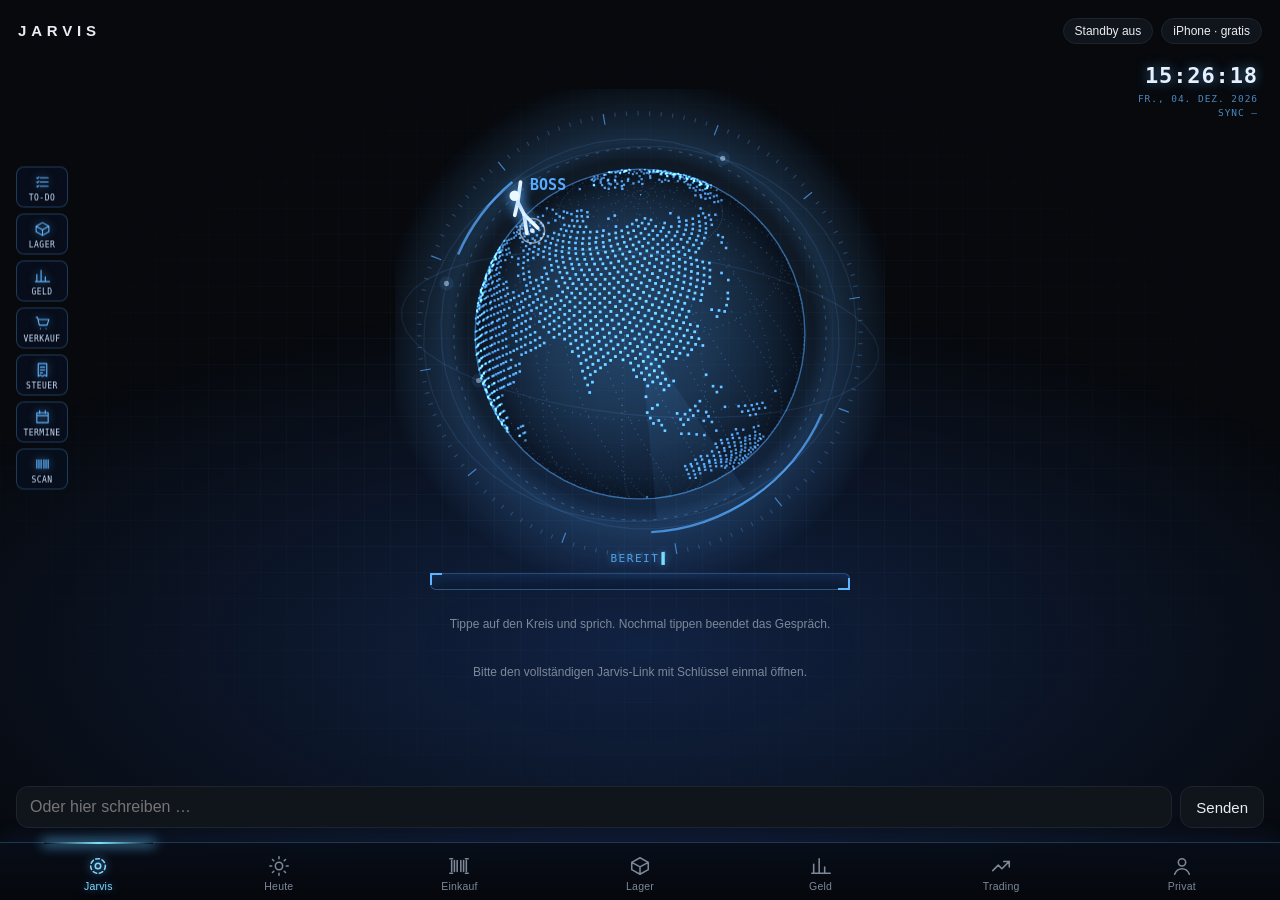
<file: vorschau.html>
<!doctype html>
<html lang="de">
<head>
<meta charset="utf-8">
<meta name="viewport" content="width=device-width, initial-scale=1, viewport-fit=cover, user-scalable=no">
<meta name="apple-mobile-web-app-capable" content="yes">
<meta name="mobile-web-app-capable" content="yes">
<meta name="apple-mobile-web-app-status-bar-style" content="black-translucent">
<meta name="apple-mobile-web-app-title" content="Jarvis">
<meta name="theme-color" content="#07090d">
<link rel="apple-touch-icon" href="icon-180.png">
<link rel="icon" href="icon-180.png">
<link rel="manifest" href="manifest.json">
<title>Jarvis</title>
<style>
  :root {
    --bg: #07090d;
    --panel: #10141b;
    --line: #1d2430;
    --text: #e8edf4;
    --muted: #7d8898;
    --accent: #4fd1c5;
    --think: #f6c26b;
    --speak: #7aa2ff;
    color-scheme: dark;
  }
  * { box-sizing: border-box; -webkit-tap-highlight-color: transparent; }
  html, body { margin: 0; height: 100%; background: var(--bg); color: var(--text);
    font: 16px/1.45 -apple-system, BlinkMacSystemFont, "SF Pro Text", "Segoe UI", Roboto, sans-serif; }
  body { display: flex; flex-direction: column; padding: env(safe-area-inset-top) 16px env(safe-area-inset-bottom); }
  header { display: flex; align-items: center; justify-content: space-between; padding: 18px 2px 8px; gap: 12px; }
  header h1 { font-size: 15px; letter-spacing: .32em; font-weight: 600; margin: 0; }
  .voice { display: flex; align-items: center; gap: 8px; font-size: 12px; color: var(--muted); }
  .voice button { background: var(--panel); border: 1px solid var(--line); color: var(--text); border-radius: 999px;
    padding: 5px 11px; font-size: 12px; }
  .voice button:focus-visible, button:focus-visible, input:focus-visible { outline: 2px solid var(--accent); outline-offset: 2px; }
  #log { flex: 1; overflow-y: auto; padding: 8px 0 12px; display: flex; flex-direction: column; gap: 10px; min-height: 0; }
  .msg { max-width: 86%; padding: 10px 13px; border-radius: 16px; font-size: 15px; white-space: pre-wrap; word-wrap: break-word; }
  .me { align-self: flex-end; background: #1a2230; border-bottom-right-radius: 5px; }
  .jv { align-self: flex-start; background: var(--panel); border: 1px solid var(--line); border-bottom-left-radius: 5px; }
  .sys { align-self: center; color: var(--muted); font-size: 12px; text-align: center; max-width: 92%; }
  .live { opacity: .6; font-style: italic; }
  #stage { display: flex; flex-direction: column; align-items: center; gap: 6px; padding: 4px 0 12px; }
  #v-chat::before { content: ""; position: fixed; inset: 0; pointer-events: none; z-index: 0; background: radial-gradient(90% 55% at 50% 72%, rgba(40, 92, 190, .30), rgba(7, 9, 13, 0) 70%); }
  #v-chat > * { position: relative; z-index: 1; }
  #orb { width: min(84vw, 360px); height: min(84vw, 360px); touch-action: none; border-radius: 50%; border: 0; cursor: pointer; position: relative; background: transparent; padding: 0;
    transition: transform .15s ease; -webkit-tap-highlight-color: transparent; }
  #orb:active { transform: none; }
  #orb canvas { width: 100%; height: 100%; display: block; pointer-events: none; }
  #status { font-size: 13px; color: var(--muted); min-height: 18px; text-align: center; }
  form { display: flex; gap: 8px; padding-bottom: 14px; }
  input { flex: 1; min-width: 0; background: var(--panel); border: 1px solid var(--line); color: var(--text);
    border-radius: 12px; padding: 11px 13px; font-size: 16px; outline: none; }
  button.send { background: var(--panel); color: var(--text); border: 1px solid var(--line); border-radius: 12px; padding: 0 15px; font-size: 15px; }

  /* ---------- Ansichten & Navigation ---------- */
  body { padding-bottom: 0; }
  .view { flex: 1; min-height: 0; display: none; flex-direction: column; }
  .view.on { display: flex; }
  .scroll { flex: 1; min-height: 0; overflow-y: auto; padding: 4px 0 18px; -webkit-overflow-scrolling: touch; }
  nav.tabs { display: flex; border-top: 1px solid var(--line); margin: 0 -16px; padding: 6px 8px calc(6px + env(safe-area-inset-bottom)); background: var(--bg); }
  nav.tabs button { flex: 1; min-width: 0; background: none; border: 0; color: var(--muted); font-size: 10.5px; letter-spacing: .02em; padding: 6px 0 2px; display: flex; flex-direction: column; align-items: center; gap: 3px; }
  nav.tabs button svg { width: 22px; height: 22px; stroke: currentColor; fill: none; stroke-width: 1.7; stroke-linecap: round; stroke-linejoin: round; }
  nav.tabs button[aria-selected="true"] { color: var(--accent); }

  /* ---------- Übersicht ---------- */
  .hello { display: flex; justify-content: space-between; align-items: flex-end; gap: 10px; margin: 2px 0 14px; }
  .hello h2 { margin: 0; font-size: 22px; font-weight: 600; letter-spacing: -.01em; }
  .hello p { margin: 2px 0 0; color: var(--muted); font-size: 13px; }
  .wx { text-align: right; font-size: 13px; color: var(--muted); white-space: nowrap; }
  .wx b { display: block; color: var(--text); font-size: 20px; font-weight: 600; }
  .kpis { display: grid; grid-template-columns: repeat(2, minmax(0, 1fr)); gap: 10px; margin-bottom: 12px; }
  .kpi { background: var(--panel); border: 1px solid var(--line); border-radius: 14px; padding: 12px 13px; min-width: 0; }
  .kpi span { display: block; font-size: 12px; color: var(--muted); }
  .kpi b { display: block; font-size: 21px; font-weight: 600; margin-top: 2px; font-variant-numeric: tabular-nums; white-space: nowrap; overflow: hidden; text-overflow: ellipsis; }
  .kpi small { font-size: 12px; color: var(--muted); }
  .card { background: var(--panel); border: 1px solid var(--line); border-radius: 14px; padding: 13px 13px 12px; margin-bottom: 12px; }
  .card h3 { margin: 0 0 10px; font-size: 13px; font-weight: 600; color: var(--muted); letter-spacing: .06em; text-transform: uppercase; display: flex; justify-content: space-between; align-items: baseline; gap: 8px; }
  .card h3 em { font-style: normal; text-transform: none; letter-spacing: 0; color: var(--text); font-size: 14px; font-variant-numeric: tabular-nums; }
  .chart { width: 100%; height: 150px; display: block; }
  .chart .bar { fill: var(--accent); }
  .chart .bar.zero { fill: var(--line); }
  .chart .bar.alt { fill: var(--speak); }
  .chart text { fill: var(--muted); font-size: 10px; }
  .chart .grid { stroke: var(--line); stroke-width: 1; }
  .tip { font-size: 12px; color: var(--muted); min-height: 16px; margin-top: 4px; font-variant-numeric: tabular-nums; }
  ul.list { list-style: none; margin: 0; padding: 0; }
  ul.list li { display: flex; gap: 10px; align-items: flex-start; padding: 9px 0; border-top: 1px solid var(--line); font-size: 14px; }
  ul.list li:first-child { border-top: 0; padding-top: 2px; }
  ul.list .main { flex: 1; min-width: 0; }
  ul.list .main div { overflow: hidden; text-overflow: ellipsis; }
  ul.list .sub { color: var(--muted); font-size: 12px; }
  ul.list .val { white-space: nowrap; font-variant-numeric: tabular-nums; }
  .chk { width: 22px; height: 22px; flex: none; border-radius: 7px; border: 1.5px solid #3a4656; background: none; margin-top: 1px; padding: 0; }
  .chk:active { background: var(--accent); }
  .late { color: #ff8a7a; }
  .tag { font-size: 11px; color: var(--muted); border: 1px solid var(--line); border-radius: 999px; padding: 1px 7px; margin-left: 6px; }
  .empty { color: var(--muted); font-size: 13px; }
  .daybadge { flex: none; width: 42px; text-align: center; border-radius: 9px; background: #151b24; padding: 4px 0; line-height: 1.1; }
  .daybadge b { display: block; font-size: 16px; }
  .daybadge span { font-size: 10px; color: var(--muted); text-transform: uppercase; }
  .bar-row { display: flex; align-items: center; justify-content: space-between; gap: 10px; color: var(--muted); font-size: 12px; margin: -4px 0 12px; }
  .bar-row button { background: var(--panel); border: 1px solid var(--line); color: var(--text); border-radius: 999px; padding: 5px 12px; font-size: 12px; }

  /* ---------- Zukunfts-Look für alle Tabs (gleiche Bedienung, nur anderes Aussehen) ---------- */
  :root { --hud: #5fb4ff; --hud-dim: rgba(95,180,255,.28); --glas: linear-gradient(180deg, rgba(16,34,64,.55), rgba(8,13,24,.85)); }
  .view:not(#v-chat)::before { content: ""; position: fixed; inset: 0; pointer-events: none; z-index: 0;
    background: radial-gradient(80% 45% at 50% 0%, rgba(40,92,190,.22), rgba(7,9,13,0) 70%),
      repeating-linear-gradient(0deg, rgba(95,180,255,.035) 0 1px, transparent 1px 34px), repeating-linear-gradient(90deg, rgba(95,180,255,.035) 0 1px, transparent 1px 34px); }
  .view:not(#v-chat) > * { position: relative; z-index: 1; }
  .view:not(#v-chat) .card:not(.tr-card), .view:not(#v-chat) .kpi { background: var(--glas); border: 1px solid var(--hud-dim); border-radius: 8px; position: relative;
    box-shadow: 0 0 22px rgba(60,140,255,.08) inset, 0 0 14px rgba(60,140,255,.06); }
  .view:not(#v-chat) .card:not(.tr-card)::before, .view:not(#v-chat) .card:not(.tr-card)::after, .view:not(#v-chat) .kpi::before, .view:not(#v-chat) .kpi::after { content: ""; position: absolute; width: 11px; height: 11px; border: 0 solid var(--hud); pointer-events: none; }
  .view:not(#v-chat) .card:not(.tr-card)::before, .view:not(#v-chat) .kpi::before { top: -1px; left: -1px; border-top-width: 2px; border-left-width: 2px; border-top-left-radius: 8px; }
  .view:not(#v-chat) .card:not(.tr-card)::after, .view:not(#v-chat) .kpi::after { bottom: -1px; right: -1px; border-bottom-width: 2px; border-right-width: 2px; border-bottom-right-radius: 8px; }
  .view:not(#v-chat) .card h3 { color: #9fd0ff; font-family: ui-monospace, "SF Mono", Menlo, Consolas, monospace; font-size: 12.5px; letter-spacing: .14em; text-shadow: 0 0 8px rgba(95,180,255,.35); }
  .view:not(#v-chat) .kpi span { font-family: ui-monospace, "SF Mono", Menlo, Consolas, monospace; letter-spacing: .08em; text-transform: uppercase; font-size: 11px; color: #8fb8e6; }
  .view:not(#v-chat) .kpi b, .ea-kpi b, .wk b { font-family: ui-monospace, "SF Mono", Menlo, Consolas, monospace; letter-spacing: -.01em; color: #eaf4ff; text-shadow: 0 0 10px rgba(95,180,255,.25); }
  .view:not(#v-chat) .seg button[aria-pressed="true"] { box-shadow: 0 0 12px rgba(79,209,197,.45); }
  .view:not(#v-chat) ul.list li { border-color: rgba(95,180,255,.14); }
  nav.tabs { background: linear-gradient(180deg, rgba(8,14,26,.92), #05070b); border-top: 1px solid var(--hud-dim); box-shadow: 0 -6px 20px rgba(40,92,190,.12); }
  nav.tabs button[aria-selected="true"] { color: #7fd8ff; text-shadow: 0 0 8px rgba(95,180,255,.6); }
  nav.tabs button[aria-selected="true"] svg { filter: drop-shadow(0 0 5px rgba(95,180,255,.8)); }
  @media (prefers-reduced-motion: no-preference) { .view.on:not(#v-chat) .card, .view.on:not(#v-chat) .kpi { animation: hudAuf .35s ease both; } }
  @keyframes hudAuf { from { opacity: .4; transform: translateY(6px); } to { opacity: 1; transform: none; } }

  /* ---------- Einnahmen & Ausgaben ---------- */
  #card-ea .ab-top { flex-wrap: wrap; gap: 8px; }
  .ea-nav { justify-content: center; margin: 4px 0 10px; }
  .ea-kpi { display: flex; gap: 22px; margin: 2px 0 10px; }
  .ea-kpi span { display: block; font-size: 13px; color: var(--muted); }
  .ea-kpi b { font-size: 22px; font-variant-numeric: tabular-nums; }
  #c-ea { height: 190px; touch-action: pan-y; }
  #c-ea .e { fill: #34c759; } #c-ea .a { fill: #ff453a; } #c-ea .dim { opacity: .3; }
  #c-ea .le { stroke: #34c759; } #c-ea .la { stroke: #ff453a; } #c-ea .le, #c-ea .la { fill: none; stroke-width: 2.5; stroke-linejoin: round; }
  #c-ea .pe { fill: #34c759; } #c-ea .pa { fill: #ff453a; }
  #c-ea .gh { stroke: rgba(255,255,255,.12); stroke-width: 1; } #c-ea .gv { stroke: rgba(255,255,255,.14); stroke-width: 1; stroke-dasharray: 3 4; }
  #c-ea .band { fill: rgba(95,180,255,.08); } #c-ea .cur { stroke: rgba(255,255,255,.5); stroke-width: 1; }
  #c-ea text { fill: var(--muted); font-size: 10.5px; }
  .ea-typ { margin: 6px 0 4px; }
  .ea-diff { display: flex; justify-content: flex-end; align-items: baseline; gap: 12px; border-top: 1px solid var(--line); margin-top: 10px; padding-top: 10px; }
  .ea-diff span { color: var(--muted); font-size: 15px; } .ea-diff b { font-size: 19px; font-variant-numeric: tabular-nums; }
  #ea-punkt { margin-left: auto; color: var(--text); font-variant-numeric: tabular-nums; }
  .ea-leg { font-size: 11.5px; color: var(--muted); display: flex; gap: 12px; align-items: center; margin: 2px 0 6px; }
  .ea-leg i { display: inline-block; width: 9px; height: 9px; border-radius: 2px; margin-right: -6px; } .ea-leg i.e { background: #34c759; } .ea-leg i.a { background: #ff453a; }

  /* ---------- Kurs-Detail ---------- */
  li.kurs { cursor: pointer; }
  .ks-h b { display: block; font-size: 18px; } .ks-h span { color: var(--muted); font-size: 12px; }
  .ks-preis { font-size: 30px; font-weight: 600; margin: 6px 0 8px; font-variant-numeric: tabular-nums; }
  .ks-chart { min-height: 340px; margin: 0 -6px; }
  .ks-alarm h4 { margin: 14px 0 6px; font-size: 14px; }
  .ks-form { display: flex; gap: 8px; margin-top: 8px; }
  .ks-form select, .ks-form input { flex: 1; min-width: 0; background: var(--bg); border: 1px solid var(--line); color: var(--text); border-radius: 10px; padding: 9px 10px; font-size: 15px; }

  /* ---------- Privat ---------- */
  .pv-add { display: flex; gap: 8px; margin-top: 10px; }
  .pv-add input { flex: 1; min-width: 0; background: var(--bg); border: 1px solid var(--line); color: var(--text); border-radius: 10px; padding: 9px 10px; font-size: 15px; }
  .pv-add input[type="date"] { flex: 0 0 132px; }
  .pv-add .btn { padding: 9px 14px; }
  .pv-tab { width: 100%; border-collapse: collapse; font-size: 13.5px; font-variant-numeric: tabular-nums; }
  .pv-tab th { text-align: right; font-weight: 500; color: var(--muted); font-size: 11.5px; padding: 0 0 6px; }
  .pv-tab th:first-child, .pv-tab td:first-child { text-align: left; }
  .pv-tab td { text-align: right; padding: 7px 0; border-top: 1px solid var(--line); }
  .pv-tab td small { display: block; color: var(--muted); font-size: 11px; }
  .pv-tab tr.sum td { font-weight: 600; }
  #pv-notiz { width: 100%; background: var(--bg); border: 1px solid var(--line); color: var(--text); border-radius: 10px; padding: 10px; font: inherit; font-size: 15px; resize: vertical; }

  /* ---------- Trading ---------- */
  .seg { display: flex; gap: 6px; margin-bottom: 10px; flex-wrap: wrap; }
  .seg button { background: var(--panel); border: 1px solid var(--line); color: var(--muted); border-radius: 999px; padding: 6px 12px; font-size: 13px; }
  .seg button[aria-pressed="true"] { color: var(--bg); background: var(--accent); border-color: var(--accent); }
  .tv { min-height: 120px; }
  .note { font-size: 12px; color: var(--muted); margin: 0 0 12px; }

  /* ---------- Depot-Diagramme ---------- */
  #dp-charts { margin: 10px 0 4px; }
  #dp-charts .seg { margin: 0 0 6px; }
  /* Depot im Trade-Republic-Stil */
  .tr-card { background: #000; border-color: #000; overflow: hidden; }
  .tr-lbl { color: #8a8a8e; font-size: 15px; font-weight: 600; display: flex; justify-content: space-between; gap: 8px; }
  .tr-lbl em { font-style: normal; font-weight: 500; font-size: 12px; text-align: right; }
  .tr-kopf { display: flex; align-items: baseline; gap: 12px; flex-wrap: wrap; margin-top: 4px; }
  .tr-wert { font-size: 30px; font-weight: 700; letter-spacing: -.01em; font-variant-numeric: tabular-nums; color: #fff; }
  .tr-chg { font-size: 16px; font-weight: 700; font-variant-numeric: tabular-nums; color: #fff; }
  .tr-chg small { display: block; color: #8a8a8e; font-weight: 500; font-size: 12px; }
  .tr-sub { font-size: 12px; color: #8a8a8e; min-height: 16px; }
  .tr-chart { width: calc(100% + 32px); height: 240px; display: block; margin: 8px -16px 4px; touch-action: none; cursor: crosshair; overflow: visible; }
  .tr-chart .ln { fill: none; stroke-width: 3; stroke-linejoin: round; stroke-linecap: round; }
  .tr-chart .base { stroke: rgba(255,255,255,.45); stroke-width: 2; stroke-dasharray: 0 7; stroke-linecap: round; }
  .tr-chart .glow { opacity: .25; transform-box: fill-box; transform-origin: center; animation: trPuls 1.8s ease-out infinite; }
  @keyframes trPuls { 0% { transform: scale(.6); opacity: .45; } 100% { transform: scale(2.2); opacity: 0; } }
  .tr-chart .cur { stroke: rgba(255,255,255,.45); stroke-width: 1; }
  .tr-chart text { fill: var(--muted); font-size: 11px; }
  @media (prefers-reduced-motion: reduce) { .tr-chart .glow { animation: none; } }
  .tr-seg { display: flex; gap: 22px; margin: 22px 0 6px; }
  .tr-seg button { background: none; border: 0; color: #6e6e73; font-weight: 700; font-size: 16px; padding: 4px 0; font-family: inherit; }
  .tr-seg button[aria-pressed="true"] { color: #fff; }
  /* Positionen wie bei Trade Republic */
  #depot li.kurs .tr-pos-w { color: #8a8a8e; font-size: 13.5px; margin-top: 2px; }
  #depot li.kurs .tr-pos-p { font-weight: 700; font-size: 16px; font-variant-numeric: tabular-nums; white-space: nowrap; }
  #depot li.kurs .tr-pos-p.up { color: #34c759; } #depot li.kurs .tr-pos-p.down { color: #ff453a; }
  #c-dp-verlauf .ln-alt { fill: none; stroke: var(--accent); stroke-width: 2; }
  #c-dp-verlauf .ein { fill: none; stroke: #ff9f6b; stroke-width: 1.4; stroke-dasharray: 4 3; }
  #c-dp-verlauf .ar { fill: url(#dpg); }
  #c-dp-verlauf .pt { fill: var(--accent); }
  .dp-split { display: flex; gap: 12px; align-items: center; margin-top: 10px; }
  .dp-split svg { width: 112px; height: 112px; flex: none; }
  .dp-split ul { list-style: none; margin: 0; padding: 0; flex: 1; min-width: 0; font-size: 12.5px; }
  .dp-split li { display: flex; gap: 6px; align-items: center; padding: 2px 0; }
  .dp-split li i { width: 9px; height: 9px; border-radius: 3px; flex: none; }
  .dp-split li span { flex: 1; min-width: 0; overflow: hidden; text-overflow: ellipsis; white-space: nowrap; }
  .dp-split li b { font-weight: 500; font-variant-numeric: tabular-nums; color: var(--muted); }
  .dp-gv { margin-top: 12px; }
  .dp-gv .r { display: grid; grid-template-columns: minmax(0, 38%) 1fr auto; gap: 8px; align-items: center; font-size: 12.5px; padding: 3px 0; }
  .dp-gv .r span { overflow: hidden; text-overflow: ellipsis; white-space: nowrap; }
  .dp-gv .r .b { height: 10px; border-radius: 5px; position: relative; background: var(--line); }
  .dp-gv .r .b i { position: absolute; top: 0; bottom: 0; border-radius: 5px; }
  .dp-gv .r b { font-weight: 600; font-variant-numeric: tabular-nums; min-width: 70px; text-align: right; }
  .dp-h { font-size: 11px; letter-spacing: .08em; color: var(--muted); margin: 12px 0 4px; text-transform: uppercase; }

  /* ---------- Briefing, Verlauf, Depot ---------- */
  .brief { border-color: #24414a; background: linear-gradient(180deg, #0f1a1f, var(--panel)); }
  .brief ul { list-style: none; margin: 0; padding: 0; }
  .brief li { display: flex; gap: 10px; padding: 6px 0; font-size: 14px; align-items: baseline; }
  .brief li i { font-style: normal; width: 18px; flex: none; text-align: center; }
  .brief li button { background: none; border: 0; padding: 0; color: inherit; font: inherit; text-align: left; cursor: pointer; }
  .pos, ul.list .pos { color: #5fd38d; } .neg, ul.list .neg { color: #ff7a7a; }
  .spark { width: 84px; height: 30px; flex: none; }
  .spark .e { stroke: var(--accent); fill: none; stroke-width: 1.6; }
  .spark .k { stroke: #ff9f6b; fill: none; stroke-width: 1.4; stroke-dasharray: 3 2; }
  .pipe-k { display: grid; grid-template-columns: repeat(6, 1fr); gap: 6px; margin-bottom: 10px; }
  .pipe-k div { background: var(--bg); border: 1px solid var(--line); border-radius: 10px; padding: 7px 2px; text-align: center; }
  .pipe-k b { display: block; font-size: 16px; font-variant-numeric: tabular-nums; }
  .pipe-k b small { font-size: 11px; color: var(--muted); font-weight: 400; }
  .pipe-k span { display: block; font-size: 9px; color: var(--muted); letter-spacing: .06em; text-transform: uppercase; margin-top: 2px; }
  .pipe-k div.bad { border-color: #ff7a7a; }
  .pdots { display: flex; gap: 4px; flex: none; align-self: center; }
  .pdots i { width: 10px; height: 10px; border-radius: 50%; background: #3a4352; display: block; }
  .pdots i.ok { background: var(--accent); } .pdots i.offen, .pdots i.entwurf { background: #f6c26b; } .pdots i.fehlt { background: #ff7a7a; } .pdots i.storno { background: #ff7a7a; opacity: .5; }
  .lg-q { width: 100%; background: var(--bg); border: 1px solid var(--line); color: var(--text); border-radius: 10px; padding: 9px 12px; font-size: 15px; margin-bottom: 8px; }
  .tags { margin-top: 4px; display: flex; flex-wrap: wrap; gap: 4px; }
  .tags .tag { margin-left: 0; }
  .tag.warn { color: #f6c26b; border-color: #6b5a33; } .tag.bad { color: #ff7a7a; border-color: #6b3333; }
  #lg-seg { margin-bottom: 6px; }
  .kat { display: flex; gap: 6px; overflow-x: auto; margin: 0 -13px 10px; padding: 0 13px 2px; scrollbar-width: none; }
  .kat::-webkit-scrollbar { display: none; }
  .kat button { flex: none; background: var(--bg); border: 1px solid var(--line); color: var(--text); border-radius: 9px; padding: 6px 11px; font-size: 13px; }
  .kat button[aria-pressed="true"] { background: #2f6bff; border-color: #2f6bff; color: #fff; }
  .inv { display: grid; grid-template-columns: 1fr 1fr; gap: 8px; margin-bottom: 10px; }
  .inv div { background: var(--bg); border: 1px solid var(--line); border-radius: 12px; padding: 9px 11px; min-width: 0; }
  .inv span { display: block; font-size: 9.5px; letter-spacing: .08em; text-transform: uppercase; color: var(--muted); }
  .inv b { display: block; font-size: 19px; margin: 2px 0 1px; font-variant-numeric: tabular-nums; }
  .inv small { font-size: 11px; color: var(--muted); }
  .lg-bar { display: flex; gap: 8px; align-items: center; margin-bottom: 10px; }
  .lg-bar .seg { margin: 0; flex: 1; flex-wrap: nowrap; overflow-x: auto; scrollbar-width: none; }
  .lg-bar .seg button { white-space: nowrap; padding: 6px 10px; flex: none; }
  .lg-bar .seg::-webkit-scrollbar { display: none; }
  .lg-bar select { background: var(--bg); border: 1px solid var(--line); color: var(--text); border-radius: 9px; padding: 6px 8px; font-size: 13px; flex: none; }
  .grid { display: grid; grid-template-columns: repeat(2, minmax(0, 1fr)); gap: 10px; list-style: none; margin: 0; padding: 0; }
  @media (min-width: 560px) { .grid { grid-template-columns: repeat(3, minmax(0, 1fr)); } }
  .grid .empty { grid-column: 1 / -1; color: var(--muted); font-size: 14px; padding: 8px 0; }
  .pc { background: #11161e; border: 1px solid var(--line); border-radius: 14px; overflow: hidden; display: flex; flex-direction: column; min-width: 0; }
  .pc .im { position: relative; aspect-ratio: 1; background: #fff; display: flex; align-items: center; justify-content: center; }
  .pc .im img { width: 86%; height: 86%; object-fit: contain; }
  .pc .im .noimg { width: 42px; height: 42px; stroke: #b8c0cc; fill: none; stroke-width: 1.5; }
  .pc .st { position: absolute; top: 7px; right: 7px; background: rgba(12,16,22,.86); color: #e8edf3; font-size: 10.5px; font-weight: 600; border-radius: 999px; padding: 3px 8px 3px 6px; display: flex; align-items: center; gap: 4px; }
  .pc .st i { width: 6px; height: 6px; border-radius: 50%; background: #3ddc84; display: block; }
  .pc .st.b i { background: #f6c26b; }
  .pc .n { position: absolute; top: 7px; left: 7px; background: #2f6bff; color: #fff; font-size: 11px; font-weight: 700; border-radius: 999px; padding: 3px 8px; }
  .pc .bd { padding: 9px 10px 10px; display: flex; flex-direction: column; gap: 3px; flex: 1; }
  .pc .t { font-size: 13px; font-weight: 600; line-height: 1.3; display: -webkit-box; -webkit-line-clamp: 2; -webkit-box-orient: vertical; overflow: hidden; min-height: 2.6em; }
  .pc .m { font-size: 11px; color: var(--muted); white-space: nowrap; overflow: hidden; text-overflow: ellipsis; }
  .pc .p { display: flex; align-items: baseline; justify-content: space-between; gap: 6px; margin-top: auto; padding-top: 6px; border-top: 1px solid var(--line); }
  .pc .p b { font-size: 15px; font-variant-numeric: tabular-nums; }
  .pc .p small { font-size: 10.5px; color: var(--muted); white-space: nowrap; overflow: hidden; text-overflow: ellipsis; min-width: 0; }
  .pc .kl { font-size: 10.5px; color: var(--accent); white-space: nowrap; overflow: hidden; text-overflow: ellipsis; }
  .pc .tags { margin-top: 2px; }
  .pc .tag { font-size: 10px; padding: 1px 6px; }
  .pc { cursor: pointer; } .pc:active { transform: scale(.985); }
  .tag.good { color: #3ddc84; border-color: #1f5a3a; }
  .todo li { align-items: flex-start; cursor: pointer; }
  .todo .ic { width: 30px; height: 30px; flex: none; border-radius: 9px; display: flex; align-items: center; justify-content: center; font-size: 15px; background: var(--bg); border: 1px solid var(--line); }
  .todo .ic.rot { border-color: #6b3333; background: rgba(255,122,122,.08); } .todo .ic.gelb { border-color: #6b5a33; background: rgba(246,194,107,.08); } .todo .ic.gruen { border-color: #1f5a3a; background: rgba(61,220,132,.08); }
  .todo .go { color: var(--muted); font-size: 18px; align-self: center; padding-left: 4px; }
  .todo li.done { opacity: .35; }
  .ziel { display: flex; align-items: baseline; justify-content: space-between; gap: 8px; }
  .ziel b { font-size: 20px; font-variant-numeric: tabular-nums; }
  .ziel small { color: var(--muted); font-size: 12px; }
  div.bar { height: 10px; border-radius: 999px; background: var(--bg); border: 1px solid var(--line); overflow: hidden; margin: 8px 0 6px; position: relative; }
  div.bar i { display: block; height: 100%; background: linear-gradient(90deg, #2f6bff, var(--accent)); border-radius: 999px; }
  div.bar u { position: absolute; top: -2px; bottom: -2px; width: 2px; background: #f6c26b; }
  .ziel-form { display: flex; gap: 8px; margin-top: 8px; } .ziel-form input { flex: 1; } .ziel-form button, .btn { background: var(--accent); color: #04120f; border: 0; border-radius: 10px; padding: 9px 14px; font-size: 14px; font-weight: 600; }
  .btn.ghost { background: var(--bg); color: var(--text); border: 1px solid var(--line); font-weight: 500; }
  .rows { list-style: none; margin: 0; padding: 0; }
  .rows li { display: flex; justify-content: space-between; gap: 10px; padding: 8px 0; border-top: 1px solid var(--line); font-size: 14px; }
  .rows li:first-child { border-top: 0; }
  .rows li span { color: var(--muted); } .rows li b { font-variant-numeric: tabular-nums; white-space: nowrap; }
  .rows li.sum b { font-size: 17px; }
  .scan { position: relative; background: #000; border-radius: 14px; overflow: hidden; aspect-ratio: 4 / 3; margin-bottom: 10px; display: none; }
  .scan.on { display: block; }
  .scan video { width: 100%; height: 100%; object-fit: cover; display: block; }
  .scan .frame { position: absolute; left: 12%; right: 12%; top: 34%; bottom: 34%; border: 2px solid var(--accent); border-radius: 10px; box-shadow: 0 0 0 999px rgba(0,0,0,.35); }
  .scan .laser { position: absolute; left: 14%; right: 14%; top: 50%; height: 2px; background: #ff4d4d; box-shadow: 0 0 8px #ff4d4d; animation: laser 1.6s ease-in-out infinite; }
  @keyframes laser { 0%, 100% { transform: translateY(-28px); } 50% { transform: translateY(28px); } }
  .ean-row { display: flex; gap: 8px; } .ean-row input { flex: 1; min-width: 0; }
  .res-head { display: flex; gap: 12px; align-items: center; margin-bottom: 10px; }
  .res-head .im { width: 74px; height: 74px; flex: none; background: #fff; border-radius: 12px; display: flex; align-items: center; justify-content: center; overflow: hidden; }
  .res-head .im img { max-width: 90%; max-height: 90%; object-fit: contain; }
  .res-head b { font-size: 14px; line-height: 1.3; display: -webkit-box; -webkit-line-clamp: 3; -webkit-box-orient: vertical; overflow: hidden; }
  .ampel { border-radius: 12px; padding: 12px; margin: 10px 0; border: 1px solid var(--line); }
  .ampel b { display: block; font-size: 17px; margin-bottom: 2px; } .ampel span { font-size: 13px; color: var(--muted); }
  .ampel.gruen { border-color: #1f5a3a; background: rgba(61,220,132,.08); } .ampel.gruen b { color: #3ddc84; }
  .ampel.gelb { border-color: #6b5a33; background: rgba(246,194,107,.08); } .ampel.gelb b { color: #f6c26b; }
  .ampel.rot { border-color: #6b3333; background: rgba(255,122,122,.08); } .ampel.rot b { color: #ff7a7a; }
  .fld { display: block; font-size: 12px; color: var(--muted); margin: 8px 0 4px; }
  .inp { width: 100%; background: var(--bg); border: 1px solid var(--line); color: var(--text); border-radius: 10px; padding: 10px 12px; font-size: 16px; }
  .plan { list-style: none; margin: 0 0 12px; padding: 0; }
  .plan li { display: flex; gap: 10px; padding: 9px 0; border-top: 1px solid var(--line); font-size: 13.5px; line-height: 1.4; }
  .plan li:first-child { border-top: 0; } .plan li i { font-style: normal; flex: none; }
  .foto-prev { max-width: 100%; max-height: 260px; border-radius: 12px; display: block; margin: 8px auto; }
  #sheet { position: fixed; inset: 0; z-index: 50; }
  #sheet .sh-bg { position: absolute; inset: 0; background: rgba(0,0,0,.6); }
  #sheet .sh { position: absolute; left: 0; right: 0; bottom: 0; max-height: 88vh; overflow-y: auto; background: var(--panel); border-top: 1px solid var(--line); border-radius: 20px 20px 0 0; padding: 14px 16px calc(18px + env(safe-area-inset-bottom)); animation: shUp .22s ease; }
  @keyframes shUp { from { transform: translateY(30px); opacity: 0; } to { transform: none; opacity: 1; } }
  #sheet .sh-x { position: absolute; top: 10px; right: 12px; width: 34px; height: 34px; border-radius: 50%; border: 1px solid var(--line); background: var(--bg); color: var(--text); font-size: 20px; line-height: 1; z-index: 2; }
  .sh-img { background: #fff; border-radius: 14px; height: 200px; display: flex; align-items: center; justify-content: center; margin: 4px 0 12px; }
  .sh-img img { max-width: 80%; max-height: 180px; object-fit: contain; }
  .sh h4 { margin: 0 0 4px; font-size: 16px; line-height: 1.3; padding-right: 36px; }
  .sh .m { color: var(--muted); font-size: 12px; margin-bottom: 12px; }
  .verdict { border-radius: 12px; padding: 11px 12px; margin-bottom: 12px; border: 1px solid var(--line); background: var(--bg); }
  .verdict b { display: block; font-size: 15px; margin-bottom: 3px; }
  .verdict span { font-size: 13px; color: var(--muted); }
  .verdict.good { border-color: #1f5a3a; background: rgba(61,220,132,.08); } .verdict.good b { color: #3ddc84; }
  .verdict.warn { border-color: #6b5a33; background: rgba(246,194,107,.07); } .verdict.warn b { color: #f6c26b; }
  .shg { display: grid; grid-template-columns: 1fr 1fr; gap: 8px; margin-bottom: 12px; }
  .shg div { background: var(--bg); border: 1px solid var(--line); border-radius: 10px; padding: 8px 10px; }
  .shg span { display: block; font-size: 10px; color: var(--muted); text-transform: uppercase; letter-spacing: .06em; }
  .shg b { font-size: 15px; font-variant-numeric: tabular-nums; }
  .sh svg.ln { width: 100%; height: 110px; display: block; }
  .legend { font-size: 11px; color: var(--muted); display: flex; gap: 12px; margin-top: 6px; }
  .legend b { display: inline-block; width: 14px; height: 2px; vertical-align: middle; margin-right: 4px; }
  .mini-form { display: grid; grid-template-columns: repeat(2, minmax(0, 1fr)); gap: 8px; margin-top: 10px; }
  .mini-form input, .mini-form select { width: 100%; min-width: 0; background: #0c1016; border: 1px solid var(--line); color: var(--text); border-radius: 10px; padding: 9px 10px; font-size: 16px; }
  .mini-form .full { grid-column: 1 / -1; }
  .mini-form button { grid-column: 1 / -1; background: var(--accent); color: #04231f; border: 0; border-radius: 10px; padding: 10px; font-size: 15px; font-weight: 600; }
  .mini-form button:disabled { opacity: .5; }
  details.add summary { cursor: pointer; color: var(--accent); font-size: 13px; margin-top: 8px; list-style: none; }
  details.add summary::-webkit-details-marker { display: none; }
  .del { background: none; border: 1px solid var(--line); color: var(--muted); border-radius: 8px; font-size: 12px; padding: 3px 8px; flex: none; }
  .del.sure { color: #ff7a7a; border-color: #ff7a7a; }
  .sumrow { display: flex; justify-content: space-between; gap: 10px; font-variant-numeric: tabular-nums; margin-bottom: 8px; }
  .sumrow b { font-size: 22px; font-weight: 600; }
  .sumrow > div { text-align: right; font-size: 13px; }
  li.meld .mtext { color: var(--muted); font-size: 13px; white-space: pre-wrap; display: -webkit-box; -webkit-line-clamp: 2; -webkit-box-orient: vertical; overflow: hidden; }
  li.meld.open .mtext { -webkit-line-clamp: unset; display: block; }
  li.meld.neu b::before { content: ''; display: inline-block; width: 7px; height: 7px; border-radius: 50%; background: var(--accent); margin-right: 6px; vertical-align: middle; }
  li.meld { cursor: pointer; }
  .sumrow > div:first-child, .sumrow > div:first-child div { text-align: left; }
  /* ---------- Jarvis-HUD ---------- */
  #v-chat { position: relative; --hud: #5fb4ff; overflow-x: hidden; }
  /* Menü links neben der Kugel, Kugel größer */
  #v-chat #stage { position: relative; }
  #stage .hud-tools { position: absolute; left: 0; top: 46%; transform: translateY(-50%); flex-direction: column; gap: 6px; z-index: 3; overflow: visible; padding: 0; margin: 0; }
  #stage .hud-tools button { flex: none; width: 52px; min-width: 0; padding: 6px 0 4px; font-size: 8px; background: rgba(8,16,30,.8); -webkit-backdrop-filter: blur(2px); backdrop-filter: blur(2px); }
  #stage .hud-tools svg { width: 17px; height: 17px; }
  #v-chat.hat-af #stage .hud-tools { position: static; transform: none; flex-direction: row; width: 100%; order: 3; }
  #v-chat.hat-af #stage .hud-tools button { flex: 1 0 46px; width: auto; }
  /* Fenster kommen aus der Kugel */
  @keyframes ausKugel { from { transform: translate(var(--dx, 0), var(--dy, 0)) scale(.06); opacity: .15; } 55% { opacity: 1; } to { transform: none; opacity: 1; } }
  #hudwin .hw.ausKugel { animation: ausKugel .42s cubic-bezier(.2,.8,.2,1); }
  @keyframes kugelGibt { 0% { filter: none; } 40% { filter: drop-shadow(0 0 28px rgba(95,180,255,.95)) brightness(1.25); } 100% { filter: none; } }
  #orb.gibt { animation: kugelGibt .5s ease; }
  @media (prefers-reduced-motion: reduce) { #hudwin .hw.ausKugel, #orb.gibt { animation: none; } }
  /* ===== Jarvis-Tab: Zukunfts-Effekte ===== */
  #jv-boot { position: absolute; inset: 0; z-index: 30; pointer-events: none; overflow: hidden; display: none; }
  #v-chat.boot #jv-boot { display: block; }
  #jv-boot .scan { position: absolute; left: -10%; right: -10%; height: 2px; top: 0; background: linear-gradient(90deg, transparent, #7fe3ff, #fff, #7fe3ff, transparent); box-shadow: 0 0 18px 4px rgba(95,200,255,.55); animation: jvScan 1.1s cubic-bezier(.5,0,.3,1) forwards; }
  #jv-boot .ring { position: absolute; left: 50%; top: 33%; width: 40px; height: 40px; margin: -20px 0 0 -20px; border: 2px solid rgba(127,227,255,.9); border-radius: 50%; animation: jvRing 1.2s ease-out forwards; }
  #jv-boot .ring.r2 { animation-delay: .18s; border-style: dashed; } #jv-boot .ring.r3 { animation-delay: .36s; border-width: 1px; }
  #jv-boot .txt { position: absolute; left: 16px; bottom: 26%; font: 600 11px/1.7 ui-monospace, Menlo, monospace; color: #8fe6ff; letter-spacing: .12em; text-shadow: 0 0 8px rgba(95,200,255,.8); white-space: pre; animation: jvFade 1.9s ease forwards; background: rgba(2,8,18,.88); border: 1px solid rgba(95,200,255,.4); padding: 8px 12px; border-radius: 6px; }
  #jv-boot .flash { position: absolute; inset: 0; background: radial-gradient(circle at 50% 33%, rgba(127,227,255,.35), transparent 60%); animation: jvFlash .9s ease-out forwards; }
  @keyframes jvScan { from { top: 0; opacity: 1; } 85% { opacity: 1; } to { top: 100%; opacity: 0; } }
  @keyframes jvRing { from { transform: scale(.2); opacity: 1; } to { transform: scale(14); opacity: 0; } }
  @keyframes jvFade { 0%, 75% { opacity: 1; } to { opacity: 0; } }
  @keyframes jvFlash { from { opacity: 1; } to { opacity: 0; } }
  #v-chat.boot #orb { animation: jvOrbIn .9s cubic-bezier(.2,.9,.2,1); }
  @keyframes jvOrbIn { from { transform: scale(.3) rotate(-25deg); opacity: 0; filter: brightness(3) blur(6px); } 60% { filter: brightness(1.6); } to { transform: none; opacity: 1; filter: none; } }
  #v-chat.boot #stage .hud-tools button { animation: jvTool .5s cubic-bezier(.2,.9,.2,1) backwards; }
  #v-chat.boot #stage .hud-tools button:nth-child(1) { animation-delay: .35s } #v-chat.boot #stage .hud-tools button:nth-child(2) { animation-delay: .42s } #v-chat.boot #stage .hud-tools button:nth-child(3) { animation-delay: .49s } #v-chat.boot #stage .hud-tools button:nth-child(4) { animation-delay: .56s } #v-chat.boot #stage .hud-tools button:nth-child(5) { animation-delay: .63s } #v-chat.boot #stage .hud-tools button:nth-child(6) { animation-delay: .7s } #v-chat.boot #stage .hud-tools button:nth-child(7) { animation-delay: .77s }
  @keyframes jvTool { from { transform: translateX(-60px) skewX(-20deg); opacity: 0; filter: brightness(3); } to { transform: none; opacity: 1; filter: none; } }
  #v-chat.boot .hud-top, #v-chat.boot .hud-fin, #v-chat.boot #form { animation: jvGlitch .7s steps(6) .2s backwards; }
  @keyframes jvGlitch { 0% { opacity: 0; transform: translateX(-6px); clip-path: inset(0 0 80% 0); } 30% { opacity: 1; transform: translateX(5px); clip-path: inset(40% 0 20% 0); } 60% { transform: translateX(-3px); clip-path: inset(10% 0 50% 0); } to { opacity: 1; transform: none; clip-path: inset(0); } }
  #stage .hud-tools button { position: relative; overflow: hidden; transition: box-shadow .2s, border-color .2s, color .2s; }
  #stage .hud-tools button::after { content: ""; position: absolute; left: 0; right: 0; top: -40%; height: 40%; background: linear-gradient(180deg, transparent, rgba(127,227,255,.35), transparent); animation: jvToolScan 3.2s linear infinite; pointer-events: none; }
  #stage .hud-tools button:nth-child(2n)::after { animation-delay: 1.1s } #stage .hud-tools button:nth-child(3n)::after { animation-delay: 2.1s }
  @keyframes jvToolScan { from { top: -40%; } 30%, to { top: 120%; } }
  #stage .hud-tools button:active { box-shadow: 0 0 18px rgba(95,200,255,.8); border-color: #7fe3ff; color: #fff; }
  #orb.speaking canvas { animation: jvSchweb 2.4s ease-in-out infinite; }
  #orb.thinking canvas { animation: jvDenk 1.6s ease-in-out infinite; }
  @keyframes jvSchweb { 0%, 100% { transform: translateY(0) scale(1); } 50% { transform: translateY(-6px) scale(1.015); } }
  @keyframes jvDenk { 0%, 100% { filter: brightness(1); } 50% { filter: brightness(1.25); } }
  #status { font-family: ui-monospace, "SF Mono", Menlo, monospace; letter-spacing: .08em; text-shadow: 0 0 8px rgba(95,200,255,.5); }
  #status::after { content: "▌"; margin-left: 2px; animation: jvBlink 1s steps(2) infinite; color: #7fe3ff; }
  @keyframes jvBlink { 50% { opacity: 0; } }
  /* Fenster: Hologramm auf und zu */
  #hudwin .hw .hw-scan { position: absolute; left: 0; right: 0; top: 0; height: 3px; background: linear-gradient(90deg, transparent, #9fefff, transparent); box-shadow: 0 0 14px 3px rgba(127,227,255,.6); opacity: 0; pointer-events: none; z-index: 2; }
  #hudwin .hw.ausKugel .hw-scan { animation: jvHwScan .7s .25s ease-out; }
  #hudwin .hw.ausKugel #hw-body { animation: jvHolo .7s .2s steps(8) backwards; }
  @keyframes jvHwScan { from { top: 0; opacity: 1; } to { top: 100%; opacity: 0; } }
  @keyframes jvHolo { from { clip-path: inset(0 0 100% 0); opacity: .3; filter: hue-rotate(40deg) brightness(2); } to { clip-path: inset(0); opacity: 1; filter: none; } }
  #hudwin.zu .hw { animation: jvHwZu .26s cubic-bezier(.6,0,.8,.4) forwards; } #hudwin.zu .hw-bg { animation: jvFade .26s forwards; }
  @keyframes jvHwZu { to { transform: translate(var(--dx, 0), var(--dy, 0)) scale(.05); opacity: 0; filter: brightness(3); } }
  /* Fußleiste: leuchtender Schieber + Jarvis-Icon lebt */
  nav.tabs { position: relative; }
  #nav-ind { position: absolute; top: -1px; height: 2px; left: 0; width: 40px; background: linear-gradient(90deg, transparent, #7fe3ff, transparent); box-shadow: 0 0 12px 2px rgba(95,200,255,.7); transition: transform .35s cubic-bezier(.3,1.4,.5,1), width .35s; pointer-events: none; }
  nav.tabs button[data-v="v-chat"] svg circle:first-child { stroke-dasharray: 4 3; transform-origin: 12px 12px; animation: jvDreh 6s linear infinite; }
  nav.tabs.spricht button[data-v="v-chat"] svg { animation: jvPuls .5s ease-in-out infinite alternate; }
  nav.tabs.spricht button[data-v="v-chat"] svg circle:first-child { animation-duration: 1.2s; }
  @keyframes jvDreh { to { transform: rotate(360deg); } }
  @keyframes jvPuls { from { transform: scale(1); } to { transform: scale(1.25); filter: drop-shadow(0 0 8px #7fe3ff); } }
  nav.tabs button { transition: color .25s, transform .2s; } nav.tabs button:active { transform: scale(.9); }
  @media (prefers-reduced-motion: reduce) { #v-chat.boot *, #jv-boot *, #orb canvas, nav.tabs svg, nav.tabs svg circle, #stage .hud-tools button::after, #hudwin .hw * { animation: none !important; } }

  #v-chat::after { content: ""; position: fixed; inset: 0; pointer-events: none; z-index: 0; opacity: .55;
    background-image: linear-gradient(rgba(95,180,255,.07) 1px, transparent 1px), linear-gradient(90deg, rgba(95,180,255,.07) 1px, transparent 1px);
    background-size: 26px 26px; -webkit-mask-image: radial-gradient(75% 60% at 50% 45%, #000 30%, transparent 85%); mask-image: radial-gradient(75% 60% at 50% 45%, #000 30%, transparent 85%); }
  #v-chat > .hud-cn { position: absolute; width: 16px; height: 16px; border: 0 solid rgba(95,180,255,.55); pointer-events: none; z-index: 1; }
  .hud-cn.tl { top: 0; left: 0; border-top-width: 1.5px; border-left-width: 1.5px; } .hud-cn.tr { top: 0; right: 0; border-top-width: 1.5px; border-right-width: 1.5px; }
  .hud-cn.bl { bottom: 62px; left: 0; border-bottom-width: 1.5px; border-left-width: 1.5px; } .hud-cn.br { bottom: 62px; right: 0; border-bottom-width: 1.5px; border-right-width: 1.5px; }
  .mono, .hud-top, .hud-fin, .hud-tools, #hudwin .hw-h { font-family: ui-monospace, "SF Mono", Menlo, Consolas, monospace; }
  .hud-top { display: flex; justify-content: space-between; align-items: flex-start; gap: 10px; padding: 8px 6px 0; }
  #hud-l { display: grid; gap: 3px; cursor: pointer; }
  #hud-l div { display: flex; gap: 8px; align-items: baseline; font-size: 11px; }
  #hud-l span { color: rgba(95,180,255,.7); width: 52px; letter-spacing: .08em; font-size: 9.5px; }
  #hud-l b { font-weight: 600; color: #dceaff; font-variant-numeric: tabular-nums; } #hud-l b.r { color: #ff8a7a; }
  .hud-r { text-align: right; }
  #hud-clock { display: block; font-size: 22px; font-weight: 600; color: #e6f1ff; letter-spacing: .04em; text-shadow: 0 0 12px rgba(95,180,255,.55); font-variant-numeric: tabular-nums; }
  .hud-r span { display: block; font-size: 9.5px; color: rgba(95,180,255,.75); letter-spacing: .1em; }
  #v-chat #stage { padding: 0 0 4px; }
  #v-chat #orb { width: min(110vw, 490px); height: min(110vw, 490px); margin: -30px 0 -34px; }
  #v-chat #status { font-family: ui-monospace, "SF Mono", Menlo, monospace; font-size: 11px; letter-spacing: .14em; text-transform: uppercase; color: rgba(95,180,255,.85); }
  .hud-fin { position: relative; margin: 0 auto 8px; width: min(100%, 420px); border: 1px solid rgba(95,180,255,.35); background: linear-gradient(180deg, rgba(20,45,90,.35), rgba(8,14,26,.6)); border-radius: 6px; padding: 8px 11px 7px; cursor: pointer; box-shadow: 0 0 18px rgba(60,140,255,.12) inset; }
  .hud-fin::before, .hud-fin::after { content: ""; position: absolute; width: 10px; height: 10px; border: 0 solid var(--hud); }
  .hud-fin::before { top: -1px; left: -1px; border-top-width: 2px; border-left-width: 2px; } .hud-fin::after { bottom: -1px; right: -1px; border-bottom-width: 2px; border-right-width: 2px; }
  .hf-a span, .hf-b span, .hf-c span { font-size: 9px; letter-spacing: .1em; color: rgba(95,180,255,.8); }
  .hf-a { display: flex; align-items: baseline; gap: 8px; flex-wrap: wrap; }
  .hf-a span { flex-basis: 100%; }
  .hf-a b { font-size: 24px; color: #fff; text-shadow: 0 0 14px rgba(95,180,255,.5); font-variant-numeric: tabular-nums; line-height: 1.1; }
  .hf-a small { color: var(--muted); font-size: 12px; }
  .hf-b { position: absolute; right: 11px; top: 8px; display: flex; gap: 14px; text-align: right; }
  .hf-b b { display: block; font-size: 13px; color: #dceaff; font-variant-numeric: tabular-nums; }
  .hf-bar { height: 4px; background: rgba(95,180,255,.12); border-radius: 2px; margin: 6px 0 4px; overflow: hidden; }
  .hf-bar i { display: block; height: 100%; background: linear-gradient(90deg, #2f6bff, #7fd0ff); box-shadow: 0 0 8px #5fb4ff; }
  .hf-c { display: flex; justify-content: space-between; }
  .hud-tools { display: flex; gap: 7px; overflow-x: auto; padding: 2px 1px 8px; scrollbar-width: none; margin: 0 -2px; }
  .hud-tools::-webkit-scrollbar { display: none; }
  .hud-tools button { flex: 1 0 58px; min-width: 58px; position: relative; background: rgba(12,22,40,.7); border: 1px solid rgba(95,180,255,.28); color: #cfe3ff; border-radius: 8px; padding: 7px 2px 5px; font-size: 9.5px; letter-spacing: .06em; display: flex; flex-direction: column; align-items: center; gap: 3px; font-family: inherit; }
  .hud-tools button:active { background: rgba(95,180,255,.18); }
  .hud-tools svg { width: 19px; height: 19px; stroke: var(--hud); fill: none; stroke-width: 1.6; stroke-linecap: round; stroke-linejoin: round; filter: drop-shadow(0 0 4px rgba(95,180,255,.6)); }
  .hud-tools sup { position: absolute; top: 3px; right: 5px; font-size: 9px; color: #ff9b8a; font-weight: 700; }
  #v-chat #log { min-height: 48px; }
  #hudwin { position: fixed; inset: 0; z-index: 45; display: flex; align-items: center; justify-content: center; padding: 16px; }
  #hudwin[hidden] { display: none; }
  #hudwin .hw-bg { position: absolute; inset: 0; background: rgba(2,6,14,.72); -webkit-backdrop-filter: blur(3px); backdrop-filter: blur(3px); }
  #hudwin .hw { position: relative; width: min(100%, 520px); max-height: 76vh; display: flex; flex-direction: column; background: linear-gradient(180deg, rgba(14,28,52,.97), rgba(7,11,20,.98)); border: 1px solid rgba(95,180,255,.45); border-radius: 8px; box-shadow: 0 0 40px rgba(60,140,255,.25); animation: hwIn .18s ease; }
  #hudwin .hw::before, #hudwin .hw::after { content: ""; position: absolute; width: 14px; height: 14px; border: 0 solid #7fc4ff; }
  #hudwin .hw::before { top: -2px; left: -2px; border-top-width: 2px; border-left-width: 2px; } #hudwin .hw::after { bottom: -2px; right: -2px; border-bottom-width: 2px; border-right-width: 2px; }
  @keyframes hwIn { from { transform: scale(.96); opacity: 0; } to { transform: none; opacity: 1; } }
  #hudwin .hw-h { display: flex; justify-content: space-between; align-items: center; padding: 10px 12px; border-bottom: 1px solid rgba(95,180,255,.2); color: #9fd0ff; font-size: 12px; letter-spacing: .14em; }
  #hudwin .hw-h button { background: none; border: 1px solid rgba(95,180,255,.35); color: #cfe3ff; border-radius: 6px; width: 30px; height: 28px; font-size: 18px; line-height: 1; }
  #hw-body { overflow-y: auto; padding: 8px 12px 4px; }
  #hw-body h5 { margin: 12px 0 4px; font-size: 11px; color: #9fd0ff; letter-spacing: .06em; font-weight: 600; }
  #hw-body .wi { flex: none; width: 20px; text-align: center; }
  #hw-body .go { color: var(--muted); align-self: center; }
  #hw-body li[data-i] { cursor: pointer; }
  .wk { display: grid; grid-template-columns: repeat(3, minmax(0, 1fr)); gap: 6px; margin: 4px 0 6px; }
  .wk div { border: 1px solid rgba(95,180,255,.22); border-radius: 6px; padding: 6px 8px; background: rgba(95,180,255,.05); min-width: 0; }
  .wk span { display: block; font-size: 9px; letter-spacing: .1em; color: rgba(95,180,255,.8); font-family: ui-monospace, Menlo, monospace; }
  .wk b { font-size: 14px; font-variant-numeric: tabular-nums; white-space: nowrap; }
  #hw-go { margin: 6px 12px 12px; background: rgba(95,180,255,.12); border: 1px solid rgba(95,180,255,.4); color: #dceaff; border-radius: 8px; padding: 10px; font-size: 14px; }
  .ab-top { display: flex; justify-content: space-between; align-items: center; gap: 8px; margin-bottom: 6px; }
  .ab-top .seg { margin: 0; flex-wrap: nowrap; }
  .ab-nav { display: flex; align-items: center; gap: 6px; font-size: 13px; white-space: nowrap; }
  .ab-nav button { background: var(--bg); border: 1px solid var(--line); color: var(--text); border-radius: 8px; width: 30px; height: 30px; font-size: 17px; line-height: 1; }
  .ab-nav button:disabled { opacity: .3; }
  .ab-k summary { cursor: pointer; list-style: none; } .ab-k summary::-webkit-details-marker { display: none; }
  .ab-k div { font-size: 12px; display: flex; justify-content: space-between; gap: 10px; padding-top: 3px; } .ab-k i { font-style: normal; }
  .rows li > span { min-width: 0; flex: 1; }
  .ab-h { margin: 14px 0 4px; font-size: 13px; color: var(--muted); letter-spacing: .06em; text-transform: uppercase; display: flex; justify-content: space-between; }
  .ab-h span { text-transform: none; letter-spacing: 0; }
  .ab-up { display: flex; align-items: center; gap: 10px; margin-top: 10px; }
  .ab-up .btn { cursor: pointer; } .ab-up span { font-size: 12px; color: var(--muted); }
  /* ---------- Claude-Aufträge im Jarvis-Tab ---------- */
  #auftraege { display: flex; flex-direction: column; gap: 6px; max-height: 28vh; overflow-y: auto; margin-bottom: 4px; }
  #v-chat > * { flex-shrink: 0; }
  #v-chat > #log { flex: 1 1 auto; min-height: 56px; }
  #v-chat.hat-af > #log { min-height: 0; }
  #v-chat.hat-af .af .t small { max-height: 4.6em; }
  #v-chat.hat-af #orb { width: min(52vw, 230px); height: min(52vw, 230px); margin: -8px 0 -10px; }
  #auftraege:empty { display: none; }
  .af { border: 1px solid rgba(95,180,255,.35); background: rgba(12,22,40,.75); border-radius: 8px; padding: 8px 10px; font-size: 13px; display: flex; gap: 8px; align-items: center; }
  .af .t { flex: 1; min-width: 0; }
  .af .t b { display: block; font-size: 10px; letter-spacing: .1em; color: #9fd0ff; font-family: ui-monospace, Menlo, monospace; font-weight: 600; }
  .af .t span { display: block; overflow: hidden; text-overflow: ellipsis; white-space: nowrap; color: #dceaff; }
  .af .t small { display: block; color: var(--muted); font-size: 12px; white-space: pre-wrap; max-height: 7.5em; overflow: auto; margin-top: 2px; }
  .af button { flex: none; border-radius: 7px; border: 1px solid rgba(95,180,255,.4); background: rgba(95,180,255,.1); color: #dceaff; font-size: 12px; padding: 6px 9px; }
  .af button.ja { background: #1f8f5a; border-color: #1f8f5a; color: #fff; }
  .af .spin { width: 14px; height: 14px; flex: none; border-radius: 50%; border: 2px solid rgba(95,180,255,.25); border-top-color: #7fc4ff; animation: afspin 1s linear infinite; }
  @keyframes afspin { to { transform: rotate(360deg); } }
  .af.frei { border-color: #b8923a; background: rgba(60,45,10,.55); flex-wrap: wrap; }
  .af.frei .t b { color: #f6c26b; }
  .af .btns { display: flex; gap: 6px; width: 100%; justify-content: flex-end; }
  .msg.cl { border-color: rgba(95,180,255,.45); }
</style>
</head>
<body>
<header>
  <h1>JARVIS</h1>
  <div class="voice"><button id="standbyBtn" type="button" aria-pressed="false">Standby aus</button><button id="voiceBtn" type="button">iPhone · gratis</button></div>
</header>
<section class="view" id="v-dash" aria-label="Heute">
  <div class="scroll" id="dash">
    <div class="hello"><div><h2 id="greet">Hallo, Boss</h2><p id="today"></p></div><div class="wx" id="wx"></div></div>
    <div class="bar-row"><span id="stand">Lade Daten …</span><span><button id="notifBtn" type="button" hidden>Push aktivieren</button> <button id="reload" type="button">Aktualisieren</button></span></div>
    <div class="card"><h3>Heute zu tun <em id="n-todo"></em></h3><ul class="list todo" id="todo"><li class="empty">Lade …</li></ul><div class="tip" id="todo-tip">Aus Kaufland, Lager, Lexware und deinen Aufgaben · Haken = für heute erledigt</div></div>
    <div class="card" id="card-ziel"><h3>Monatsziel <em id="ziel-m"></em></h3><div id="ziel"></div></div>
    <div class="kpis">
      <div class="kpi"><span>Heute</span><b id="k-heute">–</b><small id="k-heute-s"></small></div>
      <div class="kpi"><span>Letzte 7 Tage</span><b id="k-woche">–</b><small id="k-woche-s"></small></div>
    </div>
    <div class="card"><h3>Mitteilungen <em id="n-meld"></em></h3><ul class="list" id="meldungen"><li class="empty">Lade …</li></ul></div>
    <div class="card"><h3>Termine · 14 Tage</h3><ul class="list" id="termine"></ul></div>
    <div class="card"><h3>Letzte Verkäufe</h3><ul class="list" id="verkaeufe"></ul></div>
  </div>
</section>

<section class="view" id="v-einkauf" aria-label="Einkauf">
  <div class="scroll">
    <div class="card"><h3>Lohnt sich der Kauf?</h3>
      <div class="scan" id="scan"><video id="scan-v" playsinline muted></video><div class="frame"></div><div class="laser"></div></div>
      <button type="button" class="btn" id="scan-btn" style="width:100%;margin-bottom:10px">📷 Barcode scannen</button>
      <div class="ean-row"><input class="inp" id="ean-in" inputmode="numeric" placeholder="oder EAN eintippen" aria-label="EAN"><button type="button" class="btn ghost" id="ean-go">Prüfen</button></div>
      <div class="tip" id="scan-tip">Kamera auf den Strichcode halten – Jarvis sucht den Artikel auf Kaufland.</div>
    </div>
    <div class="card" id="ek-res" hidden></div>
    <div class="card"><h3>Zuletzt geprüft</h3><ul class="list" id="ek-hist"><li class="empty">Noch nichts gescannt.</li></ul></div>
  </div>
</section>

<section class="view" id="v-lager" aria-label="Lager">
  <div class="scroll">
    <div class="kpis">
      <div class="kpi"><span>Im Lager</span><b id="lg-stk">–</b><small id="lg-stk-s"></small></div>
      <div class="kpi"><span>Lagerwert (EK)</span><b id="lg-wert">–</b><small id="lg-wert-s"></small></div>
      <div class="kpi"><span>Bestellt</span><b id="lg-best">–</b><small id="lg-best-s"></small></div>
      <div class="kpi"><span>Zu erledigen</span><b id="lg-todo">–</b><small id="lg-todo-s"></small></div>
    </div>
    <div class="card" id="card-pipe"><h3>Bestell-Pipeline <em id="pp-info"></em></h3>
      <div class="pipe-k" id="pp-k"></div>
      <ul class="list" id="pipeline"><li class="empty">Lade …</li></ul>
      <div class="legend"><span><b style="background:var(--accent)"></b>erledigt</span><span><b style="background:#f6c26b"></b>offen / Entwurf</span><span><b style="background:#ff7a7a"></b>hängt</span><span><b style="background:#3a4352"></b>später</span></div></div>
    <div class="card"><h3>Lagerbestand <em id="lagerstand"></em></h3>
      <div class="kat" id="lg-kat" role="group" aria-label="Kategorien"></div>
      <div class="inv"><div><span>Inventarwert (brutto)</span><b id="inv-b">–</b><small id="inv-bs"></small></div><div><span>Inventarwert (netto)</span><b id="inv-n">–</b><small id="inv-ns"></small></div></div>
      <input type="search" id="lg-q" class="lg-q" placeholder="Suchen (Artikel, EAN, Händler …)" autocomplete="off" aria-label="Lager durchsuchen">
      <div class="lg-bar"><div class="seg" id="lg-seg"><button type="button" data-f="alle" aria-pressed="true">Alle</button><button type="button" data-f="IM_LAGER" aria-pressed="false">Im Lager</button><button type="button" data-f="BESTELLT" aria-pressed="false">Bestellt</button><button type="button" data-f="luft" aria-pressed="false">Zu günstig?</button><button type="button" data-f="lh" aria-pressed="false">Ladenhüter</button><button type="button" data-f="todo" aria-pressed="false">To-do</button></div>
        <select id="lg-sort" aria-label="Sortieren"><option value="datum">Lieferdatum</option><option value="wert">Wert</option><option value="name">Name</option></select></div>
      <ul class="grid" id="lager"></ul><div class="tip" id="lg-tip">Aus neXus (Sync abends 22:30) · Kaufland-Preise live</div></div>
  </div>
</section>

<section class="view" id="v-geld" aria-label="Geld">
  <div class="scroll">
    <div class="kpis">
      <div class="kpi"><span>Gewinn diesen Monat</span><b id="k-gew">–</b><small id="k-gew-s"></small></div>
      <div class="kpi"><span>Rechnungen diesen Monat</span><b id="k-monat">–</b><small>alle Kanäle · Lexware</small></div>
    </div>
    <div class="card" id="card-ea"><h3>Umsätze <em>Lexware</em></h3>
      <div class="ab-top"><div class="seg" id="ea-seg"><button type="button" data-a="monat" aria-pressed="true">Monat</button><button type="button" data-a="quartal" aria-pressed="false">Quartal</button><button type="button" data-a="jahr" aria-pressed="false">Jahr</button></div>
        <div class="seg" id="ea-bn"><button type="button" data-b="brutto" aria-pressed="true">Brutto</button><button type="button" data-b="netto" aria-pressed="false">Netto</button></div></div>
      <div class="ab-nav ea-nav"><button type="button" id="ea-prev" aria-label="Zeitraum zurück">‹</button><b id="ea-per">–</b><button type="button" id="ea-next" aria-label="Zeitraum weiter">›</button></div>
      <div class="ea-kpi"><div><span>Einnahmen</span><b id="ea-ein">–</b></div><div><span>Ausgaben</span><b id="ea-aus">–</b></div></div>
      <svg class="chart" id="c-ea" role="img" aria-label="Einnahmen und Ausgaben je Monat"></svg>
      <div class="ea-leg"><i class="e"></i>Einnahmen <i class="a"></i>Ausgaben <span id="ea-punkt"></span></div>
      <div class="seg ea-typ" id="ea-typ"><button type="button" data-t="linie" aria-pressed="true">Liniendiagramm</button><button type="button" data-t="balken" aria-pressed="false">Balken</button></div>
      <div class="ea-diff"><span>Differenz</span><b id="ea-erg">–</b></div>
      <ul class="rows" id="ea-rows"></ul>
      <div class="tip" id="ea-tip">Nur lesen aus Lexware. Netto: ab 01.07.2026 sind 19 % herausgerechnet (Schätzung), davor warst du Kleinunternehmer (brutto = netto).</div></div>
    <div class="card" id="card-ab"><h3>Abschluss <em id="ab-sum"></em></h3>
      <div class="ab-top"><div class="seg" id="ab-seg"><button type="button" data-a="monat" aria-pressed="true">Monat</button><button type="button" data-a="quartal" aria-pressed="false">Quartal</button></div>
        <div class="ab-nav"><button type="button" id="ab-prev" aria-label="Zeitraum zurück">‹</button><b id="ab-per">–</b><button type="button" id="ab-next" aria-label="Zeitraum weiter">›</button></div></div>
      <ul class="rows" id="ab-rows"></ul>
      <svg class="chart" id="c-ab" role="img" aria-label="Gewinn je Zeitraum aus der Excel"></svg>
      <div class="tip" id="t-ab"></div>
      <div class="ab-h">Gewinn pro Artikel <span id="ab-n"></span></div>
      <ul class="list" id="ab-art"></ul>
      <div class="ab-up"><label class="btn">📄 Excel hochladen<input type="file" id="ab-file" accept=".xlsx,application/vnd.openxmlformats-officedocument.spreadsheetml.sheet" multiple hidden></label><span id="ab-stand"></span></div>
      <div class="tip" id="ab-msg">Reselling-Excel und Kosten-Excel – du kannst beide auf einmal auswählen.</div></div>
    <div class="card"><h3>Geld-Überblick</h3><ul class="rows" id="geld"></ul><div class="tip">Bankkonten sind nicht verbunden – das hier ist dein Geschäftsgeld laut Lager, Kaufland und Gewinn.</div></div>
    <div class="card" id="card-ust"><h3>Umsatzsteuer <em id="ust-frist"></em></h3><div class="seg" id="ust-seg"><button type="button" data-u="vormonat" aria-pressed="true">Voranmeldung</button><button type="button" data-u="aktuell" aria-pressed="false">Laufendes Quartal</button></div><ul class="rows" id="ust"></ul><div class="tip" id="ust-tip"></div></div>
    <div class="card"><h3>Gewinn verteilen <em id="ma-gewinn"></em></h3>
      <div class="seg" id="ma-seg"><button type="button" data-m="vormonat" aria-pressed="false">Vormonat</button><button type="button" data-m="aktuell" aria-pressed="true">Dieser Monat</button></div>
      <ul class="list" id="ma-konten"></ul><div class="tip" id="ma-tip"></div></div>
    <div class="card" id="card-belege"><h3>Belege <em id="n-belege"></em></h3>
      <div style="display:flex;gap:8px;margin-bottom:10px"><label class="btn" style="flex:1;text-align:center;cursor:pointer">📷 Beleg fotografieren<input type="file" id="beleg-file" accept="image/*,application/pdf" capture="environment" hidden></label></div>
      <div id="beleg-up"></div>
      <ul class="list" id="belege"></ul><div class="tip" id="t-belege">Aus dem 22:30-Check (neXus ↔ Excel)</div></div>
    <div class="card"><h3>Kaufland · 30 Tage <em id="sum30"></em></h3><svg class="chart" id="c-tage" role="img" aria-label="Kaufland-Umsatz der letzten 30 Tage"></svg><div class="tip" id="t-tage">Tippe auf einen Balken</div></div>
  </div>
</section>

<section class="view" id="v-privat" aria-label="Privat">
  <div class="scroll">
    <div class="card"><h3>Meine To-dos <em id="pv-n"></em></h3>
      <ul class="list" id="pv-todos"></ul>
      <form class="pv-add" id="pv-form" autocomplete="off">
        <input id="pv-titel" name="titel" placeholder="Neue private Aufgabe …" aria-label="Neue private Aufgabe" required>
        <input id="pv-datum" name="faellig" type="date" aria-label="Fällig am">
        <button type="submit" class="btn">+</button>
      </form>
      <div class="tip" id="pv-tip">Privat-Aufgaben siehst du nur hier. Du kannst sie auch Jarvis sagen: „Erinner mich privat an …“</div></div>
    <div class="card"><h3>Auf deine Konten <em id="pv-gew"></em></h3>
      <table class="pv-tab"><thead><tr><th>Konto</th><th id="pv-h-vm">Vormonat</th><th id="pv-h-am">Dieser Monat</th></tr></thead><tbody id="pv-konten"></tbody></table>
      <div class="tip" id="pv-ktip">Basis: Gewinn pro verkauftem Artikel. Erst 30 % Steuer auf Fyrst, dann private Fixkosten, der Rest 20/15/10/25.</div></div>
    <div class="card"><h3>Notizen</h3><textarea id="pv-notiz" rows="5" placeholder="Nur auf diesem Gerät gespeichert …" aria-label="Private Notizen"></textarea></div>
  </div>
</section>

<section class="view" id="v-trade" aria-label="Trading">
  <div class="scroll">
    <div class="card tr-card"><div class="tr-lbl">Depot <em id="dp-stand"></em></div>
      <div class="tr-kopf"><b id="dp-wert" class="tr-wert">–</b><span class="tr-chg" id="dp-gv"></span></div>
      <div class="tr-sub" id="dp-heute"></div>
      <div id="dp-charts" hidden>
        <div class="tr-seg" id="dp-seg"><button type="button" data-t="1" aria-pressed="false">1T</button><button type="button" data-t="7" aria-pressed="false">1W</button><button type="button" data-t="30" aria-pressed="false">1M</button><button type="button" data-t="365" aria-pressed="false">1J</button><button type="button" data-t="0" aria-pressed="true">Max</button></div>
        <svg class="tr-chart" id="c-dp-verlauf" role="img" aria-label="Depotwert im Verlauf"></svg>
        <div class="tip" id="t-dp"></div>
        <div class="dp-h">Aufteilung</div>
        <div class="dp-split"><svg id="c-dp-pie" viewBox="0 0 120 120" role="img" aria-label="Aufteilung des Depots"></svg><ul id="dp-leg"></ul></div>
        <div class="dp-h">Gewinn / Verlust je Position</div>
        <div class="dp-gv" id="dp-gvl"></div>
      </div>
      <ul class="list" id="depot"></ul>
      <details class="add"><summary>+ Position oder Watchlist-Wert hinzufügen</summary>
        <form class="mini-form" id="f-pos" autocomplete="off">
          <input class="full" name="isin" placeholder="ISIN, Kürzel oder Name (z. B. IE00BK5BQT80)" required aria-label="ISIN, Kürzel oder Name">
          <input name="stueck" inputmode="decimal" placeholder="Stück (0 = nur beobachten)" aria-label="Stückzahl">
          <input name="kaufkurs" inputmode="decimal" placeholder="Ø Kaufkurs in €" aria-label="Durchschnittlicher Kaufkurs">
          <button type="submit">Speichern</button>
        </form>
        <p class="note" style="margin:8px 0 0">Trade Republic hat keine offizielle Schnittstelle, deshalb trägst du deine Positionen hier einmal selbst ein. Kurse kommen live von TradingView.</p>
      </details>
    </div>
    <div class="card"><h3>Watchlist</h3><ul class="list" id="watch"></ul></div>
    <div class="card"><h3>Trade-Tagebuch <em id="tr-sum"></em></h3>
      <ul class="list" id="trades"></ul>
      <details class="add"><summary>+ Trade eintragen</summary>
        <form class="mini-form" id="f-trade" autocomplete="off">
          <input class="full" name="wert" placeholder="Wert (z. B. DAX, Tesla, BTC)" required aria-label="Wert">
          <input name="datum" type="date" aria-label="Datum">
          <select name="richtung" aria-label="Richtung"><option>Long</option><option>Short</option></select>
          <input name="einstieg" inputmode="decimal" placeholder="Einstieg €" required aria-label="Einstiegskurs">
          <input name="ausstieg" inputmode="decimal" placeholder="Ausstieg € (leer = offen)" aria-label="Ausstiegskurs">
          <input name="stueck" inputmode="decimal" placeholder="Stück" required aria-label="Stückzahl">
          <input name="gebuehren" inputmode="decimal" placeholder="Gebühren €" aria-label="Gebühren">
          <input class="full" name="notiz" placeholder="Notiz: warum rein, was gelernt?" aria-label="Notiz">
          <button type="submit">Trade speichern</button>
        </form>
      </details>
    </div>
    <p class="note">Live-Marktdaten von TradingView: was sich gerade bewegt. Das sind keine Kauf- oder Verkaufsempfehlungen, die Entscheidung bleibt bei dir.</p>
    <div class="tv" id="tv-tape"></div>
    <div class="card"><h3>Top-Mover heute</h3>
      <div class="seg" id="seg-hot"><button type="button" data-ex="XETR" aria-pressed="true">Deutschland</button><button type="button" data-ex="US" aria-pressed="false">USA</button></div>
      <div class="tv" id="tv-hot"></div>
    </div>
    <div class="card"><h3>Märkte</h3><div class="tv" id="tv-overview"></div></div>
    <div class="card"><h3>Krypto</h3><div class="tv" id="tv-crypto"></div></div>
    <div class="card"><h3>Wichtige Termine (Wirtschaft)</h3><div class="tv" id="tv-events"></div></div>
  </div>
</section>

<div hidden aria-hidden="true">
<div class="card brief"><h3>Dein Tag <em id="brief-n"></em></h3><ul id="briefing"></ul></div><ul class="list" id="aufgaben"></ul><em id="n-aufg"></em>
<div class="kpis">      <div class="kpi"><span>Lagerwert (EK)</span><b id="k-lager">–</b><small id="k-lager-s"></small></div>
</div>
    <div class="card"><h3>Kaufland Preis-Check <em id="pc-info"></em></h3><ul class="list" id="preischeck"></ul><div class="tip" id="pc-tip">Gebühr 12 % geschätzt · EK aus neXus</div></div>
    <div class="card"><h3>Preisverlauf · 7 Tage <em id="vl-info"></em></h3><ul class="list" id="verlauf"></ul><div class="legend"><span><b style="background:var(--accent)"></b>dein Preis</span><span><b style="background:#ff9f6b"></b>günstigster Konkurrent</span></div></div>
    <div class="card"><h3>Postfach</h3><ul class="list" id="post"></ul></div>
    <div class="card"><h3>Ladenhüter <em id="lh-info"></em></h3><ul class="list" id="ladenhueter"></ul><div class="tip">Am längsten im Lager (seit Bestellung) · ab 30 Tagen rot</div></div>
</div>
<section class="view on" id="v-chat" aria-label="Jarvis">
<div id="jv-boot" aria-hidden="true"><div class="flash"></div><i class="ring"></i><i class="ring r2"></i><i class="ring r3"></i><div class="scan"></div><div class="txt" id="jv-boot-t"></div></div>
<i class="hud-cn tl"></i><i class="hud-cn tr"></i><i class="hud-cn bl"></i><i class="hud-cn br"></i>
<div class="hud-top">
  <div id="hud-l" role="button" tabindex="0" aria-label="Heute zu tun öffnen"></div>
  <div class="hud-r"><b id="hud-clock">--:--:--</b><span id="hud-date"></span><span id="hud-sync">SYNC –</span></div>
</div>
<div id="stage">
  <div class="hud-tools" id="hud-tools">
  <button type="button" data-w="todo"><svg viewBox="0 0 24 24"><path d="M9 6h11M9 12h11M9 18h11M4 6l1 1 2-2M4 12l1 1 2-2M4 18l1 1 2-2"/></svg>TO-DO<sup></sup></button>
  <button type="button" data-w="lager"><svg viewBox="0 0 24 24"><path d="M3 8l9-5 9 5v8l-9 5-9-5zM3 8l9 5 9-5M12 13v8"/></svg>LAGER<sup></sup></button>
  <button type="button" data-w="geld"><svg viewBox="0 0 24 24"><path d="M4 20V10M10 20V4M16 20v-7M22 20H2"/></svg>GELD</button>
  <button type="button" data-w="verkauf"><svg viewBox="0 0 24 24"><path d="M3 4h2l2.5 11h11L21 7H6.5M9 20h.01M17 20h.01"/></svg>VERKAUF</button>
  <button type="button" data-w="steuer"><svg viewBox="0 0 24 24"><path d="M6 3h12v18l-3-2-3 2-3-2-3 2zM9 8h6M9 12h6M9 16h3"/></svg>STEUER</button>
  <button type="button" data-w="termine"><svg viewBox="0 0 24 24"><path d="M4 6h16v14H4zM4 10h16M8 3v4M16 3v4"/></svg>TERMINE</button>
  <button type="button" data-tab="v-einkauf"><svg viewBox="0 0 24 24"><path d="M4 6v12M7 6v12M10 6v12M14 6v12M17 6v12M20 6v12"/></svg>SCAN</button>
</div>
  <button id="orb" type="button" aria-label="Gespräch starten oder beenden"><canvas id="orbc" aria-hidden="true"></canvas></button>
  <div id="status">Bereit</div>
</div>
<div class="hud-fin" id="hud-fin" role="button" tabindex="0" aria-label="Geld-Fenster öffnen"></div>

<div id="auftraege" aria-live="polite"></div>
<div id="log"><div class="msg sys">Tippe auf den Kreis und sprich. Nochmal tippen beendet das Gespräch.</div></div>
<form id="form" autocomplete="off">
  <input id="text" placeholder="Oder hier schreiben …" enterkeyhint="send" aria-label="Nachricht an Jarvis">
  <button class="send" type="submit">Senden</button>
</form>
</section>

<div id="hudwin" hidden><div class="hw-bg" data-close="1"></div><div class="hw" role="dialog" aria-modal="true" aria-labelledby="hw-t"><i class="hw-scan"></i><div class="hw-h"><span id="hw-t"></span><button type="button" data-close="1" aria-label="Schließen">×</button></div><div id="hw-body"></div><button type="button" id="hw-go">Im Tab öffnen ›</button></div></div>
<div id="sheet" hidden><div class="sh-bg" data-close="1"></div><div class="sh" role="dialog" aria-modal="true" aria-label="Artikel-Details"><button type="button" class="sh-x" data-close="1" aria-label="Schließen">×</button><div id="sh-body"></div></div></div>
<nav class="tabs" role="tablist">
  <button type="button" role="tab" data-v="v-chat" aria-selected="true"><svg viewBox="0 0 24 24"><circle cx="12" cy="12" r="8"/><circle cx="12" cy="12" r="3"/></svg>Jarvis</button>
  <button type="button" role="tab" data-v="v-dash" aria-selected="false"><svg viewBox="0 0 24 24"><circle cx="12" cy="12" r="4"/><path d="M12 2v2M12 20v2M2 12h2M20 12h2M4.9 4.9l1.4 1.4M17.7 17.7l1.4 1.4M4.9 19.1l1.4-1.4M17.7 6.3l1.4-1.4"/></svg>Heute</button>
  <button type="button" role="tab" data-v="v-einkauf" aria-selected="false"><svg viewBox="0 0 24 24"><path d="M4 6v12M7 6v12M10 6v12M14 6v12M17 6v12M20 6v12M2 4h3M19 4h3M2 20h3M19 20h3"/></svg>Einkauf</button>
  <button type="button" role="tab" data-v="v-lager" aria-selected="false"><svg viewBox="0 0 24 24"><path d="M3 8l9-5 9 5v8l-9 5-9-5zM3 8l9 5 9-5M12 13v8"/></svg>Lager</button>
  <button type="button" role="tab" data-v="v-geld" aria-selected="false"><svg viewBox="0 0 24 24"><path d="M4 20V10M10 20V4M16 20v-7M22 20H2"/></svg>Geld</button>
  <button type="button" role="tab" data-v="v-trade" aria-selected="false"><svg viewBox="0 0 24 24"><path d="M3 17l6-6 4 4 8-8M15 7h6v6"/></svg>Trading</button>
  <button type="button" role="tab" data-v="v-privat" aria-selected="false"><svg viewBox="0 0 24 24"><circle cx="12" cy="8" r="4"/><path d="M4 21c1.5-4 4.5-6 8-6s6.5 2 8 6"/></svg>Privat</button>
  <i id="nav-ind" aria-hidden="true"></i>
</nav>
<script>
(function () {
  var ENDPOINT = 'https://luisdtg16.app.n8n.cloud/webhook/jarvis-talk';
  function store(k, v) { try { if (v === undefined) return localStorage.getItem(k); localStorage.setItem(k, v); } catch (e) { return null; } }
  var KEY = new URLSearchParams(location.search).get('key') || store('jarvis_key') || '';
  if (KEY) store('jarvis_key', KEY);

  var orb = document.getElementById('orb');
  var statusEl = document.getElementById('status');
  var log = document.getElementById('log');
  var form = document.getElementById('form');
  var textIn = document.getElementById('text');
  var voiceBtn = document.getElementById('voiceBtn');

  var SR = window.SpeechRecognition || window.webkitSpeechRecognition;
  var hasTTS = 'speechSynthesis' in window;
  var serverVoice = store('jarvis_voice') === 'server' || !hasTTS;
  var active = false, state = 'idle', busy = false;
  var rec = null, liveEl = null, finalText = '';
  var audioCtx = null, currentSource = null;
  var stream = null, recorder = null, chunks = [], mime = '', analyser = null, buf = null, rafId = 0;

  function paintVoice() { voiceBtn.textContent = serverVoice ? 'Jarvis · HD' : 'iPhone · gratis'; }
  paintVoice();
  voiceBtn.addEventListener('click', function () {
    if (!hasTTS) return;
    serverVoice = !serverVoice; store('jarvis_voice', serverVoice ? 'server' : 'device'); paintVoice();
    add('sys', serverVoice ? 'HD-Stimme an (kostet ca. 1 Cent pro Antwort).' : 'iPhone-Stimme an (kostenlos).');
  });

  function add(cls, txt) {
    var el = document.createElement('div');
    el.className = 'msg ' + cls; el.textContent = txt;
    log.appendChild(el); log.scrollTop = log.scrollHeight;
    if (cls === 'me') { try { window.dispatchEvent(new CustomEvent('jarvis-frage', { detail: txt })); } catch (e) {} }
    return el;
  }
  var tippT = 0;
  function setState(s, label) {
    state = s; orb.className = (s === 'idle') ? '' : s;
    var nv = document.querySelector('nav.tabs'); if (nv) nv.classList.toggle('spricht', s === 'speaking' || s === 'listening');
    clearInterval(tippT); var n = 0; label = String(label || '');
    if (window.matchMedia && matchMedia('(prefers-reduced-motion: reduce)').matches) { statusEl.textContent = label; return; }
    tippT = setInterval(function () { n += 2; statusEl.textContent = label.slice(0, n); if (n >= label.length) clearInterval(tippT); }, 18);
  }
  var spkAn = null, spkBuf = null;

  // ---------- Jarvis-Kugel (holografischer Globus, drehbar) ----------
  var orbDragged = false;
  (function () {
    var cv = document.getElementById('orbc'); if (!cv || !cv.getContext) return;
    var ctx = cv.getContext('2d');
    // Kontinente: echte Weltkarte (Natural Earth, vorberechnet je Punkt)
    var LAND = atob('///9v5/X8/N7ft/P+/k9P+/[base64]/9bU3p/bU39/an/d7am/f7a33vbZXDubZ0bCxIiZgRsDcACuTMgJISAgJASEBBAAAAA=');
    var P = [], N = 7000;
    for (var i = 0; i < N; i++) {
      var y = 1 - (i / (N - 1)) * 2, r = Math.sqrt(1 - y * y), th = i * 2.399963, x = Math.cos(th) * r, z = Math.sin(th) * r;
      var l = (LAND.charCodeAt(i >> 3) >> (i & 7)) & 1;
      if (l || i % 6 === 0) P.push([x, y, z, l ? 1 : 0, Math.random() * 6.28]);
    }
    // Dein Standort (Mühlacker): Breite/Länge -> Kugel (x = cos φ cos λ, y = -sin φ, z = -cos φ sin λ)
    var HOME_LAT = 48.95 * Math.PI / 180, HOME_LON = 8.84 * Math.PI / 180;
    var HOME = [Math.cos(HOME_LAT) * Math.cos(HOME_LON), -Math.sin(HOME_LAT), -Math.cos(HOME_LAT) * Math.sin(HOME_LON)];
    // Gradnetz
    var G = [];
    for (var m = 0; m < 12; m++) { var lo = m * Math.PI / 6; for (var k = 0; k <= 64; k++) { var la = -Math.PI / 2 + k * Math.PI / 64; G.push([Math.cos(la) * Math.cos(lo), Math.sin(la), Math.cos(la) * Math.sin(lo)]); } }
    for (var pa = -2; pa <= 2; pa++) { var la2 = pa * Math.PI / 6; for (var k2 = 0; k2 < 120; k2++) { var lo2 = k2 * Math.PI / 60; G.push([Math.cos(la2) * Math.cos(lo2), Math.sin(la2), Math.cos(la2) * Math.sin(lo2)]); } }
    // Satelliten auf schrägen Bahnen
    var S = [{ inc: 0.5, sp: 0.0009, ph: 0, rr: 1.32 }, { inc: -0.9, sp: -0.0006, ph: 2, rr: 1.46 }, { inc: 1.25, sp: 0.0012, ph: 4, rr: 1.22 }];
    var COL = { idle: [86, 170, 255], standby: [86, 170, 255], listening: [64, 226, 210], thinking: [255, 196, 96], speaking: [130, 180, 255] };
    var cur = COL.idle.slice(), lvl = 0, rotY = HOME_LON + Math.PI / 2 + 0.25, rotX = -0.55, vY = 0, vX = 0, drag = null, lastAct = 0;
    var reduce = window.matchMedia && matchMedia('(prefers-reduced-motion: reduce)').matches;
    var puls = 0, wellen = [], funken = [], letzteWelle = 0;
    function jvPuls(st) { puls = Math.min(1, Math.max(puls, st || 1)); var n = performance.now(); if (n - letzteWelle > 170) { letzteWelle = n; wellen.push(n); if (wellen.length > 8) wellen.shift(); } }
    window.jvPuls = jvPuls;
    // Partikel-Strahl aus der Kugel Richtung Fenster
    window.jvBurst = function (dx, dy) { if (reduce) return; var an = Math.atan2(dy, dx), now = performance.now(); for (var b = 0; b < 46; b++) funken.push({ a: an + (Math.random() - .5) * .9, v: .5 + Math.random() * 1.4, t0: now + Math.random() * 120, l: 500 + Math.random() * 350 }); jvPuls(1); };
    var bootT = 0; window.jvBootOrb = function () { bootT = performance.now(); };
    function size() { var d = Math.min(window.devicePixelRatio || 1, 2), w = cv.clientWidth || 300; cv.width = w * d; cv.height = w * d; }
    size(); window.addEventListener('resize', size);
    // Drehen mit dem Finger
    var ob = document.getElementById('orb');
    ob.addEventListener('pointerdown', function (e) { drag = { x: e.clientX, y: e.clientY, moved: false, t: performance.now() }; try { ob.setPointerCapture(e.pointerId); } catch (er) {} });
    ob.addEventListener('pointermove', function (e) {
      if (!drag) return;
      var dx = e.clientX - drag.x, dy = e.clientY - drag.y;
      if (!drag.moved && Math.abs(dx) + Math.abs(dy) > 7) drag.moved = true;
      if (!drag.moved) return;
      var now = performance.now(), dt = Math.max(8, now - drag.t);
      rotY += dx * 0.011; rotX = Math.max(-1.3, Math.min(1.3, rotX + dy * 0.011));
      vY = dx * 0.011 / dt * 16; vX = dy * 0.011 / dt * 16;
      drag.x = e.clientX; drag.y = e.clientY; drag.t = now; lastAct = now;
    });
    function end() { if (drag && drag.moved) { orbDragged = true; setTimeout(function () { orbDragged = false; }, 350); } drag = null; }
    ob.addEventListener('pointerup', end); ob.addEventListener('pointercancel', end);
    function amp(t) {
      if (state === 'listening' && analyser && buf) { try { return Math.min(1, level() * 6); } catch (e) { return .2; } }
      if (state === 'speaking') {
        if (spkAn && spkBuf) { try { spkAn.getFloatTimeDomainData(spkBuf); var sq = 0; for (var q = 0; q < spkBuf.length; q++) sq += spkBuf[q] * spkBuf[q]; var rm = Math.sqrt(sq / spkBuf.length); if (rm > 0.004) { if (rm * 5 > 0.45) jvPuls(rm * 4); return Math.min(1, .2 + rm * 5); } } catch (e) {} }
        return .3 + .25 * Math.abs(Math.sin(t / 110) * Math.sin(t / 260)) + puls * .45;
      }
      if (state === 'thinking') return .22 + .12 * Math.sin(t / 160);
      return .05 + .03 * Math.sin(t / 900);
    }
    function frame(t) {
      var W = cv.width, H = cv.height, cx = W / 2, cy = H / 2, R = W * 0.335;
      puls *= 0.9;
      var bootP = bootT ? Math.min(1, (performance.now() - bootT) / 1100) : 1; if (bootP < 1) { R *= 0.4 + 0.6 * (1 - Math.pow(1 - bootP, 3)); }
      var tgt = COL[state] || COL.idle; for (var k = 0; k < 3; k++) cur[k] += (tgt[k] - cur[k]) * 0.06;
      lvl += (amp(t) - lvl) * 0.18;
      if (!drag) {
        var auto = reduce ? 0 : (state === 'thinking' ? 0.014 : state === 'speaking' ? 0.008 : 0.0035);
        vY *= 0.95; vX *= 0.93;
        rotY += vY + (performance.now() - lastAct > 1200 ? auto : 0);
        var zielX = -0.55 + (state === 'speaking' && !reduce ? Math.sin(t / 650) * 0.12 : 0);
        rotX += vX; rotX += (zielX - rotX) * (performance.now() - lastAct > 2500 ? (state === 'speaking' ? 0.04 : 0.01) : 0); rotX = Math.max(-1.3, Math.min(1.3, rotX));
        if (bootP < 1) rotY += (1 - bootP) * 0.12;
      }
      var c = cur.map(Math.round).join(','), lw = Math.max(1, W / 420);
      ctx.clearRect(0, 0, W, H);
      // Atmosphäre / Kern
      var g = ctx.createRadialGradient(cx, cy, R * 0.2, cx, cy, R * (1.55 + lvl * .5));
      g.addColorStop(0, 'rgba(' + c + ',.20)'); g.addColorStop(0.62, 'rgba(' + c + ',.10)'); g.addColorStop(0.7, 'rgba(' + c + ',.22)'); g.addColorStop(1, 'rgba(' + c + ',0)');
      ctx.fillStyle = g; ctx.beginPath(); ctx.arc(cx, cy, R * 1.7, 0, 6.283); ctx.fill();
      var core = ctx.createRadialGradient(cx - R * .25, cy - R * .3, 0, cx, cy, R);
      core.addColorStop(0, 'rgba(' + c + ',.16)'); core.addColorStop(1, 'rgba(4,8,16,.55)');
      ctx.fillStyle = core; ctx.beginPath(); ctx.arc(cx, cy, R * (1 + lvl * .06), 0, 6.283); ctx.fill();
      ctx.strokeStyle = 'rgba(' + c + ',.55)'; ctx.lineWidth = lw * 1.2; ctx.beginPath(); ctx.arc(cx, cy, R * (1 + lvl * .06), 0, 6.283); ctx.stroke();
      // HUD-Ringe
      var a0 = reduce ? 0 : t / 5000;
      ctx.lineWidth = lw;
      for (var tk = 0; tk < 120; tk++) {
        var an = tk / 120 * 6.283 - a0 * .4, big = tk % 10 === 0, r1 = W * 0.455, r2 = r1 - (big ? W * 0.022 : W * 0.009);
        ctx.strokeStyle = 'rgba(' + c + ',' + (big ? .7 : .28) + ')';
        ctx.beginPath(); ctx.moveTo(cx + Math.cos(an) * r1, cy + Math.sin(an) * r1); ctx.lineTo(cx + Math.cos(an) * r2, cy + Math.sin(an) * r2); ctx.stroke();
      }
      ctx.strokeStyle = 'rgba(' + c + ',.75)'; ctx.lineWidth = lw * 2;
      ctx.beginPath(); ctx.arc(cx, cy, W * 0.405, a0, a0 + 1.1); ctx.stroke();
      ctx.beginPath(); ctx.arc(cx, cy, W * 0.405, a0 + 3.14, a0 + 3.6); ctx.stroke();
      ctx.lineWidth = lw; ctx.strokeStyle = 'rgba(' + c + ',.3)'; ctx.setLineDash([W / 140, W / 70]);
      ctx.beginPath(); ctx.arc(cx, cy, W * 0.38, -a0 * 1.6, -a0 * 1.6 + 6.283); ctx.stroke(); ctx.setLineDash([]);
      // Radar-Strahl
      var sw = (reduce ? 0 : t / 1400) % 6.283, sg = ctx.createLinearGradient(cx, cy, cx + Math.cos(sw) * R * 1.3, cy + Math.sin(sw) * R * 1.3);
      ctx.save(); ctx.globalCompositeOperation = 'lighter';
      ctx.fillStyle = 'rgba(' + c + ',.07)'; ctx.beginPath(); ctx.moveTo(cx, cy); ctx.arc(cx, cy, W * 0.38, sw - 0.5, sw); ctx.closePath(); ctx.fill();
      ctx.restore();
      // Projektion
      var cY = Math.cos(rotY), sY = Math.sin(rotY), cX = Math.cos(rotX), sX = Math.sin(rotX);
      function pr(px, py, pz, s) { var x = px * cY - pz * sY, z = px * sY + pz * cY, y = py * cX - z * sX; z = py * sX + z * cX; return [cx + x * s, cy + y * s, z]; }
      // Gradnetz
      for (var j = 0; j < G.length; j += 1) {
        var q = pr(G[j][0], G[j][1], G[j][2], R); if (q[2] < -0.05) continue;
        ctx.fillStyle = 'rgba(' + c + ',' + (0.10 + q[2] * 0.30).toFixed(3) + ')'; ctx.fillRect(q[0], q[1], lw, lw);
      }
      // Kontinente + Ozean-Punkte
      ctx.save(); ctx.globalCompositeOperation = 'lighter';
      for (var i2 = 0; i2 < P.length; i2++) {
        var p = P[i2], wob = 1 + (p[3] ? lvl * 0.08 * Math.sin(t / 160 + p[4] * 3) : 0);
        var q2 = pr(p[0], p[1], p[2], R * wob), d = (q2[2] + 1) / 2;
        if (q2[2] < -0.15) { if (!p[3]) continue; ctx.fillStyle = 'rgba(' + c + ',' + (0.05 * d).toFixed(3) + ')'; }
        else ctx.fillStyle = p[3] ? 'rgba(' + c + ',' + (0.35 + d * 0.65).toFixed(3) + ')' : 'rgba(' + c + ',' + (0.10 + d * 0.25).toFixed(3) + ')';
        var ps = (p[3] ? 1.0 + d * 1.4 : 0.9) * W / 420; ctx.fillRect(q2[0] - ps / 2, q2[1] - ps / 2, ps, ps);
      }
      // Satelliten
      for (var si = 0; si < S.length; si++) {
        var s = S[si], an2 = s.ph + (reduce ? 0 : t * s.sp), ox = Math.cos(an2) * s.rr, oz = Math.sin(an2) * s.rr;
        var sx = ox, sy = -oz * Math.sin(s.inc), sz = oz * Math.cos(s.inc);
        var q3 = pr(sx, sy, sz, R);
        // Bahn
        ctx.strokeStyle = 'rgba(' + c + ',.10)'; ctx.lineWidth = lw; ctx.beginPath();
        for (var b = 0; b <= 48; b++) { var ab = b / 48 * 6.283, qx = pr(Math.cos(ab) * s.rr, -Math.sin(ab) * s.rr * Math.sin(s.inc), Math.sin(ab) * s.rr * Math.cos(s.inc), R); if (b) ctx.lineTo(qx[0], qx[1]); else ctx.moveTo(qx[0], qx[1]); }
        ctx.stroke();
        var sa = q3[2] > 0 ? 1 : .35;
        ctx.fillStyle = 'rgba(255,255,255,' + sa + ')'; ctx.beginPath(); ctx.arc(q3[0], q3[1], lw * 2.2, 0, 6.283); ctx.fill();
        ctx.fillStyle = 'rgba(' + c + ',' + (.25 * sa) + ')'; ctx.beginPath(); ctx.arc(q3[0], q3[1], lw * 6, 0, 6.283); ctx.fill();
      }
      ctx.restore();
      // Mini-Mensch an deinem Standort – dreht sich mit der Kugel
      var hb = pr(HOME[0], HOME[1], HOME[2], R), ht = pr(HOME[0] * 1.2, HOME[1] * 1.2, HOME[2] * 1.2, R);
      if (hb[2] > 0.02) {
        var al = Math.min(1, hb[2] * 4), full = R * 0.3;
        var ux = ht[0] - hb[0], uy = ht[1] - hb[1] - full * 0.45, ul = Math.sqrt(ux * ux + uy * uy) || 1;
        ux /= ul; uy /= ul; var nx = -uy, ny = ux, L = full * (0.8 + 0.2 * hb[2]);
        var at = function (f, s2) { return [hb[0] + ux * L * f + nx * L * s2, hb[1] + uy * L * f + ny * L * s2]; };
        // Puls am Boden
        var pp = reduce ? 0.5 : (t / 1600) % 1;
        ctx.strokeStyle = 'rgba(255,255,255,' + (al * (1 - pp) * .8).toFixed(2) + ')'; ctx.lineWidth = lw * 1.3;
        ctx.beginPath(); ctx.arc(hb[0], hb[1], L * (0.12 + pp * 0.55), 0, 6.283); ctx.stroke();
        ctx.fillStyle = 'rgba(255,255,255,' + al + ')'; ctx.beginPath(); ctx.arc(hb[0], hb[1], lw * 2, 0, 6.283); ctx.fill();
        // Figur
        ctx.save(); ctx.shadowColor = 'rgba(' + c + ',1)'; ctx.shadowBlur = lw * 10;
        ctx.strokeStyle = 'rgba(235,248,255,' + al + ')'; ctx.fillStyle = 'rgba(235,248,255,' + al + ')';
        ctx.lineWidth = Math.max(lw * 2.2, L * 0.085); ctx.lineCap = 'round'; ctx.lineJoin = 'round';
        var hip = at(0.42, 0), sh = at(0.74, 0), wave = reduce ? 0 : Math.sin(t / 260) * 0.12;
        var seg = function (a1, a2) { ctx.beginPath(); ctx.moveTo(a1[0], a1[1]); ctx.lineTo(a2[0], a2[1]); ctx.stroke(); };
        seg(at(0, -0.14), hip); seg(at(0, 0.14), hip); seg(hip, sh);
        seg(sh, at(0.5, -0.2)); seg(sh, at(1.0 + wave, 0.26));
        var hd = at(0.9, 0); ctx.beginPath(); ctx.arc(hd[0], hd[1], L * 0.12, 0, 6.283); ctx.fill();
        ctx.restore();
        // Beschriftung
        ctx.font = '700 ' + Math.round(W * 0.03) + 'px ui-monospace, Menlo, monospace';
        ctx.fillStyle = 'rgba(' + c + ',' + al + ')'; ctx.textBaseline = 'middle';
        var lb = at(0.95, 0.42); ctx.fillText('BOSS', lb[0], lb[1]);
      }
      // Schockwellen bei jedem Wort
      var jetztW = performance.now();
      for (var wi = 0; wi < wellen.length; wi++) { var wp = (jetztW - wellen[wi]) / 900; if (wp > 1) continue;
        ctx.strokeStyle = 'rgba(' + c + ',' + (0.55 * (1 - wp)).toFixed(3) + ')'; ctx.lineWidth = lw * (2.5 - wp * 2);
        ctx.beginPath(); ctx.arc(cx, cy, R * (1.08 + wp * 0.85), 0, 6.283); ctx.stroke(); }
      // Equalizer-Kranz beim Sprechen/Zuhören
      if ((state === 'speaking' || state === 'listening') && lvl > 0.08 && !reduce) {
        ctx.save(); ctx.globalCompositeOperation = 'lighter'; ctx.lineWidth = Math.max(lw * 2, W / 200); ctx.lineCap = 'round';
        for (var eb = 0; eb < 72; eb++) { var ea = eb / 72 * 6.283 + t / 4000, nz = 0.5 + 0.5 * Math.sin(eb * 1.7 + t / 70) * Math.sin(eb * 0.6 - t / 130), ln = R * (0.04 + lvl * 0.32 * nz);
          var r0 = R * 1.2; ctx.strokeStyle = 'rgba(' + c + ',' + (0.25 + 0.6 * nz * lvl).toFixed(3) + ')';
          ctx.beginPath(); ctx.moveTo(cx + Math.cos(ea) * r0, cy + Math.sin(ea) * r0); ctx.lineTo(cx + Math.cos(ea) * (r0 + ln), cy + Math.sin(ea) * (r0 + ln)); ctx.stroke(); }
        ctx.restore();
      }
      // Denken: schnelle Segment-Ringe + Daten-Partikel
      if (state === 'thinking' && !reduce) {
        ctx.lineWidth = lw * 3; ctx.strokeStyle = 'rgba(' + c + ',.85)';
        for (var dk = 0; dk < 3; dk++) { var da = t / (260 + dk * 90) * (dk % 2 ? -1 : 1) + dk * 2.1; ctx.beginPath(); ctx.arc(cx, cy, W * (0.43 - dk * 0.018), da, da + 0.7); ctx.stroke(); }
        ctx.fillStyle = 'rgba(' + c + ',.9)';
        for (var dp = 0; dp < 24; dp++) { var pa2 = dp / 24 * 6.283 + t / 500, pr2 = R * (1.1 + 0.25 * ((t / 700 + dp * 0.37) % 1)); ctx.fillRect(cx + Math.cos(pa2) * pr2, cy + Math.sin(pa2) * pr2, lw * 2, lw * 2); }
        ctx.font = '700 ' + Math.round(W * 0.028) + 'px ui-monospace, Menlo, monospace'; ctx.textAlign = 'center';
        ctx.fillText('ANALYSE ' + String(Math.floor((t / 37) % 100)).padStart(2, '0') + '%', cx, cy + R * 1.42); ctx.textAlign = 'start';
      }
      // Funken-Strahl zu einem Fenster
      if (funken.length) { ctx.save(); ctx.globalCompositeOperation = 'lighter';
        funken = funken.filter(function (f) { var fp = (jetztW - f.t0) / f.l; if (fp < 0) return true; if (fp > 1) return false;
          var fr = R * (0.9 + fp * f.v * 2.2), fx = cx + Math.cos(f.a) * fr, fy = cy + Math.sin(f.a) * fr;
          ctx.fillStyle = 'rgba(' + c + ',' + (1 - fp).toFixed(3) + ')'; ctx.beginPath(); ctx.arc(fx, fy, lw * (2.6 - fp * 1.8), 0, 6.283); ctx.fill(); return true; });
        ctx.restore(); }
      // Boot: Aufbau-Ringe
      if (bootP < 1) { ctx.strokeStyle = 'rgba(255,255,255,' + (1 - bootP).toFixed(3) + ')'; ctx.lineWidth = lw * 3; ctx.beginPath(); ctx.arc(cx, cy, W * 0.46 * bootP, 0, 6.283 * bootP); ctx.stroke(); }
      // Pegel-Ring beim Sprechen/Zuhören
      if (lvl > 0.12) {
        ctx.strokeStyle = 'rgba(' + c + ',' + Math.min(.8, lvl).toFixed(2) + ')'; ctx.lineWidth = lw * 2;
        ctx.beginPath();
        for (var w = 0; w <= 96; w++) { var aw = w / 96 * 6.283, rw = R * (1.14 + lvl * 0.10 * Math.sin(aw * 6 + t / 90)); var xw = cx + Math.cos(aw) * rw, yw = cy + Math.sin(aw) * rw; if (w) ctx.lineTo(xw, yw); else ctx.moveTo(xw, yw); }
        ctx.stroke();
      }
      requestAnimationFrame(frame);
    }
    requestAnimationFrame(frame);
  })();
  function clean(t) { return String(t || '').replace(/<[^>]+>/g, '').replace(/[•*_#]/g, '').replace(/\s+\n/g, '\n').trim(); }

  // ---------- Stimme (Ausgabe) ----------
  var voice = null;
  function pickVoice() {
    if (!hasTTS) return;
    var vs = speechSynthesis.getVoices().filter(function (v) { return /^de/i.test(v.lang); });
    var pref = ['Martin', 'Markus', 'Yannick', 'Viktor', 'Helena', 'Anna'];
    vs.sort(function (a, b) {
      var q = function (v) { return /premium|enhanced|erweitert/i.test(v.name) ? 0 : 1; };
      var p = function (v) { var i = pref.findIndex(function (n) { return v.name.indexOf(n) > -1; }); return i < 0 ? 99 : i; };
      return q(a) - q(b) || p(a) - p(b);
    });
    voice = vs[0] || null;
  }
  if (hasTTS) { pickVoice(); speechSynthesis.onvoiceschanged = pickVoice; }

  // ---------- Stopp-Wort: während Jarvis spricht, hört er auf „Stopp“, „Halt“, „Ruhe“ … ----------
  var bargeRec = null, STOPP = /(^|\s)(stopp?|halt|ruhe|sei still|abbrechen|warte mal|jarvis stopp?)(\s|$|[.!,])/i;
  function bargeStop() { var r = bargeRec; bargeRec = null; try { if (r) { r.onend = null; r.onresult = null; r.abort(); } } catch (e) {} }
  function bargeStart(beenden) {
    if (!SR) return;
    bargeStop();
    try {
      var r = new SR(); bargeRec = r;
      r.lang = 'de-DE'; r.continuous = true; r.interimResults = true;
      r.onresult = function (ev) {
        for (var i = ev.resultIndex; i < ev.results.length; i++) {
          if (STOPP.test(' ' + ev.results[i][0].transcript.toLowerCase() + ' ')) { bargeStop(); beenden(); return; }
        }
      };
      r.onerror = function () {};
      r.onend = function () { if (bargeRec === r && state === 'speaking') { try { r.start(); } catch (e) {} } };
      setTimeout(function () { if (bargeRec === r) { try { r.start(); } catch (e) {} } }, 350);
    } catch (e) { bargeRec = null; }
  }
  function speakDevice(text) {
    return new Promise(function (resolve) {
      var fertig = false, ende = function () { if (fertig) return; fertig = true; bargeStop(); resolve(); };
      try {
        speechSynthesis.cancel();
        var u = new SpeechSynthesisUtterance(clean(text));
        u.lang = 'de-DE'; if (voice) u.voice = voice; u.rate = 1.03;
        u.onend = ende; u.onerror = ende; u.onboundary = function () { if (window.jvPuls) window.jvPuls(1); };
        setState('speaking', 'Jarvis spricht … (sag „Stopp“ oder tippen)');
        speechSynthesis.speak(u);
        bargeStart(function () { try { speechSynthesis.cancel(); } catch (e) {} ende(); });
      } catch (e) { ende(); }
    });
  }
  function playServer(b64) {
    return new Promise(async function (resolve) {
      try {
        if (!audioCtx) audioCtx = new (window.AudioContext || window.webkitAudioContext)();
        if (audioCtx.state === 'suspended') await audioCtx.resume();
        var bin = atob(b64), bytes = new Uint8Array(bin.length);
        for (var i = 0; i < bin.length; i++) bytes[i] = bin.charCodeAt(i);
        var ab = await audioCtx.decodeAudioData(bytes.buffer);
        var src = audioCtx.createBufferSource(); src.buffer = ab;
        try { if (!spkAn) { spkAn = audioCtx.createAnalyser(); spkAn.fftSize = 512; spkBuf = new Float32Array(spkAn.fftSize); spkAn.connect(audioCtx.destination); } src.connect(spkAn); } catch (e) { src.connect(audioCtx.destination); }
        currentSource = src;
        setState('speaking', 'Jarvis spricht … (sag „Stopp“ oder tippen)');
        src.onended = function () { currentSource = null; bargeStop(); resolve(); };
        src.start();
        bargeStart(function () { try { src.stop(); } catch (e) {} });
      } catch (e) { resolve(); }
    });
  }
  function unlockAudio() {
    try { if (hasTTS) { var u = new SpeechSynthesisUtterance(' '); u.volume = 0; speechSynthesis.speak(u); } } catch (e) {}
    try { if (!audioCtx) audioCtx = new (window.AudioContext || window.webkitAudioContext)(); audioCtx.resume(); } catch (e) {}
  }

  // ---------- Senden ----------
  async function send(payload) {
    busy = true;
    setState('thinking', 'Jarvis denkt nach …');
    payload.key = KEY; payload.tts = serverVoice;
    try {
      var res = await fetch(ENDPOINT, { method: 'POST', headers: { 'Content-Type': 'application/json' }, body: JSON.stringify(payload) });
      if (!res.ok) throw new Error('Server antwortet mit ' + res.status);
      var data = await res.json();
      if (data.frage && payload.audio) add('me', data.frage);
      if (data.antwort) add('jv', clean(data.antwort));
      try { window.dispatchEvent(new CustomEvent('jarvis-geantwortet')); } catch (e) {}
      if (active || payload.fromVoice) {
        if (data.audio) await playServer(data.audio);
        else if (data.antwort && hasTTS) await speakDevice(data.antwort);
      }
    } catch (e) {
      add('sys', 'Keine Verbindung zu Jarvis (' + e.message + '). Bitte nochmal versuchen.');
    }
    busy = false;
    if (active) listen(); else if (standby) armStandby(); else setState('idle', 'Bereit');
  }

  // ---------- Zuhören: iPhone-Spracherkennung ----------
  function listenSR() {
    finalText = ''; liveEl = null;
    rec = new SR();
    rec.lang = 'de-DE'; rec.interimResults = true; rec.continuous = false; rec.maxAlternatives = 1;
    rec.onresult = function (ev) {
      var interim = '';
      for (var i = ev.resultIndex; i < ev.results.length; i++) {
        var r = ev.results[i];
        if (r.isFinal) finalText += r[0].transcript; else interim += r[0].transcript;
      }
      var shown = (finalText + ' ' + interim).trim();
      if (shown) { if (!liveEl) liveEl = add('me live', shown); else liveEl.textContent = shown; log.scrollTop = log.scrollHeight; }
    };
    rec.onerror = function (ev) {
      if (ev.error === 'not-allowed' || ev.error === 'service-not-allowed') {
        add('sys', 'Mikrofon oder Spracherkennung ist nicht erlaubt. iPhone: Einstellungen → Apps → Safari → Mikrofon → Erlauben, und Siri & Diktieren einschalten.');
        active = false; setState('idle', 'Bereit');
      }
    };
    rec.onend = function () {
      var t = (finalText || (liveEl ? liveEl.textContent : '')).trim();
      if (liveEl) { liveEl.classList.remove('live'); liveEl.textContent = t; if (!t) liveEl.remove(); }
      rec = null;
      if (!active) { if (standby) armStandby(); else setState('idle', 'Bereit'); return; }
      if (t) send({ text: t, fromVoice: true });
      else if (standby) { active = false; armStandby(); }
      else listen();
    };
    try { rec.start(); setState('listening', 'Ich höre zu …'); }
    catch (e) { add('sys', 'Spracherkennung konnte nicht starten.'); active = false; setState('idle', 'Bereit'); }
  }

  // ---------- Zuhören: Aufnahme (Fallback) ----------
  async function ensureMic() {
    if (!stream) stream = await navigator.mediaDevices.getUserMedia({ audio: true });
    if (!audioCtx) audioCtx = new (window.AudioContext || window.webkitAudioContext)();
    if (!analyser) {
      var src = audioCtx.createMediaStreamSource(stream);
      analyser = audioCtx.createAnalyser(); analyser.fftSize = 1024; buf = new Float32Array(analyser.fftSize);
      src.connect(analyser);
    }
  }
  function level() { analyser.getFloatTimeDomainData(buf); var s = 0; for (var i = 0; i < buf.length; i++) s += buf[i] * buf[i]; return Math.sqrt(s / buf.length); }
  function listenRec() {
    chunks = [];
    var opts = ['audio/mp4', 'audio/webm;codecs=opus', 'audio/webm'];
    mime = ''; for (var i = 0; i < opts.length; i++) if (window.MediaRecorder && MediaRecorder.isTypeSupported(opts[i])) { mime = opts[i]; break; }
    recorder = mime ? new MediaRecorder(stream, { mimeType: mime }) : new MediaRecorder(stream);
    mime = recorder.mimeType || mime || 'audio/webm';
    recorder.ondataavailable = function (e) { if (e.data && e.data.size) chunks.push(e.data); };
    recorder.onstop = function () {
      if (!active) return;
      var blob = new Blob(chunks, { type: mime });
      if (blob.size < 2000) { listen(); return; }
      var r = new FileReader();
      r.onloadend = function () { send({ audio: String(r.result).split(',')[1] || '', mime: mime.split(';')[0], ext: mime.indexOf('mp4') > -1 ? 'm4a' : 'webm', fromVoice: true }); };
      r.readAsDataURL(blob);
    };
    recorder.start(250);
    setState('listening', 'Ich höre zu …');
    var start = performance.now(), speech = 0, last = 0;
    (function loop() {
      if (state !== 'listening' || !recorder || recorder.state === 'inactive') return;
      var now = performance.now(), l = level();
      if (l > 0.035) { if (!speech) speech = now; last = now; }
      if (!speech && standby && now - start > 8000) { recorder.onstop = null; recorder.stop(); active = false; armStandby(); return; }
      if ((speech && last - speech > 350 && now - last > 1300) || now - start > 30000) { recorder.stop(); return; }
      rafId = requestAnimationFrame(loop);
    })();
  }

  function listen() { if (!active || busy) return; if (SR) listenSR(); else listenRec(); }

  // ---------- Standby: "Jarvis" rufen oder zweimal klatschen ----------
  var standbyBtn = document.getElementById('standbyBtn');
  var standby = false, wakeRec = null, wakeLock = null;
  var clapStream = null, clapAn = null, clapBuf = null, clapRaf = 0, clapTimes = [], noise = 0.01, lastClap = 0;
  function paintStandby() { standbyBtn.textContent = standby ? 'Standby an' : 'Standby aus'; standbyBtn.setAttribute('aria-pressed', standby ? 'true' : 'false'); }
  async function keepScreenOn() { try { if ('wakeLock' in navigator && !wakeLock) { wakeLock = await navigator.wakeLock.request('screen'); wakeLock.addEventListener('release', function () { wakeLock = null; }); } } catch (e) {} }
  document.addEventListener('visibilitychange', function () { if (document.visibilityState === 'visible' && standby) { keepScreenOn(); if (!active) armStandby(); } });

  function armStandby() {
    if (!standby || active) return;
    setState('standby', 'Standby: sag „Jarvis“ oder klatsch zweimal');
    startWake(); startClap();
  }
  function disarm() {
    try { if (wakeRec) { wakeRec.onend = null; wakeRec.abort(); } } catch (e) {}
    wakeRec = null; cancelAnimationFrame(clapRaf); clapRaf = 0;
  }
  function wake(rest) {
    disarm();
    unlockAudio();
    active = true;
    rest = (rest || '').replace(/^[\s,.!?:-]+/, '').trim();
    if (rest.split(/\s+/).length >= 2) { add('me', rest); send({ text: rest, fromVoice: true }); }
    else if (hasTTS && !serverVoice) { speakDevice('Ja, Boss?').then(function () { if (active) listen(); }); }
    else listen();
  }
  function startWake() {
    if (!SR || !standby || active || wakeRec) return;
    var r = new SR(); wakeRec = r;
    r.lang = 'de-DE'; r.continuous = true; r.interimResults = true;
    r.onresult = function (ev) {
      for (var i = ev.resultIndex; i < ev.results.length; i++) {
        var t = ev.results[i][0].transcript;
        if (!/jarvis|dschawis|tscharwis/i.test(t)) continue;
        if (ev.results[i].isFinal) { wake(t.split(/jarvis|dschawis|tscharwis/i).pop()); return; }
      }
    };
    r.onerror = function (ev) { if (ev.error === 'not-allowed' || ev.error === 'service-not-allowed') { add('sys', 'Spracherkennung nicht erlaubt. Standby hört nur auf Klatschen.'); } };
    r.onend = function () { wakeRec = null; if (standby && !active) setTimeout(startWake, 250); };
    try { r.start(); } catch (e) { wakeRec = null; }
  }
  async function startClap() {
    if (!standby || active) return;
    try {
      if (!clapStream) clapStream = await navigator.mediaDevices.getUserMedia({ audio: { echoCancellation: false, noiseSuppression: false, autoGainControl: false } });
      if (!audioCtx) audioCtx = new (window.AudioContext || window.webkitAudioContext)();
      if (audioCtx.state === 'suspended') await audioCtx.resume();
      if (!clapAn) { var s = audioCtx.createMediaStreamSource(clapStream); clapAn = audioCtx.createAnalyser(); clapAn.fftSize = 512; clapBuf = new Float32Array(clapAn.fftSize); s.connect(clapAn); }
    } catch (e) { return; }
    clapTimes = [];
    (function loop() {
      if (!standby || active) return;
      clapAn.getFloatTimeDomainData(clapBuf);
      var peak = 0, sum = 0;
      for (var i = 0; i < clapBuf.length; i++) { var a = Math.abs(clapBuf[i]); if (a > peak) peak = a; sum += a * a; }
      var rms = Math.sqrt(sum / clapBuf.length), now = performance.now();
      if (peak > 0.45 && rms > noise * 6 && now - lastClap > 120) {
        lastClap = now;
        clapTimes = clapTimes.filter(function (t) { return now - t < 900; });
        clapTimes.push(now);
        if (clapTimes.length >= 2 && now - clapTimes[clapTimes.length - 2] > 140) { clapTimes = []; wake(''); return; }
      } else { noise = noise * 0.98 + rms * 0.02; }
      clapRaf = requestAnimationFrame(loop);
    })();
  }
  standbyBtn.addEventListener('click', async function () {
    standby = !standby; paintStandby();
    if (standby) {
      if (!KEY) { standby = false; paintStandby(); add('sys', 'Bitte den vollständigen Jarvis-Link mit Schlüssel einmal öffnen.'); return; }
      unlockAudio(); keepScreenOn();
      add('sys', 'Standby an. Sag „Jarvis“ oder klatsch zweimal. Funktioniert, solange die App offen ist.');
      if (!active) armStandby();
    } else {
      disarm(); try { if (wakeLock) wakeLock.release(); } catch (e) {}
      if (!active) setState('idle', 'Bereit');
    }
  });

  // Standby ist immer an: beim Öffnen automatisch, beim ersten Tippen werden Mikro & Ton freigeschaltet
  function standbyAuto() { if (standby || !KEY) return; standby = true; paintStandby(); keepScreenOn(); if (!active) armStandby(); }
  setTimeout(standbyAuto, 900);
  document.addEventListener('pointerdown', function (e) {
    if (!standby || active || e.target === standbyBtn) return;
    unlockAudio(); keepScreenOn();
    if (!clapAn) startClap();
    if (!wakeRec) startWake();
  }, true);
  document.addEventListener('visibilitychange', function () { if (document.visibilityState === 'visible') standbyAuto(); });

  function stopAll() {
    active = false;
    bargeStop();
    try { if (rec) rec.abort(); } catch (e) {}
    try { if (recorder && recorder.state !== 'inactive') recorder.stop(); } catch (e) {}
    cancelAnimationFrame(rafId);
    try { if (hasTTS) speechSynthesis.cancel(); } catch (e) {}
    try { if (currentSource) currentSource.stop(); } catch (e) {}
    setState('idle', 'Gespräch beendet');
    if (standby) setTimeout(armStandby, 600);
  }

  orb.addEventListener('click', async function () {
    if (orbDragged) return;
    if (active) { stopAll(); return; }
    if (!KEY) { add('sys', 'Bitte den vollständigen Jarvis-Link mit Schlüssel einmal öffnen.'); return; }
    unlockAudio();
    disarm();
    active = true;
    if (!SR) {
      try { await ensureMic(); }
      catch (e) { active = false; add('sys', 'Mikrofon nicht verfügbar (' + (e.name || e.message) + '). In den Einstellungen für Safari erlauben.'); setState('idle', 'Bereit'); return; }
    }
    listen();
  });

  window.addEventListener('jarvis-senden', function (e) { var t = String(e.detail || '').trim(); if (!t || busy) return; add('me', t); unlockAudio(); send({ text: t, fromVoice: false }); });
  window.addEventListener('jarvis-zeigen', function (e) { var d = e.detail || {}; var el = add('jv', d.text || ''); if (d.cls) el.classList.add(d.cls); });
  window.addEventListener('jarvis-geantwortet', function () {});
  form.addEventListener('submit', function (e) {
    e.preventDefault();
    var t = textIn.value.trim(); if (!t || busy) return;
    textIn.value = ''; add('me', t); unlockAudio();
    try { if (rec) rec.abort(); } catch (err) {}
    send({ text: t, fromVoice: false });
  });

  if (!KEY) add('sys', 'Bitte den vollständigen Jarvis-Link mit Schlüssel einmal öffnen.');
})();
</script>
<script>
(function () {
  var DATA_URL = 'https://luisdtg16.app.n8n.cloud/webhook/jarvis-daten';
  function store(k, v) { try { if (v === undefined) return localStorage.getItem(k); localStorage.setItem(k, v); } catch (e) { return null; } }
  var KEY = new URLSearchParams(location.search).get('key') || store('jarvis_key') || '';
  // ---------- Eigenes Backend (Cloudflare). Einmal mit ?api=https://… öffnen, dann gemerkt. Ohne Backend läuft alles wie bisher über n8n. ----------
  (function () { var a = new URLSearchParams(location.search).get('api'); if (a === 'aus') store('jarvis_api', ''); else if (a && /^https:\/\//.test(a)) store('jarvis_api', a.replace(/\/+$/, '')); })();
  var API = store('jarvis_api') || '';
  async function apiCall(pfad, body, methode) {
    var res = await fetch(API + pfad, { method: methode || (body ? 'POST' : 'GET'), headers: { 'Content-Type': 'application/json', 'X-Jarvis-Key': KEY }, body: body ? JSON.stringify(body) : undefined });
    if (!res.ok) throw new Error('Backend ' + res.status);
    return res.json();
  }
  window.jarvisApi = function () { return API ? apiCall : null; };
  var rechner = null;
  async function backendDaten(extra) {
    var r = await apiCall('/api/rohdaten', extra || {});
    if (!rechner) rechner = await import('./backend/src/rechnen.js');
    return rechner.berechnen(r.roh);
  }
  var $ = function (id) { return document.getElementById(id); };
  var eur = function (x, d) { return (Number(x) || 0).toLocaleString('de-DE', { style: 'currency', currency: 'EUR', maximumFractionDigits: d == null ? 0 : d }); };
  var esc = function (s) { var d = document.createElement('div'); d.textContent = s == null ? '' : String(s); return d.innerHTML; };
  var WT = { 0: ['☀️', 'klar'], 1: ['🌤️', 'überwiegend klar'], 2: ['⛅', 'bewölkt'], 3: ['☁️', 'bedeckt'], 45: ['🌫️', 'Nebel'], 48: ['🌫️', 'Nebel'], 51: ['🌦️', 'Niesel'], 53: ['🌦️', 'Niesel'], 55: ['🌦️', 'Niesel'], 61: ['🌧️', 'Regen'], 63: ['🌧️', 'Regen'], 65: ['🌧️', 'starker Regen'], 71: ['🌨️', 'Schnee'], 73: ['🌨️', 'Schnee'], 75: ['❄️', 'starker Schnee'], 80: ['🌦️', 'Schauer'], 81: ['🌧️', 'Schauer'], 82: ['⛈️', 'heftige Schauer'], 95: ['⛈️', 'Gewitter'], 96: ['⛈️', 'Gewitter'], 99: ['⛈️', 'Gewitter'] };

  // ---------- Tabs ----------
  var tabs = document.querySelectorAll('nav.tabs button');
  var loadedTrade = false;
  function navInd(id) {
    var b = document.querySelector('nav.tabs button[data-v="' + id + '"]'), ind = $('nav-ind'); if (!b || !ind) return;
    var w = b.offsetWidth * 0.6; ind.style.width = w + 'px'; ind.style.transform = 'translateX(' + (b.offsetLeft + (b.offsetWidth - w) / 2) + 'px)';
  }
  var bootZ = 0;
  function jvBoot() {
    var vc = $('v-chat'); if (!vc || (window.matchMedia && matchMedia('(prefers-reduced-motion: reduce)').matches)) return;
    vc.classList.remove('boot'); void vc.offsetWidth; vc.classList.add('boot'); if (window.jvBootOrb) window.jvBootOrb();
    var zeilen = ['J.A.R.V.I.S. // SYSTEM START', '> KERN ........ OK', '> STIMME ...... OK', '> LEXWARE ..... VERBUNDEN', '> KAUFLAND .... VERBUNDEN', '> BEREIT, BOSS.'], i = 0, el = $('jv-boot-t'); el.textContent = '';
    clearInterval(bootZ); bootZ = setInterval(function () { el.textContent += (i ? '\n' : '') + zeilen[i]; i++; if (i >= zeilen.length) clearInterval(bootZ); }, 160);
    setTimeout(function () { vc.classList.remove('boot'); }, 2000);
  }
  window.addEventListener('resize', function () { navInd(store('jarvis_tab') || 'v-chat'); });
  function show(id) {
    var warChat = $('v-chat').classList.contains('on');
    navInd(id); if (id === 'v-chat' && !warChat) jvBoot();
    document.querySelectorAll('.view').forEach(function (v) { v.classList.toggle('on', v.id === id); });
    tabs.forEach(function (b) { b.setAttribute('aria-selected', b.dataset.v === id ? 'true' : 'false'); });
    store('jarvis_tab', id);
    if (id !== 'v-einkauf' && typeof scanStop === 'function' && (scanStream || zxReader)) scanStop();
    if (id === 'v-dash' || id === 'v-lager' || id === 'v-geld' || id === 'v-chat' || id === 'v-privat') { if (last) render(last, Date.now() - lastLoad > 60000); maybeLoad(); }
    if (id !== 'v-chat' && typeof hudZu === 'function') hudZu();
    if (id === 'v-trade') { if (!loadedTrade) { loadedTrade = true; loadTrading(); } if (Date.now() - dLoad > 60000) depotCall(); if (dLast) setTimeout(function () { try { dpCharts(dLast); } catch (e) {} }, 60); }
  }
  tabs.forEach(function (b) { b.addEventListener('click', function () { show(b.dataset.v); }); });
  setTimeout(function () { navInd(store('jarvis_tab') || 'v-chat'); if ($('v-chat').classList.contains('on')) jvBoot(); }, 60);

  // ---------- Begrüßung ----------
  function hello() {
    var h = new Date().getHours();
    $('greet').textContent = (h < 5 ? 'Noch wach, Boss?' : h < 11 ? 'Guten Morgen, Boss' : h < 17 ? 'Hallo, Boss' : h < 22 ? 'Guten Abend, Boss' : 'Gute Nacht, Boss');
    $('today').textContent = new Date().toLocaleDateString('de-DE', { weekday: 'long', day: 'numeric', month: 'long' });
  }

  // ---------- Balkendiagramm (SVG) ----------
  function bars(svg, items, opts) {
    var W = svg.clientWidth || 320, H = 150, padB = 18, padT = 8;
    svg.setAttribute('viewBox', '0 0 ' + W + ' ' + H);
    var max = Math.max.apply(null, items.map(function (i) { return i.v; }).concat([1]));
    var n = items.length, gap = n > 20 ? 2 : 6, bw = Math.max(2, (W - gap * (n - 1)) / n);
    var html = '<line class="grid" x1="0" x2="' + W + '" y1="' + (H - padB) + '" y2="' + (H - padB) + '"/>';
    items.forEach(function (it, i) {
      var h = it.v > 0 ? Math.max(2, (H - padB - padT) * it.v / max) : 2;
      var x = i * (bw + gap), y = H - padB - h;
      html += '<rect class="bar' + (it.v > 0 ? '' : ' zero') + (opts.alt && it.hi ? ' alt' : '') + '" data-i="' + i + '" x="' + x.toFixed(1) + '" y="' + y.toFixed(1) + '" width="' + bw.toFixed(1) + '" height="' + h.toFixed(1) + '" rx="' + Math.min(3, bw / 2) + '"/>';
      if (it.label) {
        var edge = n > 12 && i === n - 1 ? 'end' : (n > 12 && i === 0 ? 'start' : 'middle');
        var tx = edge === 'end' ? x + bw : edge === 'start' ? x : x + bw / 2;
        html += '<text x="' + tx.toFixed(1) + '" y="' + (H - 4) + '" text-anchor="' + edge + '">' + esc(it.label) + '</text>';
      }
    });
    svg.innerHTML = html;
    svg.onclick = function (e) { var i = e.target.getAttribute && e.target.getAttribute('data-i'); if (i != null) opts.onPick(items[+i]); };
  }

  // ---------- Daten ----------
  var last = null, loading = false, lastLoad = 0;
  function maybeLoad() { if (Date.now() - lastLoad > 60000) load(); }
  async function load(extra) {
    if (!KEY) { $('stand').textContent = 'Bitte den Jarvis-Link mit Schlüssel einmal öffnen.'; return; }
    if (loading) return; loading = true;
    $('stand').textContent = 'Aktualisiere …';
    try {
      var d = null;
      if (API) { try { d = await backendDaten(extra); } catch (e) { console.warn('Backend nicht erreichbar, nehme n8n', e); } }
      if (!d) {
        var res = await fetch(DATA_URL, { method: 'POST', headers: { 'Content-Type': 'application/json' }, body: JSON.stringify(Object.assign({ key: KEY }, extra || {})) });
        if (!res.ok) throw new Error('HTTP ' + res.status);
        d = await res.json();
      }
      last = d; lastLoad = Date.now();
      try { store('jarvis_dash', JSON.stringify(d)); } catch (e) {}
      render(d, false);
      loadMeldungen();
    } catch (e) {
      $('stand').textContent = 'Keine Verbindung (' + e.message + ')' + (last ? ' – zeige letzten Stand' : '');
    }
    loading = false;
  }

  function render(d, cached) {
    hello();
    var t = new Date(d.stand);
    $('stand').textContent = (cached ? 'Letzter Stand ' : 'Stand ') + t.toLocaleTimeString('de-DE', { hour: '2-digit', minute: '2-digit' }) + (cached ? ' · lade neu …' : '');
    var v = d.verkauf || {};
    $('k-heute').textContent = eur(v.heute && v.heute.umsatz, 2);
    $('k-heute-s').textContent = (v.heute ? v.heute.stueck : 0) + ' Verkäufe · Kaufland';
    $('k-woche').textContent = eur(v.woche && v.woche.umsatz);
    $('k-woche-s').textContent = (v.woche ? v.woche.stueck : 0) + ' Verkäufe' + (v.woche && v.woche.gewinn ? ' · ca. ' + eur(v.woche.gewinn) + ' Gewinn' : ' · Kaufland');
    var lm = (d.lexware && d.lexware.monate) || [];
    $('k-monat').textContent = eur(lm.length ? lm[lm.length - 1].umsatz : 0);
    var maA = (d.monatsabschluss && d.monatsabschluss.aktuell) || {};
    $('k-gew').textContent = eur(maA.gewinn || 0);
    $('k-gew-s').textContent = (maA.verkaeufe || 0) + ' Verkäufe · geschätzt' + (maA.ohne_ek ? ' · ' + maA.ohne_ek + ' ohne EK' : '');
    $('k-lager').textContent = eur(d.lager && d.lager.wert);
    $('k-lager-s').textContent = (d.lager ? d.lager.stueck : 0) + ' Stück' + (d.lager && d.lager.bestellt ? ' · ' + d.lager.bestellt + ' bestellt' : '');

    // Wetter
    if (d.wetter) {
      var w = WT[d.wetter.code] || ['', ''];
      var mo = d.wetter.tage && d.wetter.tage[0];
      $('wx').innerHTML = '<b>' + w[0] + ' ' + Math.round(d.wetter.temp) + '°</b>' + esc(w[1]) + (mo ? ' · ' + Math.round(mo.min) + '–' + Math.round(mo.max) + '° · ' + mo.regen + ' % Regen' : '');
    }

    // 30 Tage
    var tage = v.tage || [];
    $('sum30').textContent = eur(tage.reduce(function (a, x) { return a + x.umsatz; }, 0));
    bars($('c-tage'), tage.map(function (x, i) {
      var dt = new Date(x.datum + 'T12:00:00');
      return { v: x.umsatz, raw: x, label: ((tage.length - 1 - i) % 7 === 0) ? dt.getDate() + '.' + (dt.getMonth() + 1) + '.' : '' };
    }), { onPick: function (it) {
      var dt = new Date(it.raw.datum + 'T12:00:00');
      $('t-tage').textContent = dt.toLocaleDateString('de-DE', { weekday: 'short', day: 'numeric', month: 'short' }) + ': ' + eur(it.raw.umsatz, 2) + ' · ' + it.raw.stueck + ' Stück' + (it.raw.netto ? ' · Auszahlung ' + eur(it.raw.netto, 2) : '');
    } });

    var mNames = ['Jan', 'Feb', 'Mär', 'Apr', 'Mai', 'Jun', 'Jul', 'Aug', 'Sep', 'Okt', 'Nov', 'Dez'];

    // Preis-Check
    var pc = d.preischeck || { liste: [] };
    var pl = pc.liste || [];
    var nProb = pl.filter(function (x) { return /VERLUST|knapp/.test(x.bewertung); }).length;
    $('pc-info').textContent = pc.anzahl ? (nProb ? nProb + ' prüfen' : 'alles ok') : '';
    var COL = { 'VERLUST': '#ff7a7a', 'zu knapp': '#ff9f6b', 'knapp': '#f6c26b', 'ok': 'var(--accent)' };
    var showAll = $('preischeck').dataset.all === '1';
    var vis = showAll ? pl : pl.slice(0, 6);
    $('preischeck').innerHTML = pl.length ? vis.map(function (x) {
      var luft = /Luft/.test(x.bewertung);
      var lab = luft ? 'viel Luft' : x.bewertung;
      var col = luft ? 'var(--speak)' : (COL[x.bewertung] || 'var(--muted)');
      var hint = (/VERLUST|knapp/.test(x.bewertung) && x.vorschlag) ? ' · für 15 %: ' + eur(x.vorschlag, 2) : '';
      return '<li><div class="main"><div>' + esc(x.artikel) + '</div><div class="sub">' + eur(x.preis, 2) + ' · EK ' + eur(x.ek, 2) + ' · ' + x.bestand + ' Stk' + hint + '</div></div><div class="val" style="text-align:right"><span style="color:' + col + '">' + esc(lab) + '</span><div class="sub">' + (x.gewinn >= 0 ? '+' : '') + eur(x.gewinn, 2) + ' · ' + x.marge + ' %</div></div></li>';
    }).join('') + (pl.length > 6 ? '<li><button class="chk" style="width:auto;padding:2px 10px;border-radius:999px;color:var(--text);font-size:12px" type="button" id="pc-more">' + (showAll ? 'Weniger' : 'Alle ' + pl.length + ' zeigen') + '</button></li>' : '') : '<li class="empty">Keine Daten von Kaufland.</li>';
    $('pc-tip').textContent = 'Gebühr 12 % geschätzt · EK aus neXus' + (pc.ohne_ek ? ' · ' + pc.ohne_ek + ' Angebote ohne EK' : '');

    // Bestell-Pipeline
    var PP = d.pipeline;
    if (PP) {
      var STEPS = [['bezahlt', 'Bezahlt'], ['rechnung', 'Rechnung'], ['label', 'Label'], ['versand', 'Versand'], ['nexus', 'neXus'], ['gewinn', 'Gebucht']];
      var LAB = { ok: 'erledigt', offen: 'offen', entwurf: 'Entwurf', fehlt: 'hängt', warten: 'wartet', spaeter: 'später', storno: 'storniert', '-': '–' };
      $('pp-info').textContent = PP.anzahl ? (PP.probleme ? PP.probleme + ' hängen' : 'alles im Fluss') : '';
      $('pp-k').innerHTML = STEPS.map(function (s) {
        var n = PP.zaehler[s[0]] || 0, bad = PP.liste.some(function (p) { return p.s[s[0]] === 'fehlt'; });
        return '<div' + (bad ? ' class="bad"' : '') + '><b>' + n + '<small>/' + PP.anzahl + '</small></b><span>' + s[1] + '</span></div>';
      }).join('');
      $('pipeline').innerHTML = PP.liste.length ? PP.liste.map(function (p) {
        var dt = new Date(p.datum);
        var tipT = STEPS.map(function (s) { return s[1] + ': ' + (LAB[p.s[s[0]]] || p.s[s[0]]); }).join(' · ');
        var haengt = STEPS.filter(function (s) { return p.s[s[0]] === 'fehlt'; }).map(function (s) { return s[1]; });
        return '<li><div class="main"><div>' + esc(p.artikel) + '</div><div class="sub">' + esc(p.order_id) + ' · ' + dt.toLocaleDateString('de-DE', { day: 'numeric', month: 'short' }) + ' · ' + eur(p.betrag, 2) +
          (p.gewinn != null ? ' · Gewinn ' + eur(p.gewinn, 2) : '') + (haengt.length ? ' · <span style="color:#ff7a7a">hängt: ' + haengt.join(', ') + '</span>' : '') + '</div></div>' +
          '<div class="pdots" role="img" aria-label="' + esc(tipT) + '" title="' + esc(tipT) + '">' + STEPS.map(function (s) { return '<i class="' + p.s[s[0]] + '"></i>'; }).join('') + '</div></li>';
      }).join('') : '<li class="empty">Noch keine Bestellungen seit 01.10.</li>';
    }
    // Monatsabschluss
    renderMA(d);
    try { renderEA(d); } catch (e) { console.warn(e); }
    try { renderPrivat(d); } catch (e) { console.warn(e); }

    // Fehlende Belege
    var BL = d.belege || [], OL = d.ohne_listing || [];
    var blOffen = BL.filter(function (b) { return b.artikel !== 'Alles erledigt'; });
    $('n-belege').textContent = blOffen.length ? blOffen.length + ' offen' : 'alles da';
    $('belege').innerHTML = (blOffen.length ? blOffen.map(function (b) {
      return '<li>' + (b.id ? '<button class="chk" type="button" data-bid="' + b.id + '" aria-label="Erledigt: ' + esc(b.artikel) + '"></button>' : '') + '<div class="main"><div>' + esc(b.artikel) + '</div><div class="sub">' + esc(b.problem) + '</div></div></li>';
    }).join('') : '<li class="empty">Keine fehlenden Belege oder Rechnungen. ✅</li>') +
      (OL.length ? '<li><div class="main"><div>Noch nicht gelistet</div><div class="sub">' + OL.map(function (o) { return esc(o.artikel) + ' (' + o.anzahl + ')'; }).join(', ') + '</div></div></li>' : '');
    $('t-belege').textContent = 'Aus dem 22:30-Check (neXus ↔ Excel)' + (blOffen[0] && blOffen[0].datum ? ' · Stand ' + new Date(blOffen[0].datum + 'T12:00:00').toLocaleDateString('de-DE', { day: 'numeric', month: 'short' }) : '');

    // Preisverlauf
    var VL = d.verlauf || [];
    var vlShowAll = $('verlauf').dataset.all === '1';
    $('vl-info').textContent = VL.length ? VL.filter(function (x) { return x.diff > 0; }).length + ' über Konkurrenz' : '';
    $('verlauf').innerHTML = VL.length ? (vlShowAll ? VL : VL.slice(0, 6)).map(function (x) {
      return '<li>' + spark(x.punkte) + '<div class="main"><div>' + esc(x.artikel) + '</div><div class="sub">du ' + eur(x.eigen, 2) + (x.konk != null ? ' · Konkurrenz ' + eur(x.konk, 2) + (x.verkaeufer ? ' (' + esc(x.verkaeufer) + ')' : '') : ' · keine Konkurrenz') + '</div></div>' +
        (x.diff != null ? '<div class="val ' + (x.diff > 0 ? 'neg' : 'pos') + '">' + (x.diff > 0 ? '+' : '') + eur(x.diff, 2) + '</div>' : '') + '</li>';
    }).join('') + (VL.length > 6 ? '<li><button class="chk" style="width:auto;padding:2px 10px;border-radius:999px;color:var(--text);font-size:12px" type="button" id="vl-more">' + (vlShowAll ? 'Weniger' : 'Alle ' + VL.length + ' zeigen') + '</button></li>' : '') : '<li class="empty">Noch keine Markt-Schnappschüsse (9, 13 und 17 Uhr).</li>';

    // Ladenhüter
    var LH = d.ladenhueter || { liste: [] };
    $('lh-info').textContent = LH.anzahl ? LH.anzahl + ' · ' + eur(LH.kapital) + ' gebunden' : 'keine';
    $('ladenhueter').innerHTML = (LH.liste || []).length ? LH.liste.map(function (p) {
      return '<li><div class="main"><div>' + esc(p.artikel) + '</div><div class="sub">' + p.anzahl + ' Stück · ' + eur(p.kapital) + ' gebunden</div></div><div class="val' + (p.tage >= 30 ? ' neg' : '') + '">' + p.tage + ' Tage</div></li>';
    }).join('') : '<li class="empty">Keine Lagerdaten.</li>';

    // Aufgaben
    var A = (d.aufgaben || []).filter(function (a) { return !/^privat$/i.test(a.kategorie || ''); });
    $('n-aufg').textContent = A.length ? A.length + ' offen' : '';
    $('aufgaben').innerHTML = A.length ? A.map(function (a) {
      var f = a.faellig ? new Date(a.faellig + 'T12:00:00').toLocaleDateString('de-DE', { day: 'numeric', month: 'short' }) : '';
      return '<li><button class="chk" type="button" data-id="' + a.id + '" aria-label="Als erledigt markieren: ' + esc(a.titel) + '"></button><div class="main"><div>' + esc(a.titel) + (a.kategorie ? '<span class="tag">' + esc(a.kategorie) + '</span>' : '') + '</div>' + (f ? '<div class="sub' + (a.ueberfaellig ? ' late' : '') + '">' + (a.ueberfaellig ? 'überfällig seit ' : 'fällig ') + f + '</div>' : '') + '</div></li>';
    }).join('') : '<li class="empty">Nichts offen. Sehr gut, Boss.</li>';

    // Termine
    var T = d.termine || [];
    $('termine').innerHTML = T.length ? T.slice(0, 10).map(function (e) {
      var s = new Date(e.start);
      var zeit = e.ganztags ? 'ganztägig' : s.toLocaleTimeString('de-DE', { hour: '2-digit', minute: '2-digit' }) + ' Uhr';
      return '<li><div class="daybadge"><span>' + s.toLocaleDateString('de-DE', { weekday: 'short' }) + '</span><b>' + s.getDate() + '</b></div><div class="main"><div>' + esc(e.titel) + '</div><div class="sub">' + zeit + (e.ort ? ' · ' + esc(e.ort) : '') + '</div></div></li>';
    }).join('') : '<li class="empty">Keine Termine in den nächsten 14 Tagen.</li>';

    // Verkäufe
    var L = v.letzte || [];
    $('verkaeufe').innerHTML = L.length ? L.map(function (o) {
      var dt = new Date(o.datum);
      return '<li><div class="main"><div>' + esc(o.artikel) + '</div><div class="sub">' + dt.toLocaleDateString('de-DE', { day: 'numeric', month: 'short' }) + ', ' + dt.toLocaleTimeString('de-DE', { hour: '2-digit', minute: '2-digit' }) + ' · Kaufland</div>' + (o.konk_damals != null ? (o.zu_guenstig >= 1 ? '<div class="tags"><span class="tag good">zu günstig: Konkurrenz lag bei ' + eur(o.konk_damals, 2) + ' (+' + eur(o.zu_guenstig, 2) + ' drin)</span></div>' : '<div class="tags"><span class="tag">Preis ok · günstigster anderer Händler ' + eur(o.konk_damals, 2) + '</span></div>') : '') + '</div><div class="val">' + eur(o.preis, 2) + '</div></li>';
    }).join('') : '<li class="empty">Noch keine Verkäufe.</li>';

    // Lager (eigener Tab)
    renderLager(d);

    // Postfach
    var m = d.mails || {}, lx = d.lexware || {};
    $('post').innerHTML = '<li><div class="main"><div>Gmail-Posteingang</div><div class="sub">wird abends um 21:45 zum Sortieren angeboten</div></div><div class="val">' + (m.gesamt != null ? m.gesamt.toLocaleString('de-DE') + ' Mails' : '–') + '</div></li>' +
      '<li><div class="main"><div>Offene Rechnungen (Lexware)</div><div class="sub">noch nicht bezahlt</div></div><div class="val">' + (lx.offen_anzahl || 0) + (lx.offen_anzahl ? ' · ' + eur(lx.offen_summe, 2) : '') + '</div></li>';

    briefing(d);
    renderTodo(d); renderZiel(d); renderGeld(d); renderAbschluss(d); renderHud(d);
    notify(d);
  }


  // ---------- Lager-Tab ----------
  var lgVis = [], lgFilter = store('jarvis_lgf') || 'alle', lgKat = 'Alle', lgSort = store('jarvis_lgs') || 'datum';
  function renderLager(d) {
    var lg = d.lager || {}, L = lg.liste || [];
    var imL = L.filter(function (p) { return p.status === 'IM_LAGER'; }), best = L.filter(function (p) { return p.status === 'BESTELLT'; });
    var sum = function (a, f) { return a.reduce(function (s, x) { return s + (f(x) || 0); }, 0); };
    var todo = function (p) { return p.ohne_rechnung > 0 || (p.status === 'IM_LAGER' && p.ohne_listing > 0) || (p.tage != null && p.tage >= 30 && p.status === 'IM_LAGER'); };
    $('lg-stk').textContent = (lg.stueck != null ? lg.stueck : sum(imL, function (p) { return p.anzahl; })) + ' Stk';
    $('lg-stk-s').textContent = imL.length + ' Positionen';
    $('lg-wert').textContent = eur(lg.wert != null ? lg.wert : sum(imL, function (p) { return p.wert; }));
    $('lg-wert-s').textContent = 'Einkaufspreis brutto';
    $('lg-best').textContent = sum(best, function (p) { return p.anzahl; }) + ' Stk';
    $('lg-best-s').textContent = eur(sum(best, function (p) { return p.wert; })) + ' unterwegs';
    var nTodo = L.filter(todo).length;
    $('lg-todo').textContent = nTodo;
    $('lg-todo-s').textContent = 'Listing, EK-Rechnung, Ladenhüter';
    $('lagerstand').textContent = lg.stand ? 'Stand ' + new Date(lg.stand).toLocaleDateString('de-DE', { day: 'numeric', month: 'short' }) + ', ' + new Date(lg.stand).toLocaleTimeString('de-DE', { hour: '2-digit', minute: '2-digit' }) : '';
    $('lg-seg').querySelectorAll('button').forEach(function (b) { b.setAttribute('aria-pressed', b.dataset.f === lgFilter ? 'true' : 'false'); });
    var kats = {}; L.forEach(function (p) { var k = p.kat || 'Sonstiges'; kats[k] = (kats[k] || 0) + p.anzahl; });
    var kl = Object.keys(kats).sort(function (a, b) { return kats[b] - kats[a]; });
    if (lgKat !== 'Alle' && !kats[lgKat]) lgKat = 'Alle';
    $('lg-kat').innerHTML = ['Alle'].concat(kl).map(function (k) { return '<button type="button" data-k="' + esc(k) + '" aria-pressed="' + (k === lgKat) + '">' + esc(k) + '</button>'; }).join('');
    var q = ($('lg-q').value || '').trim().toLowerCase();
    var vis = L.filter(function (p) {
      if (lgKat !== 'Alle' && (p.kat || 'Sonstiges') !== lgKat) return false;
      if (lgFilter === 'IM_LAGER' || lgFilter === 'BESTELLT') { if (p.status !== lgFilter) return false; }
      else if (lgFilter === 'todo' && !todo(p)) return false;
      else if (lgFilter === 'lh' && !(p.status === 'IM_LAGER' && p.tage != null && p.tage >= 30)) return false;
      else if (lgFilter === 'luft' && !(p.kl_luft != null && p.kl_luft >= 1)) return false;
      return !q || (p.artikel + ' ' + p.ean + ' ' + p.haendler + ' ' + (p.kat || '')).toLowerCase().indexOf(q) >= 0;
    });
    $('lg-sort').value = lgSort;
    vis.sort(lgSort === 'wert' ? function (a, b) { return b.wert - a.wert; } : lgSort === 'name' ? function (a, b) { return a.artikel.localeCompare(b.artikel, 'de'); } : function (a, b) { return String(b.ld || b.bd || '').localeCompare(String(a.ld || a.bd || '')); });
    var iv = lgFilter === 'BESTELLT' ? vis : vis.filter(function (p) { return p.status === 'IM_LAGER'; });
    var stk = sum(iv, function (p) { return p.anzahl; }), wb = sum(iv, function (p) { return p.wert; }), wn = sum(iv, function (p) { return p.wert_netto || (p.wert / 1.19); });
    $('inv-b').textContent = eur(wb, 2); $('inv-bs').textContent = 'Ø ' + eur(stk ? wb / stk : 0, 2) + ' · ' + stk + ' Artikel';
    $('inv-n').textContent = eur(wn, 2); $('inv-ns').textContent = 'Ø ' + eur(stk ? wn / stk : 0, 2) + ' · ' + stk + ' Artikel';
    var dt = function (x) { return x ? x.slice(8, 10) + '.' + x.slice(5, 7) + '.' : ''; };
    var box = '<svg class="noimg" viewBox="0 0 24 24"><path d="M3 8l9-5 9 5v8l-9 5-9-5zM3 8l9 5 9-5M12 13v8"/></svg>';
    lgVis = vis;
    $('lager').innerHTML = vis.length ? vis.map(function (p, i) {
      var tags = '';
      if (p.verlust) tags += '<span class="tag bad">Preis &lt; EK</span>';
      if (p.rueckgabe_tage != null && p.rueckgabe_tage >= 0 && p.rueckgabe_tage <= 7) tags += '<span class="tag bad">Rückgabe bis ' + p.rueckgabe_bis.slice(8, 10) + '.' + p.rueckgabe_bis.slice(5, 7) + '.</span>';
      if (p.status === 'IM_LAGER' && p.ohne_listing > 0) tags += '<span class="tag warn">nicht gelistet</span>';
      if (p.ohne_rechnung > 0) tags += '<span class="tag bad">EK-Rechnung fehlt</span>';
      if (p.status === 'IM_LAGER' && p.tage != null && p.tage >= 30) tags += '<span class="tag bad">' + p.tage + ' Tage</span>';
      var bestellt = p.status === 'BESTELLT';
      var img = /^https?:\/\//.test(p.bild || '') ? '<img loading="lazy" referrerpolicy="no-referrer" alt="" src="' + esc(p.bild) + '" onerror="this.outerHTML=\'' + box.replace(/"/g, '&quot;') + '\'">' : box;
      var klt = p.kl_preis != null ? 'Kaufland ' + eur(p.kl_preis, 2) + (p.kl_marge != null ? ' · ' + p.kl_marge + ' %' : '') : '';
      if (p.kl_luft != null && p.kl_luft >= 1) tags = '<span class="tag good">Luft +' + eur(p.kl_luft, 2) + '</span>' + tags;
      var ekn = p.ekn != null ? p.ekn : (p.ek ? p.ek / 1.19 : null);
      return '<li class="pc" data-i="' + i + '" tabindex="0" role="button" aria-label="Details: ' + esc(p.artikel) + '"><div class="im">' + img + '<span class="st' + (bestellt ? ' b' : '') + '"><i></i>' + (bestellt ? 'Bestellt' : 'Im Lager') + '</span>' + (p.anzahl > 1 ? '<span class="n">' + p.anzahl + '×</span>' : '') + '</div>' +
        '<div class="bd"><div class="t">' + esc(p.artikel) + '</div><div class="m">' + esc(p.haendler || '–') + (p.ld || p.bd ? ' · ' + dt(p.ld || p.bd) : '') + '</div>' +
        (klt ? '<div class="kl">' + klt + '</div>' : '') + (tags ? '<div class="tags">' + tags + '</div>' : '') +
        '<div class="p"><b>' + (ekn != null ? eur(ekn, 2) : '–') + '</b><small>' + (p.anzahl > 1 ? 'Σ ' + eur(p.wert_netto || p.wert / 1.19, 2) : 'netto') + '</small></div></div></li>';
    }).join('') : '<li class="empty">' + (L.length ? 'Nichts gefunden.' : 'Noch keine Lagerdaten aus neXus.') + '</li>';
    $('lg-tip').textContent = vis.length + ' von ' + L.length + ' Positionen · Preis = EK netto wie in neXus · aus neXus (Sync abends 22:30) · Kaufland-Preise live';
  }
  $('lg-q').addEventListener('input', function () { if (last) renderLager(last); });
  function openSheet(p) {
    var box = '<svg class="noimg" viewBox="0 0 24 24" style="width:48px;height:48px;stroke:#b8c0cc;fill:none;stroke-width:1.5"><path d="M3 8l9-5 9 5v8l-9 5-9-5zM3 8l9 5 9-5M12 13v8"/></svg>';
    var img = /^https?:\/\//.test(p.bild || '') ? '<img referrerpolicy="no-referrer" alt="" src="' + esc(p.bild) + '">' : box;
    var v = '';
    if (p.kl_preis == null) v = '<div class="verdict"><b>Nicht auf Kaufland gelistet</b><span>Kein Preisvergleich möglich.</span></div>';
    else if (p.kl_konk == null) v = '<div class="verdict good"><b>Keine Konkurrenz auf Kaufland</b><span>Du bist allein mit ' + eur(p.kl_preis, 2) + ' – Preis kann eher hoch.</span></div>';
    else if (p.kl_luft >= 1) v = '<div class="verdict good"><b>Möglicherweise zu günstig</b><span>Nächster Händler (' + esc(p.kl_verkaeufer || '–') + ') verlangt ' + eur(p.kl_konk, 2) + '. Bis ca. ' + eur(p.kl_ziel, 2) + ' bleibst du günstigster' + (p.kl_gewinn_ziel != null ? ' – Gewinn dann ' + eur(p.kl_gewinn_ziel, 2) + ' statt ' + eur(p.kl_gewinn, 2) + ' pro Stück' : '') + '.</span></div>';
    else if (p.kl_luft > -1) v = '<div class="verdict"><b>Preis passt</b><span>Du liegst gleichauf mit dem günstigsten anderen Händler (' + eur(p.kl_konk, 2) + ').</span></div>';
    else v = '<div class="verdict"><b>Nicht zu günstig</b><span>Du bist ' + eur(-p.kl_luft, 2) + ' teurer als der günstigste andere Händler (' + esc(p.kl_verkaeufer || '–') + ', ' + eur(p.kl_konk, 2) + ').</span></div>';
    var g = '<div class="shg"><div><span>EK netto / brutto</span><b>' + (p.ekn != null ? eur(p.ekn, 2) : '–') + '</b> <small style="color:var(--muted)">' + (p.ek ? eur(p.ek, 2) : '') + '</small></div>' +
      '<div><span>Bestand</span><b>' + p.anzahl + ' Stk</b> <small style="color:var(--muted)">' + (p.status === 'BESTELLT' ? 'bestellt' : 'im Lager') + '</small></div>' +
      '<div><span>Dein Kaufland-Preis</span><b>' + (p.kl_preis != null ? eur(p.kl_preis, 2) : '–') + '</b></div>' +
      '<div><span>Günstigster anderer</span><b>' + (p.kl_konk != null ? eur(p.kl_konk, 2) : '–') + '</b></div>' +
      '<div><span>Gewinn / Stück</span><b>' + (p.kl_gewinn != null ? eur(p.kl_gewinn, 2) : '–') + '</b> <small style="color:var(--muted)">' + (p.kl_marge != null ? p.kl_marge + ' %' : '') + '</small></div>' +
      '<div><span>Im Lager seit</span><b>' + (p.tage != null ? p.tage + ' Tagen' : '–') + '</b></div></div>';
    var ch = '';
    var V = (p.kl_verlauf || []).filter(function (x) { return x[1] != null; });
    if (V.length >= 2) {
      var W = 320, H = 110, all = [], k;
      V.forEach(function (x) { all.push(+x[1]); if (x[2] != null) all.push(+x[2]); });
      var mn = Math.min.apply(null, all), mx = Math.max.apply(null, all); if (mx - mn < 1) { mx += 1; mn -= 1; }
      var X = function (i) { return 6 + i * (W - 12) / (V.length - 1); }, Y = function (y) { return 8 + (H - 26) * (1 - (y - mn) / (mx - mn)); };
      var pe = V.map(function (x, i) { return (i ? 'L' : 'M') + X(i).toFixed(1) + ' ' + Y(+x[1]).toFixed(1); }).join(' ');
      var pk = V.filter(function (x) { return x[2] != null; }).length > 1 ? V.map(function (x, i) { return x[2] == null ? '' : ((i && V[i - 1][2] != null ? 'L' : 'M') + X(i).toFixed(1) + ' ' + Y(+x[2]).toFixed(1)); }).join(' ') : '';
      ch = '<div style="font-size:12px;color:var(--muted);margin-bottom:4px">Preisverlauf Kaufland (3× täglich)</div><svg class="ln" viewBox="0 0 ' + W + ' ' + H + '" preserveAspectRatio="none"><path d="' + pe + '" fill="none" stroke="var(--accent)" stroke-width="2"/>' + (pk ? '<path d="' + pk + '" fill="none" stroke="#ff9f6b" stroke-width="1.6" stroke-dasharray="4 3"/>' : '') +
        '<text x="6" y="' + (H - 4) + '" fill="#7d8898" font-size="10">' + esc(V[0][0]) + '</text><text x="' + (W - 6) + '" y="' + (H - 4) + '" fill="#7d8898" font-size="10" text-anchor="end">' + esc(V[V.length - 1][0]) + '</text></svg>' +
        '<div class="legend"><span><b style="background:var(--accent)"></b>dein Preis</span><span><b style="background:#ff9f6b"></b>günstigster anderer</span></div>';
    }
    var plan = [], gw = function (vk) { return p.ek ? (vk * 0.88 - p.ek) / 1.19 : null; };
    if (p.rueckgabe_bis && p.rueckgabe_tage >= 0) plan.push(['↩️', 'Rückgabe ' + (p.rueckgabe_geschaetzt ? 'ca. ' : '') + 'bis ' + p.rueckgabe_bis.split('-').reverse().join('.') + ' möglich (noch ' + p.rueckgabe_tage + ' Tage) – bringt ' + eur(p.wert) + ' EK zurück, falls es nicht läuft.']);
    if (p.verlust) plan.push(['⚠️', 'Dein Kaufland-Preis liegt unter dem EK – jeder Verkauf kostet dich ca. ' + eur(-p.kl_gewinn, 2) + '. Ohne Verlust erst ab ' + eur(p.ek / 0.88, 2) + (p.kl_konk == null ? ' – es gibt keine Konkurrenz, also Preis hoch.' : (p.kl_konk > p.ek / 0.88 ? ' – die Konkurrenz liegt bei ' + eur(p.kl_konk, 2) + ', da ist Luft.' : ' – die Konkurrenz liegt aber bei ' + eur(p.kl_konk, 2) + ', also lieber eBay/Kleinanzeigen.'))]);
    if (p.status === 'IM_LAGER' && p.tage >= 60 && p.verlust) plan.push(['⏳', eur(p.wert) + ' seit ' + p.tage + ' Tagen gebunden – lieber mit kleinem Gewinn raus und das Geld neu einsetzen.']);
    if (p.status === 'IM_LAGER' && p.tage >= 30 && !p.verlust) {
      if (p.kl_preis == null) plan.push(['🏷️', 'Nicht auf Kaufland gelistet – listen (Marktpreis vorher im Einkauf-Tab per EAN prüfen) oder auf eBay/Kleinanzeigen stellen.']);
      else if (p.kl_konk != null && p.kl_luft < -1) { var z = Math.round((p.kl_konk - 0.1) * 100) / 100, gz = gw(z); plan.push(gz != null && gz >= 0 ? ['💡', 'Preis auf ' + eur(z, 2) + ' senken → du bist günstigster, noch ' + eur(gz, 2) + ' Gewinn pro Stück.'] : ['💡', 'Unter die Konkurrenz (' + eur(p.kl_konk, 2) + ') geht nur mit Verlust – lieber eBay/Kleinanzeigen oder als Bundle verkaufen.']); }
      else if (p.kl_konk == null) plan.push(['💡', 'Keine Konkurrenz, liegt trotzdem – Preis 5–10 % senken (' + eur(p.kl_preis * 0.92, 2) + ') oder Titel/Bilder verbessern.']);
      if (p.tage >= 60) plan.push(['⏳', eur(p.wert) + ' seit ' + p.tage + ' Tagen gebunden – lieber mit kleinem Gewinn raus und das Geld neu einsetzen.']);
    }
    var planH = plan.length ? '<div class="fld" style="margin-top:0">' + (p.tage >= 30 ? 'Ladenhüter-Plan' : 'Hinweise') + '</div><ul class="plan">' + plan.map(function (x) { return '<li><i>' + x[0] + '</i><span>' + esc(x[1]) + '</span></li>'; }).join('') + '</ul>' : '';
    var tg = '';
    if (p.ohne_rechnung > 0) tg += '<span class="tag bad">EK-Rechnung fehlt</span>';
    if (p.status === 'IM_LAGER' && p.ohne_listing > 0) tg += '<span class="tag warn">nicht gelistet</span>';
    $('sh-body').innerHTML = '<div class="sh-img">' + img + '</div><h4>' + esc(p.artikel) + '</h4><div class="m">' + esc(p.haendler || '–') + (p.ld || p.bd ? ' · geliefert ' + (p.ld || p.bd).split('-').reverse().join('.') : '') + (p.ean ? ' · EAN ' + esc(p.ean) : '') + (p.kat ? ' · ' + esc(p.kat) : '') + '</div>' +
      v + planH + g + ch + (tg ? '<div class="tags" style="margin-top:10px">' + tg + '</div>' : '') + (p.kl_check ? '<div class="tip">Markt-Check: ' + esc(p.kl_check) + ' · Gebühr 12 % geschätzt · Preise änderst nur du</div>' : '');
    $('sheet').hidden = false;
  }
  $('lager').addEventListener('click', function (e) { var li = e.target.closest('.pc'); if (li && lgVis[+li.dataset.i]) openSheet(lgVis[+li.dataset.i]); });
  $('lager').addEventListener('keydown', function (e) { if (e.key !== 'Enter') return; var li = e.target.closest('.pc'); if (li && lgVis[+li.dataset.i]) openSheet(lgVis[+li.dataset.i]); });
  $('sheet').addEventListener('click', function (e) { if (e.target.closest('[data-close]')) $('sheet').hidden = true; });
  document.addEventListener('keydown', function (e) { if (e.key === 'Escape') $('sheet').hidden = true; });
  $('lg-kat').addEventListener('click', function (e) { var b = e.target.closest('button'); if (!b) return; lgKat = b.dataset.k; if (last) renderLager(last); });
  $('lg-sort').addEventListener('change', function () { lgSort = this.value; store('jarvis_lgs', lgSort); if (last) renderLager(last); });
  $('lg-seg').addEventListener('click', function (e) { var b = e.target.closest('button'); if (!b) return; lgFilter = b.dataset.f; store('jarvis_lgf', lgFilter); if (last) renderLager(last); });

  // ---------- Monatsabschluss ----------
  var maWahl = store('jarvis_ma') || 'aktuell';
  function renderMA(d) {
    var M = d.monatsabschluss; if (!M) { $('ma-konten').innerHTML = '<li class="empty">Noch keine Daten.</li>'; return; }
    var a = M[maWahl] || M.aktuell;
    $('ma-seg').querySelectorAll('button').forEach(function (b) { b.setAttribute('aria-pressed', b.dataset.m === maWahl ? 'true' : 'false'); });
    var mn = ['Januar','Februar','März','April','Mai','Juni','Juli','August','September','Oktober','November','Dezember'][+a.monat.slice(5, 7) - 1];
    $('ma-gewinn').textContent = mn + ': ' + eur(a.gewinn, 2);
    $('ma-konten').innerHTML = a.konten.map(function (k) {
      return '<li><div class="main"><div>' + esc(k.konto) + '</div><div class="sub">' + esc(k.zweck) + '</div></div><div class="val">' + eur(k.betrag, 2) + '</div></li>';
    }).join('');
    var t = a.verkaeufe + ' Verkäufe · Umsatz ' + eur(a.umsatz);
    if (a.reicht_nicht) t += ' · ⚠️ Gewinn deckt Steuer + Fixkosten noch nicht (es fehlen ' + eur(-a.rest, 2) + ')';
    if (a.ohne_ek) t += ' · ' + a.ohne_ek + ' ohne EK nicht gerechnet';
    if (a.versand_fehlt) t += ' · ' + a.versand_fehlt + ' Kaufland-Verkäufe noch nicht in neXus (Versand fehlt)';
    $('ma-tip').textContent = t;
  }
  $('ma-seg').addEventListener('click', function (e) { var b = e.target.closest('button'); if (!b) return; maWahl = b.dataset.m; store('jarvis_ma', maWahl); if (last) renderMA(last); });

  // ---------- Einnahmen & Ausgaben (wie Lexware) ----------
  var eaArt = store('jarvis_ea_art') || 'jahr', eaTyp = store('jarvis_ea_typ') || 'linie', eaMonate = null, eaNetto = store('jarvis_ea_bn') === 'netto', eaOff = 0;
  function eaSegs() {
    $('ea-seg').querySelectorAll('button').forEach(function (b) { b.setAttribute('aria-pressed', b.dataset.a === eaArt ? 'true' : 'false'); });
    $('ea-bn').querySelectorAll('button').forEach(function (b) { b.setAttribute('aria-pressed', (b.dataset.b === 'netto') === eaNetto ? 'true' : 'false'); });
    $('ea-typ').querySelectorAll('button').forEach(function (b) { b.setAttribute('aria-pressed', b.dataset.t === eaTyp ? 'true' : 'false'); });
  }
  function eaSchritt(max) { var r = max / 4, p = Math.pow(10, Math.floor(Math.log10(r || 1))), n = r / p; return (n <= 1 ? 1 : n <= 2 ? 2 : n <= 2.5 ? 2.5 : n <= 5 ? 5 : 10) * p; }
  function eaZeitraum() {
    var n = new Date(), y = n.getFullYear(), m = n.getMonth();
    if (eaArt === 'jahr') { var j = y + eaOff; return { von: j + '-01-01', bis: j + '-12-31', titel: String(j), jahr: j }; }
    if (eaArt === 'quartal') { var q = Math.floor(m / 3) + eaOff, jj = y + Math.floor(q / 4); q = ((q % 4) + 4) % 4; var mv = q * 3 + 1;
      return { von: jj + '-' + ('0' + mv).slice(-2) + '-01', bis: jj + '-' + ('0' + (mv + 2)).slice(-2) + '-31', titel: 'Q' + (q + 1) + ' ' + jj, jahr: jj }; }
    var dt = new Date(y, m + eaOff, 1), k = dt.getFullYear() + '-' + ('0' + (dt.getMonth() + 1)).slice(-2);
    return { von: k + '-01', bis: k + '-31', titel: dt.toLocaleDateString('de-DE', { month: 'long', year: 'numeric' }), jahr: dt.getFullYear() };
  }
  function eaWert(v) { return eaNetto && v.d >= '2026-07-01' ? v.b / 1.19 : v.b; }
  function eaSumme(L, von, bis) {
    var r = { ein: 0, aus: 0, offenEin: 0, offenAus: 0, kont: {} };
    L.forEach(function (v) {
      if (v.d < von || v.d > bis) return;
      var w = eaWert(v);
      if (v.t === 'invoice' || v.t === 'salesinvoice') { r.ein += w; r.offenEin += v.o; }
      else if (v.t === 'creditnote') r.ein -= w;
      else if (v.t === 'purchaseinvoice') { r.aus += w; r.offenAus += v.o; r.kont[v.n || 'ohne Name'] = (r.kont[v.n || 'ohne Name'] || 0) + w; }
      else if (v.t === 'purchasecreditnote') r.aus -= w;
    });
    return r;
  }
  function renderEA(d) {
    eaSegs();
    var L = d.lexjahr, Z = eaZeitraum();
    $('ea-per').textContent = Z.titel;
    if (!L) { ['ea-ein', 'ea-aus', 'ea-erg'].forEach(function (id) { $(id).textContent = '–'; }); $('ea-rows').innerHTML = ''; $('c-ea').innerHTML = ''; $('ea-punkt').textContent = '';
      $('ea-tip').textContent = 'Kommt mit dem neuen Backend: Einnahmen und Ausgaben direkt aus Lexware (nur lesen).'; return; }
    var r = eaSumme(L, Z.von, Z.bis), erg = r.ein - r.aus;
    $('ea-ein').textContent = eur(r.ein, 2); $('ea-aus').textContent = eur(r.aus, 2); $('ea-punkt').textContent = '';
    $('ea-erg').textContent = eur(erg, 2); $('ea-erg').className = erg >= 0 ? 'pos' : 'neg';
    var top = Object.keys(r.kont).map(function (k) { return [k, r.kont[k]]; }).sort(function (a, b) { return b[1] - a[1]; }).slice(0, 5);
    $('ea-rows').innerHTML = '<li><span>Offene Forderungen (Kunden schulden dir)</span><b>' + eur(r.offenEin, 2) + '</b></li><li><span>Offene Rechnungen (du schuldest)</span><b>' + eur(r.offenAus, 2) + '</b></li>' +
      top.map(function (k) { return '<li><span>Ausgabe: ' + esc(k[0]) + '</span><b>' + eur(k[1]) + '</b></li>'; }).join('');
    // Monate des Jahres (laufendes Jahr nur bis heute), wie Lexware „Umsätze“
    var svg = $('c-ea'), W = svg.clientWidth || 320, H = 190, pl = 44, pr = 10, pt = 10, pb = 22, jetzt = new Date();
    var nM = Z.jahr === jetzt.getFullYear() ? jetzt.getMonth() + 1 : 12, monate = [], MN = ['Jan','Feb','Mär','Apr','Mai','Jun','Jul','Aug','Sep','Okt','Nov','Dez'];
    for (var i = 0; i < nM; i++) { var k = Z.jahr + '-' + ('0' + (i + 1)).slice(-2); var s2 = eaSumme(L, k + '-01', k + '-31'); monate.push({ k: k, m: MN[i], e: Math.max(0, s2.ein), a: Math.max(0, s2.aus) }); }
    var roh = Math.max.apply(null, monate.map(function (x) { return Math.max(x.e, x.a); }).concat([1])), st = eaSchritt(roh), max = Math.ceil(roh / st) * st;
    var ih = H - pt - pb, iw = W - pl - pr, gw = iw / nM, Y = function (v) { return pt + ih - ih * v / max; }, X = function (i) { return pl + gw * i + gw / 2; };
    var h = '';
    monate.forEach(function (x, i) { if (x.k + '-15' >= Z.von && x.k + '-01' <= Z.bis && eaArt !== 'jahr') h += '<rect class="band" x="' + (pl + gw * i).toFixed(1) + '" y="' + pt + '" width="' + gw.toFixed(1) + '" height="' + ih + '"/>'; });
    for (var v = 0; v <= max + 1e-9; v += st) h += '<line class="gh" x1="' + pl + '" x2="' + (W - pr) + '" y1="' + Y(v).toFixed(1) + '" y2="' + Y(v).toFixed(1) + '"/><text x="' + (pl - 6) + '" y="' + (Y(v) + 3.5).toFixed(1) + '" text-anchor="end">' + Math.round(v).toLocaleString('de-DE') + '</text>';
    for (var g = 0; g <= nM; g++) h += '<line class="gv" x1="' + (pl + gw * g).toFixed(1) + '" x2="' + (pl + gw * g).toFixed(1) + '" y1="' + pt + '" y2="' + (H - pb + 4) + '"/>';
    monate.forEach(function (x, i) { h += '<text x="' + X(i).toFixed(1) + '" y="' + (H - 6) + '" text-anchor="middle">' + (nM > 9 && W < 340 ? x.m.charAt(0) : x.m) + '</text>'; });
    if (eaTyp === 'balken') {
      var bw = Math.max(2, gw * 0.3);
      monate.forEach(function (x, i) { var x0 = X(i) - bw - 0.5;
        h += '<rect class="e" x="' + x0.toFixed(1) + '" y="' + Y(x.e).toFixed(1) + '" width="' + bw.toFixed(1) + '" height="' + Math.max(1, Y(0) - Y(x.e)).toFixed(1) + '" rx="2"/>';
        h += '<rect class="a" x="' + (x0 + bw + 1).toFixed(1) + '" y="' + Y(x.a).toFixed(1) + '" width="' + bw.toFixed(1) + '" height="' + Math.max(1, Y(0) - Y(x.a)).toFixed(1) + '" rx="2"/>'; });
    } else {
      ['e', 'a'].forEach(function (t) {
        h += '<polyline class="l' + t + '" points="' + monate.map(function (x, i) { return X(i).toFixed(1) + ',' + Y(x[t]).toFixed(1); }).join(' ') + '"/>';
        monate.forEach(function (x, i) { h += '<circle class="p' + t + '" cx="' + X(i).toFixed(1) + '" cy="' + Y(x[t]).toFixed(1) + '" r="3.2"/>'; });
      });
    }
    h += '<line class="cur" id="ea-cur" x1="0" x2="0" y1="' + pt + '" y2="' + (H - pb) + '" visibility="hidden"/>';
    svg.setAttribute('viewBox', '0 0 ' + W + ' ' + H); svg.innerHTML = h;
    eaMonate = { m: monate, X: X, pl: pl, gw: gw, W: W };
    $('ea-tip').textContent = 'Nur lesen aus Lexware. ' + (eaNetto ? 'Netto: ab 01.07.2026 sind 19 % herausgerechnet (Schätzung, bei 7 % oder 0 % weicht es ab), davor warst du Kleinunternehmer (brutto = netto).' : 'Brutto = Rechnungsbeträge wie in Lexware.');
  }
  $('ea-seg').addEventListener('click', function (e) { var b = e.target.closest('button'); if (!b) return; eaArt = b.dataset.a; eaOff = 0; store('jarvis_ea_art', eaArt); if (last) renderEA(last); });
  $('ea-bn').addEventListener('click', function (e) { var b = e.target.closest('button'); if (!b) return; eaNetto = b.dataset.b === 'netto'; store('jarvis_ea_bn', eaNetto ? 'netto' : 'brutto'); if (last) renderEA(last); });
  $('ea-prev').addEventListener('click', function () { eaOff--; if (last) renderEA(last); });
  $('ea-typ').addEventListener('click', function (e) { var b = e.target.closest('button'); if (!b) return; eaTyp = b.dataset.t; store('jarvis_ea_typ', eaTyp); if (last) renderEA(last); });
  function eaZeig(ev) {
    if (!eaMonate || !eaMonate.m.length) return; var svg = $('c-ea'), r = svg.getBoundingClientRect(), x = (ev.clientX - r.left) * eaMonate.W / r.width;
    var i = Math.max(0, Math.min(eaMonate.m.length - 1, Math.floor((x - eaMonate.pl) / eaMonate.gw))), M = eaMonate.m[i], c = $('ea-cur');
    if (c) { c.setAttribute('x1', eaMonate.X(i)); c.setAttribute('x2', eaMonate.X(i)); c.setAttribute('visibility', 'visible'); }
    $('ea-punkt').textContent = M.m + ': ' + eur(M.e) + ' / ' + eur(M.a);
  }
  $('c-ea').addEventListener('pointerdown', eaZeig); $('c-ea').addEventListener('pointermove', function (e) { if (e.buttons || e.pointerType !== 'mouse') eaZeig(e); });
  $('ea-next').addEventListener('click', function () { if (eaOff < 0) eaOff++; if (last) renderEA(last); });

  // ---------- Privat ----------
  function renderPrivat(d) {
    var P = (d.aufgaben || []).filter(function (a) { return /^privat$/i.test(a.kategorie || ''); });
    $('pv-n').textContent = P.length ? P.length + ' offen' : '';
    $('pv-todos').innerHTML = P.length ? P.map(function (a) {
      var f = a.faellig ? new Date(a.faellig + 'T12:00:00').toLocaleDateString('de-DE', { day: 'numeric', month: 'short' }) : '';
      return '<li><button class="chk" type="button" data-id="' + a.id + '" aria-label="Erledigt: ' + esc(a.titel) + '"></button><div class="main"><div>' + esc(a.titel) + '</div>' + (f ? '<div class="sub' + (a.ueberfaellig ? ' late' : '') + '">' + (a.ueberfaellig ? 'überfällig seit ' : 'fällig ') + f + '</div>' : '') + '</div></li>';
    }).join('') : '<li class="empty">Nichts Privates offen.</li>';
    var M = d.monatsabschluss || {}, A = M.aktuell, V = M.vormonat;
    if (!A && !V) { $('pv-konten').innerHTML = '<tr><td colspan="3">Noch keine Daten.</td></tr>'; return; }
    var mName = function (x) { return x ? new Date(x.monat + '-15').toLocaleDateString('de-DE', { month: 'short' }) : '–'; };
    $('pv-h-vm').textContent = mName(V); $('pv-h-am').textContent = mName(A) + ' (bisher)';
    $('pv-gew').textContent = A ? 'Gewinn ' + eur(A.gewinn) : '';
    var rows = {}, order = [];
    [V, A].forEach(function (m, idx) { (m && m.konten || []).forEach(function (k) { var key = k.konto + '|' + k.zweck.replace(/\s*\(.*\)$/, ''); if (!rows[key]) { rows[key] = { konto: k.konto, zweck: k.zweck.replace(/\s*\(.*\)$/, ''), w: [null, null] }; order.push(key); } rows[key].w[idx] = k.betrag; }); });
    var cell = function (v) { return v == null ? '–' : eur(v, 0); };
    $('pv-konten').innerHTML = '<tr class="sum"><td>Gewinn</td><td>' + cell(V && V.gewinn) + '</td><td>' + cell(A && A.gewinn) + '</td></tr>' + order.map(function (k) { var r = rows[k]; return '<tr><td>' + esc(r.konto) + '<small>' + esc(r.zweck) + '</small></td><td>' + cell(r.w[0]) + '</td><td>' + cell(r.w[1]) + '</td></tr>'; }).join('');
    $('pv-ktip').textContent = (A && A.reicht_nicht ? '⚠️ Dieser Monat deckt Steuer + Fixkosten noch nicht. ' : '') + 'Basis: Gewinn pro verkauftem Artikel. Erst 30 % Steuer auf Fyrst, dann private Fixkosten, der Rest 20/15/10/25.';
  }
  $('pv-todos').addEventListener('click', function (e) {
    var b = e.target.closest('.chk'); if (!b) return;
    var li = b.closest('li'); li.style.opacity = '.4'; b.style.background = 'var(--accent)';
    load({ erledigt_id: Number(b.dataset.id) });
  });
  $('pv-form').addEventListener('submit', async function (e) {
    e.preventDefault();
    var t = $('pv-titel').value.trim(), f = $('pv-datum').value; if (!t) return;
    var api = window.jarvisApi && window.jarvisApi();
    $('pv-tip').textContent = 'Speichere …';
    try {
      if (api) { await api('/api/aufgaben', { titel: t, faellig: f || null, kategorie: 'Privat' }); $('pv-tip').textContent = 'Gespeichert.'; load(); }
      else { window.dispatchEvent(new CustomEvent('jarvis-senden', { detail: 'Leg eine private Aufgabe an (kategorie Privat): ' + t + (f ? ', fällig am ' + f : '') })); $('pv-tip').textContent = 'An Jarvis übergeben – erscheint nach dem nächsten Aktualisieren.'; }
      $('pv-titel').value = ''; $('pv-datum').value = '';
    } catch (err) { $('pv-tip').textContent = 'Hat nicht geklappt (' + err.message + ').'; }
  });
  try { $('pv-notiz').value = store('jarvis_notiz') || ''; } catch (e) {}
  $('pv-notiz').addEventListener('input', function () { store('jarvis_notiz', this.value); });

  // ---------- Mini-Verlauf (SVG) ----------
  function spark(pts) {
    pts = pts || [];
    var vals = [];
    pts.forEach(function (p) { if (p[1] != null) vals.push(p[1]); if (p[2] != null) vals.push(p[2]); });
    if (!vals.length) return '<svg class="spark" aria-hidden="true"></svg>';
    var mn = Math.min.apply(null, vals), mx = Math.max.apply(null, vals), W = 84, H = 30, n = pts.length;
    if (mx - mn < 0.01) { mx += 1; mn -= 1; }
    function line(idx) {
      var s = '';
      pts.forEach(function (p, i) {
        if (p[idx] == null) return;
        var x = n === 1 ? W / 2 : 2 + (W - 4) * i / (n - 1), y = 3 + (H - 6) * (1 - (p[idx] - mn) / (mx - mn));
        s += (s ? ' L' : 'M') + x.toFixed(1) + ' ' + y.toFixed(1);
      });
      if (n === 1 && s) { var y0 = s.split(' ')[1]; s = 'M2 ' + y0 + ' L' + (W - 2) + ' ' + y0; }
      return s;
    }
    return '<svg class="spark" viewBox="0 0 84 30" aria-hidden="true"><path class="k" d="' + line(2) + '"/><path class="e" d="' + line(1) + '"/></svg>';
  }

  // ---------- Morgen-Briefing ----------
  function briefing(d) {
    var items = [], heute = new Date().toLocaleDateString('sv-SE');
    var T = (d.termine || []).filter(function (e) { return String(e.start).slice(0, 10) === heute; });
    if (T.length) items.push(['📅', T.length + (T.length === 1 ? ' Termin' : ' Termine') + ' heute: ' + T.slice(0, 2).map(function (e) { return (e.ganztags ? '' : new Date(e.start).toLocaleTimeString('de-DE', { hour: '2-digit', minute: '2-digit' }) + ' ') + e.titel; }).join(', '), 'card-termine']);
    else items.push(['📅', 'Heute keine Termine.']);
    var A = d.aufgaben || [];
    var ueber = A.filter(function (a) { return a.ueberfaellig; }).length, faellig = A.filter(function (a) { return a.faellig === heute; }).length;
    if (ueber || faellig) items.push(['✅', (ueber ? ueber + ' überfällig' : '') + (ueber && faellig ? ', ' : '') + (faellig ? faellig + ' heute fällig' : '') + ': ' + A.filter(function (a) { return a.ueberfaellig || a.faellig === heute; }).slice(0, 2).map(function (a) { return a.titel; }).join(', ')]);
    var pl = (d.preischeck && d.preischeck.liste) || [];
    var verl = pl.filter(function (x) { return x.bewertung === 'VERLUST'; }), knapp = pl.filter(function (x) { return /knapp/.test(x.bewertung); });
    if (verl.length || knapp.length) items.push(['⚠️', (verl.length ? verl.length + ' Angebot' + (verl.length > 1 ? 'e' : '') + ' mit Verlust' : '') + (verl.length && knapp.length ? ', ' : '') + (knapp.length ? knapp.length + ' knapp kalkuliert' : '') + (verl[0] ? ' (' + verl[0].artikel.slice(0, 30) + ')' : '')]);
    var VL = (d.verlauf || []).filter(function (x) { return x.diff != null && x.diff > 0; });
    if (VL.length) items.push(['🏷️', VL.length + ' Angebote teurer als die Konkurrenz, am meisten: ' + VL[0].artikel.slice(0, 28) + ' (+' + eur(VL[0].diff, 2) + ')']);
    var LH = d.ladenhueter || {};
    if (LH.anzahl) items.push(['📦', LH.anzahl + ' Ladenhüter über 30 Tage, ' + eur(LH.kapital) + ' gebunden']);
    var bl = (d.belege || []).filter(function (b) { return b.artikel !== 'Alles erledigt'; });
    if (bl.length) items.push(['🧾', bl.length + (bl.length === 1 ? ' fehlender Beleg' : ' fehlende Belege/Rechnungen') + ': ' + bl[0].artikel.slice(0, 30)]);
    var v = d.verkauf || {};
    if (v.heute && v.heute.stueck) items.push(['💶', 'Heute schon ' + v.heute.stueck + ' Verkäufe, ' + eur(v.heute.umsatz, 2)]);
    else if (v.letzte && v.letzte[0]) { var lz = v.letzte.filter(function (o) { return o.status === 'need_to_be_sent'; }).length; if (lz) items.push(['📮', lz + ' Bestellung' + (lz > 1 ? 'en' : '') + ' noch versenden']); }
    var w = d.wetter && d.wetter.tage && d.wetter.tage[0];
    if (w && w.regen >= 60) items.push(['☔', 'Regen wahrscheinlich (' + w.regen + ' %), Pakete trocken halten.']);
    $('brief-n').textContent = '';
    $('briefing').innerHTML = items.map(function (it) { return '<li><i>' + it[0] + '</i><span>' + esc(it[1]) + '</span></li>'; }).join('');
  }

  // ---------- Heute zu tun ----------
  var todoGo = {};
  function heuteStr() { return new Date().toLocaleDateString('sv-SE'); }
  function doneSet() { try { return JSON.parse(store('jarvis_done_' + heuteStr()) || '[]'); } catch (e) { return []; } }
  function dm(s) { return s ? s.slice(8, 10) + '.' + s.slice(5, 7) + '.' : ''; }
  function kurz(s, n) { s = String(s || '').split(/[|,(–]/)[0].trim(); return s.length > (n || 34) ? s.slice(0, (n || 34) - 1) + '…' : s; }
  function renderTodo(d) {
    var T = [], L = (d.lager && d.lager.liste) || [], g = d.geld || {};
    // 1. Versand
    var P = ((d.pipeline && d.pipeline.liste) || []).filter(function (p) { return !p.storno && (p.s.versand === 'fehlt' || p.s.versand === 'offen'); });
    if (P.length) { var spaet = P.filter(function (p) { return p.s.versand === 'fehlt'; }).length; T.push({ k: 'versand', ic: '📦', c: spaet ? 'rot' : 'gelb', t: P.length + (P.length === 1 ? ' Paket' : ' Pakete') + ' verschicken' + (spaet ? ' (' + spaet + ' über 24 Std.)' : ''), s: P.slice(0, 3).map(function (p) { return kurz(p.artikel, 26); }).join(', ') + (P.length > 3 ? ' …' : ''), go: { tab: 'v-lager', el: 'card-pipe' } }); }
    // 2. Rückgabefristen
    L.filter(function (p) { return p.rueckgabe_tage != null && p.rueckgabe_tage >= 0 && p.rueckgabe_tage <= 7; }).sort(function (a, b) { return a.rueckgabe_tage - b.rueckgabe_tage; }).slice(0, 4).forEach(function (p) {
      T.push({ k: 'rg' + p.ean + p.ek, ic: '↩️', c: p.rueckgabe_tage <= 2 ? 'rot' : 'gelb', t: 'Rückgabe ' + (p.rueckgabe_geschaetzt ? 'ca. ' : '') + 'bis ' + dm(p.rueckgabe_bis) + ': ' + kurz(p.artikel, 28), s: p.anzahl + ' Stk unverkauft · ' + eur(p.wert) + ' EK · ' + (p.rueckgabe_tage === 0 ? 'heute!' : 'noch ' + p.rueckgabe_tage + ' Tage'), go: { sheet: p } });
    });
    // 3. Preis unter EK
    ((d.preischeck && d.preischeck.liste) || []).filter(function (x) { return x.bewertung === 'VERLUST'; }).slice(0, 3).forEach(function (x) {
      T.push({ k: 'vl' + x.artikel, ic: '⚠️', c: 'rot', t: 'Preis unter EK: ' + kurz(x.artikel, 28), s: 'Kaufland ' + eur(x.preis, 2) + ' · EK ' + eur(x.ek, 2) + ' · Verlust ' + eur(-x.gewinn, 2) + '/Stk', go: { tab: 'v-lager', q: kurz(x.artikel, 14) } });
    });
    // 4. Zu günstig
    L.filter(function (p) { return p.kl_luft != null && p.kl_luft >= 1; }).slice(0, 3).forEach(function (p) {
      T.push({ k: 'lf' + p.ean, ic: '💰', c: 'gruen', t: 'Preis erhöhen möglich: ' + kurz(p.artikel, 26), s: 'bis ca. ' + eur(p.kl_ziel, 2) + ' bleibst du günstigster (+' + eur(p.kl_luft, 2) + ')', go: { sheet: p } });
    });
    // 5. Umsatzsteuer
    var tag = new Date().getDate();
    var qMon = new Date().getMonth() % 3 === 0;
    if (g.ust && g.ust.vormonat && tag <= 10 && (qMon || !g.ust.quartal)) { var u = g.ust.vormonat; T.push({ k: 'ust' + u.monat, ic: '🧮', c: tag >= 7 ? 'rot' : 'gelb', t: 'Umsatzsteuer-Voranmeldung ' + (u.label ? u.label.split(' ')[0] + ' ' : '') + 'bis ' + dm(g.ust.frist), s: 'Schätzung ' + (u.label || monatName(u.monat)) + ': ' + (u.zahllast >= 0 ? 'Zahllast ca. ' + eur(u.zahllast) : 'Erstattung ca. ' + eur(-u.zahllast)), go: { tab: 'v-geld', el: 'card-ust' } }); }
    // 5b. Excel-Abschluss am Monatsanfang
    var ersterM = heuteStr().slice(0, 8) + '01';
    if (tag <= 7 && (!d.abschluss || String(d.abschluss.stand || '') < ersterM)) { var vmD = new Date(); vmD.setDate(1); vmD.setMonth(vmD.getMonth() - 1); T.push({ k: 'abs' + ersterM, ic: '📊', c: tag >= 4 ? 'rot' : 'gelb', t: (qMon ? 'Quartalsabschluss Q' + Math.ceil((vmD.getMonth() + 1) / 3) : 'Abschluss ' + monatName(vmD.toLocaleDateString('sv-SE').slice(0, 7))) + ': Excel hochladen', s: 'Fertige Reselling-Excel + laufende Kosten · für den echten Gewinn', go: { tab: 'v-geld', el: 'card-ab' } }); }
    // 6. Belege
    var bl = (d.belege || []).filter(function (b) { return b.artikel !== 'Alles erledigt'; });
    if (bl.length) T.push({ k: 'bel' + bl.length, ic: '🧾', c: 'gelb', t: bl.length + (bl.length === 1 ? ' Beleg/Rechnung fehlt' : ' Belege/Rechnungen fehlen'), s: kurz(bl[0].artikel, 30) + (bl.length > 1 ? ' + ' + (bl.length - 1) + ' weitere' : ''), go: { tab: 'v-geld', el: 'card-belege' } });
    // 7. Ladenhüter
    L.filter(function (p) { return p.status === 'IM_LAGER' && p.tage != null && p.tage >= 60; }).sort(function (a, b) { return b.tage - a.tage; }).slice(0, 2).forEach(function (p) {
      T.push({ k: 'lh' + p.ean + p.ek, ic: '🐌', c: 'gelb', t: 'Ladenhüter angehen: ' + kurz(p.artikel, 26), s: p.tage + ' Tage im Lager · ' + eur(p.wert) + ' gebunden · Plan ansehen', go: { sheet: p } });
    });
    // 8. Aufgaben
    var heute = heuteStr();
    (d.aufgaben || []).slice(0, 6).forEach(function (a) {
      T.push({ k: 'auf' + a.id, auf: a.id, ic: '✅', c: a.ueberfaellig ? 'rot' : (a.faellig && a.faellig <= heute ? 'gelb' : ''), t: a.titel, s: a.faellig ? (a.ueberfaellig ? 'überfällig seit ' : 'fällig ') + dm(a.faellig) : (a.kategorie || 'Aufgabe') });
    });
    todoList = T;
    var done = doneSet();
    var offen = T.filter(function (x) { return done.indexOf(x.k) < 0; }).length;
    $('n-todo').textContent = T.length ? (offen ? offen + ' offen' : 'alles erledigt ✅') : '';
    todoGo = {};
    $('todo').innerHTML = T.length ? T.map(function (x, i) {
      todoGo[i] = x.go || null;
      var isDone = done.indexOf(x.k) >= 0;
      return '<li data-i="' + i + '"' + (isDone ? ' class="done"' : '') + '><button class="chk" type="button" data-k="' + esc(x.k) + '"' + (x.auf ? ' data-auf="' + x.auf + '"' : '') + (isDone ? ' style="background:var(--accent)"' : '') + ' aria-label="Erledigt: ' + esc(x.t) + '"></button><span class="ic ' + (x.c || '') + '">' + x.ic + '</span><div class="main"><div>' + esc(x.t) + '</div><div class="sub">' + esc(x.s || '') + '</div></div>' + (x.go ? '<span class="go">›</span>' : '') + '</li>';
    }).join('') : '<li class="empty">Nichts zu tun – stark, Boss. ✅</li>';
  }
  $('todo').addEventListener('click', function (e) {
    var b = e.target.closest('.chk');
    if (b) {
      var li = b.closest('li');
      if (b.dataset.auf) { li.classList.add('done'); b.style.background = 'var(--accent)'; load({ erledigt_id: Number(b.dataset.auf) }); return; }
      var s = doneSet(), k = b.dataset.k, i = s.indexOf(k);
      if (i >= 0) s.splice(i, 1); else s.push(k);
      store('jarvis_done_' + heuteStr(), JSON.stringify(s)); if (last) renderTodo(last); return;
    }
    var li2 = e.target.closest('li[data-i]'); if (!li2) return;
    var go = todoGo[li2.dataset.i]; if (!go) return;
    if (go.sheet) { openSheet(go.sheet); return; }
    if (go.tab) { show(go.tab); if (go.q != null) { $('lg-q').value = go.q; if (last) renderLager(last); } if (go.el) setTimeout(function () { var el = $(go.el); if (el) el.scrollIntoView({ behavior: 'smooth', block: 'start' }); }, 80); }
  });

  // ---------- Monatsziel ----------
  function monatName(m) { return new Date(m + '-15T12:00:00').toLocaleDateString('de-DE', { month: 'long' }); }
  function renderZiel(d) {
    var ma = (d.monatsabschluss && d.monatsabschluss.aktuell) || {}, ziel = Number(store('jarvis_ziel')) || 0;
    var now = new Date(), tage = new Date(now.getFullYear(), now.getMonth() + 1, 0).getDate(), tag = now.getDate();
    var g = Number(ma.gewinn) || 0, prog = tag > 0 ? g / tag * tage : g;
    $('ziel-m').textContent = ma.monat ? monatName(ma.monat) : '';
    if (!ziel) { $('ziel').innerHTML = '<div style="font-size:14px;color:var(--muted)">Setz dir ein Gewinnziel für den Monat – Jarvis zeigt, ob du auf Kurs bist.</div><form class="ziel-form" id="ziel-f"><input class="inp" name="z" inputmode="decimal" placeholder="z. B. 1000"><button type="submit">Ziel setzen</button></form>'; return; }
    var pct = Math.max(0, Math.min(100, g / ziel * 100)), soll = tag / tage * 100;
    var kurs = prog >= ziel ? 'Auf Kurs: Prognose ' + eur(prog) + ' ✅' : 'Prognose ' + eur(prog) + ' – noch ' + eur(Math.max(0, ziel - g)) + ' bis zum Ziel, ca. ' + eur(Math.max(0, ziel - g) / Math.max(1, tage - tag + 1)) + ' pro Tag';
    $('ziel').innerHTML = '<div class="ziel"><b>' + eur(g) + '</b><small>von ' + eur(ziel) + ' Gewinn · ' + Math.round(pct) + ' %</small></div><div class="bar"><i style="width:' + pct.toFixed(1) + '%"></i><u style="left:' + soll.toFixed(1) + '%"></u></div><div class="tip" style="margin-top:0">' + esc(kurs) + ' · <a href="#" id="ziel-edit" style="color:var(--accent)">ändern</a></div>' + (ma.ohne_ek ? '<div class="tip">' + ma.ohne_ek + ' Verkäufe ohne EK nicht mitgerechnet</div>' : '');
  }
  $('ziel').addEventListener('submit', function (e) { e.preventDefault(); var v = Number(String(e.target.z.value).replace(',', '.')); if (v > 0) { store('jarvis_ziel', String(v)); if (last) renderZiel(last); } });
  $('ziel').addEventListener('click', function (e) { if (e.target.id === 'ziel-edit') { e.preventDefault(); store('jarvis_ziel', ''); if (last) renderZiel(last); } });

  // ---------- Excel-Abschluss: .xlsx lesen (ohne Fremd-Bibliothek) ----------
  async function xlsxRows(buf) {
    var dv = new DataView(buf.buffer, buf.byteOffset, buf.byteLength), e = buf.length - 22;
    while (e >= 0 && dv.getUint32(e, true) !== 0x06054b50) e--;
    if (e < 0) throw new Error('Das ist keine .xlsx-Datei');
    var n = dv.getUint16(e + 10, true), p = dv.getUint32(e + 16, true), files = {}, td = new TextDecoder();
    for (var i = 0; i < n; i++) {
      var nl = dv.getUint16(p + 28, true), xl = dv.getUint16(p + 30, true), cl = dv.getUint16(p + 32, true);
      files[td.decode(buf.subarray(p + 46, p + 46 + nl))] = { m: dv.getUint16(p + 10, true), cs: dv.getUint32(p + 20, true), off: dv.getUint32(p + 42, true) };
      p += 46 + nl + xl + cl;
    }
    async function rd(name) {
      var f = files[name]; if (!f) return '';
      var s = f.off + 30 + dv.getUint16(f.off + 26, true) + dv.getUint16(f.off + 28, true), data = buf.subarray(s, s + f.cs);
      if (f.m === 0) return td.decode(data);
      return await new Response(new Blob([data]).stream().pipeThrough(new DecompressionStream('deflate-raw'))).text();
    }
    function ent(s) { return s.replace(/&lt;/g, '<').replace(/&gt;/g, '>').replace(/&quot;/g, '"').replace(/&apos;/g, "'").replace(/&#(\d+);/g, function (m, c) { return String.fromCharCode(+c); }).replace(/&amp;/g, '&'); }
    function txt(x) { var o = '', m, re = /<t\b[^>]*>([\s\S]*?)<\/t>/g; while ((m = re.exec(x))) o += m[1]; return ent(o); }
    var ss = [], m, re = /<si>([\s\S]*?)<\/si>/g, sst = await rd('xl/sharedStrings.xml');
    while ((m = re.exec(sst))) ss.push(txt(m[1]));
    var wb = await rd('xl/workbook.xml'), rels = await rd('xl/_rels/workbook.xml.rels');
    var rid = (/<sheet\b[^>]*r:id="([^"]+)"/.exec(wb) || [])[1], tgt = 'worksheets/sheet1.xml';
    if (rid) { var rm = new RegExp('<Relationship\\b[^>]*Id="' + rid + '"[^>]*Target="([^"]+)"').exec(rels) || new RegExp('<Relationship\\b[^>]*Target="([^"]+)"[^>]*Id="' + rid + '"').exec(rels); if (rm) tgt = rm[1]; }
    var sh = await rd(tgt.charAt(0) === '/' ? tgt.slice(1) : 'xl/' + tgt);
    var rows = [], cre = /<c\b([^>]*?)(?:\/>|>([\s\S]*?)<\/c>)/g;
    while ((m = cre.exec(sh))) {
      var a = m[1], body = m[2] || '', ref = (/\br="([A-Z]+)(\d+)"/.exec(a)) || null; if (!ref) continue;
      var col = 0; for (var k = 0; k < ref[1].length; k++) col = col * 26 + ref[1].charCodeAt(k) - 64;
      var t = (/\bt="(\w+)"/.exec(a) || [])[1], v = (/<v>([\s\S]*?)<\/v>/.exec(body) || [])[1], val = null;
      if (t === 's') val = ss[+v]; else if (t === 'inlineStr') val = txt(body); else if (t === 'str' || t === 'e') val = v == null ? null : ent(v); else if (t === 'b') val = v === '1'; else if (v != null) val = Number(v);
      var r = +ref[2] - 1; (rows[r] = rows[r] || [])[col - 1] = val;
    }
    for (var j = 0; j < rows.length; j++) rows[j] = rows[j] || [];
    return rows;
  }
  function abNum(x) { if (typeof x === 'number') return isFinite(x) ? x : null; if (typeof x === 'string' && /^\s*-?[\d.]*,?\d+\s*€?\s*$/.test(x)) { var n = Number(x.replace(/[€\s]/g, '').replace(/\.(?=\d{3}(\D|$))/g, '').replace(',', '.')); return isFinite(n) ? n : null; } return null; }
  function abDatum(x, jahr) {
    if (typeof x === 'number' && x > 30000 && x < 80000) return new Date(Math.round((x - 25569) * 864e5)).toISOString().slice(0, 10);
    if (typeof x === 'string') { var m = /^\s*(\d{1,2})\.(\d{1,2})\.(\d{2,4})?\s*$/.exec(x); if (m) { var y = m[3] ? (m[3].length === 2 ? '20' + m[3] : m[3]) : String(jahr || new Date().getFullYear()); return y + '-' + ('0' + m[2]).slice(-2) + '-' + ('0' + m[1]).slice(-2); } }
    return null;
  }
  function abKopf(rows, muss) {
    for (var i = 0; i < Math.min(rows.length, 15); i++) {
      var h = rows[i].map(function (c) { return String(c == null ? '' : c).trim().toLowerCase(); });
      if (muss.every(function (w) { return h.indexOf(w) >= 0; })) return { i: i, h: h };
    }
    return null;
  }
  function abAuswerten(rows) {
    var r2 = function (x) { return Math.round(x * 100) / 100; };
    var K = abKopf(rows, ['artikel', 'verkauft am', 'gewinn']);
    if (K) {
      var h = K.h, ix = function (w, ab) { return h.indexOf(w, ab || 0); };
      var cVk = ix('verkauft am'), c = { art: ix('artikel'), kauf: ix('gekauft am'), ek: ix('retail netto'), vk: cVk, vs: ix('versand', cVk), geb: ix('gebühren'), um: ix('resell netto'), gw: ix('gewinn'), pf: ix('verkaufsplattform'), ean: ix('sku/ean') };
      var g = {}, n = 0, ohneDatum = 0, lagerEk = {};
      for (var i = K.i + 1; i < rows.length; i++) {
        var r = rows[i], art = String(r[c.art] == null ? '' : r[c.art]).trim(); if (!art) continue;
        var kd = abDatum(r[c.kauf]), d = abDatum(r[c.vk], kd ? kd.slice(0, 4) : null);
        if (!d) {
          var vkTxt = String(r[c.vk] == null ? '' : r[c.vk]).trim();
          if (vkTxt && !/retour|eigen|^-$|alter/i.test(vkTxt)) ohneDatum++;
          // noch nicht verkauft: EK merken (für die Live-Schätzung)
          var ekn = abNum(r[c.ek]);
          if (!vkTxt && ekn) { var lk = art.toLowerCase().replace(/\s+/g, ' '), le = lagerEk[lk] = lagerEk[lk] || { typ: 'ek', monat: '', artikel: art, anzahl: 0, ek_netto: 0, ean: '' }; le.anzahl++; le.ek_netto = r2(le.ek_netto + ekn); if (!le.ean && c.ean >= 0 && r[c.ean]) le.ean = String(r[c.ean]).trim(); }
          continue;
        }
        var mo = d.slice(0, 7), key = mo + '|' + art.toLowerCase().replace(/\s+/g, ' ');
        var x = g[key] = g[key] || { typ: 'verkauf', monat: mo, artikel: art, anzahl: 0, umsatz_netto: 0, ek_netto: 0, gebuehren: 0, gewinn: 0, pf: {}, ohne_gewinn: 0 };
        var gw = typeof r[c.gw] === 'number' && isFinite(r[c.gw]) ? r[c.gw] : null;
        x.anzahl++; x.umsatz_netto += abNum(r[c.um]) || 0; x.ek_netto += abNum(r[c.ek]) || 0;
        x.gebuehren += (c.vs >= 0 ? abNum(r[c.vs]) || 0 : 0) + (c.geb >= 0 ? abNum(r[c.geb]) || 0 : 0);
        if (gw == null) x.ohne_gewinn++; else x.gewinn += gw;
        if (c.pf >= 0 && r[c.pf]) x.pf[String(r[c.pf]).trim()] = 1;
        n++;
      }
      var out = Object.keys(g).map(function (k) { var x = g[k]; x.plattform = Object.keys(x.pf).join(', '); delete x.pf; ['umsatz_netto', 'ek_netto', 'gebuehren', 'gewinn'].forEach(function (f) { x[f] = r2(x[f]); }); return x; });
      var eks = Object.keys(lagerEk).map(function (k) { return lagerEk[k]; });
      return { art: 'verkauf', zeilen: out.concat(eks), stueck: n, ohne_datum: ohneDatum, ek_zeilen: eks.length };
    }
    K = abKopf(rows, ['ek netto', 'dauer']);
    if (K) {
      var h2 = K.h, c2 = { d: h2.indexOf('datum kauf'), br: h2.indexOf('ek brutto'), ne: h2.indexOf('ek netto'), vw: h2.findIndex(function (x) { return x.indexOf('verwendung') === 0; }), du: h2.indexOf('dauer') };
      var g2 = {}, laufend = false;
      for (var i2 = K.i + 1; i2 < rows.length; i2++) {
        var q = rows[i2], n0 = String(q[0] == null ? '' : q[0]).trim();
        if (/laufende kosten/i.test(n0)) laufend = true;
        var bt = abNum(q[c2.ne]); if (bt == null && abNum(q[c2.br]) != null) bt = abNum(q[c2.br]) / 1.19;
        if (!bt) continue;
        var name = (n0 && !/laufende kosten/i.test(n0)) ? n0 : String(q[c2.vw] == null ? '' : q[c2.vw]).trim() || n0 || 'Kosten';
        var du = String(q[c2.du] == null ? '' : q[c2.du]), dt = abDatum(q[c2.d]), mo2;
        if (/monat/i.test(du)) mo2 = 'monatlich'; else if (dt) mo2 = dt.slice(0, 7); else continue;
        var k2 = mo2 + '|' + name.toLowerCase();
        var y = g2[k2] = g2[k2] || { typ: 'kosten', monat: mo2, artikel: name, anzahl: 0, gewinn: 0 };
        y.anzahl++; y.gewinn = r2(y.gewinn + bt);
      }
      return { art: 'kosten', zeilen: Object.keys(g2).map(function (k) { return g2[k]; }) };
    }
    throw new Error('Unbekannte Tabelle – erwartet Reselling-Excel (Spalten Artikel, verkauft am, Gewinn) oder Kosten-Excel (EK Netto, Dauer)');
  }
  // ---------- Abschluss aus Excel (Monat / Quartal) ----------
  var AB_URL = 'https://luisdtg16.app.n8n.cloud/webhook/jarvis-abschluss';
  var abSicht = store('jarvis_abs') || 'monat', abWahl = null, abAlle = false;
  var MN = ['Jan', 'Feb', 'Mär', 'Apr', 'Mai', 'Jun', 'Jul', 'Aug', 'Sep', 'Okt', 'Nov', 'Dez'];
  function abQ(m) { return m.slice(0, 4) + '-Q' + Math.ceil(+m.slice(5, 7) / 3); }
  function abLabel(p) { return /Q/.test(p) ? 'Q' + p.slice(-1) + ' ' + p.slice(0, 4) : monatName(p) + ' ' + p.slice(0, 4); }
  function abMonate(p) { if (!/Q/.test(p)) return [p]; var q = +p.slice(-1), y = p.slice(0, 4); return [1, 2, 3].map(function (i) { return y + '-' + ('0' + (q * 3 - 3 + i)).slice(-2); }); }
  function abPerioden(A) {
    var ms = {}; (A.v || []).forEach(function (r) { if (/^\d{4}-\d{2}$/.test(r[0])) ms[r[0]] = 1; });
    var m = Object.keys(ms).sort();
    if (abSicht === 'quartal') { var q = {}; m.forEach(function (x) { q[abQ(x)] = 1; }); return Object.keys(q).sort(); }
    return m;
  }
  function abDaten(A, p) {
    var mon = abMonate(p), erst = ((A.v || []).map(function (r) { return r[0]; }).filter(function (x) { return /^\d{4}-\d{2}$/.test(x); }).sort()[0]) || '9999';
    var jetzt = heuteStr().slice(0, 7);
    var s = { stueck: 0, um: 0, ek: 0, geb: 0, gw: 0, ohne: 0, art: {}, kosten: [], kSum: 0 };
    (A.v || []).forEach(function (r) {
      if (mon.indexOf(r[0]) < 0) return;
      s.stueck += r[2]; s.um += r[3]; s.ek += r[4]; s.geb += r[5]; s.gw += r[6]; s.ohne += r[8];
      var k = String(r[1]).toLowerCase().replace(/\s+/g, ' ');
      var a = s.art[k] = s.art[k] || { n: r[1], st: 0, um: 0, ek: 0, geb: 0, gw: 0, ohne: 0, pf: {} };
      a.st += r[2]; a.um += r[3]; a.ek += r[4]; a.geb += r[5]; a.gw += r[6]; a.ohne += r[8];
      String(r[7] || '').split(', ').forEach(function (x) { if (x) a.pf[x.toLowerCase()] = x; });
    });
    var anzM = mon.filter(function (x) { return x >= erst && x <= jetzt; }).length;
    var kk = {};
    (A.k || []).forEach(function (r) {
      var b = 0;
      if (r[0] === 'monatlich') b = r[2] * anzM; else if (mon.indexOf(r[0]) >= 0) b = r[2];
      if (!b) return;
      var k = String(r[1]).toLowerCase(); kk[k] = kk[k] || { n: r[1], b: 0, lf: r[0] === 'monatlich' }; kk[k].b += b;
    });
    s.kosten = Object.keys(kk).map(function (k) { return kk[k]; }).sort(function (a, b) { return b.b - a.b; });
    s.kSum = s.kosten.reduce(function (t, x) { return t + x.b; }, 0);
    s.netto = s.gw - s.kSum;
    s.offen = mon[mon.length - 1] >= String(A.stand || '').slice(0, 7);
    return s;
  }
  function renderAbschluss(d) {
    var A = d.abschluss;
    $('ab-seg').querySelectorAll('button').forEach(function (b) { b.setAttribute('aria-pressed', b.dataset.a === abSicht ? 'true' : 'false'); });
    if (!A || !(A.v || []).length) {
      $('ab-per').textContent = '–'; $('ab-sum').textContent = '';
      $('ab-rows').innerHTML = '<li><span>Noch keine Excel hochgeladen</span><b>–</b></li>';
      $('ab-art').innerHTML = ''; $('c-ab').innerHTML = ''; $('t-ab').textContent = 'Lade am Monatsende deine fertige Reselling-Excel und die Kosten-Excel hoch – dann steht hier Umsatz, Ausgaben und Gewinn pro Artikel.';
      $('ab-stand').textContent = ''; return;
    }
    var P = abPerioden(A);
    var jetzt = heuteStr().slice(0, 7), jetztP = abSicht === 'quartal' ? abQ(jetzt) : jetzt;
    if (!abWahl || P.indexOf(abWahl) < 0) { var fertig = P.filter(function (p) { return p < jetztP; }); abWahl = fertig.length ? fertig[fertig.length - 1] : P[P.length - 1]; }
    var i = P.indexOf(abWahl), s = abDaten(A, abWahl);
    $('ab-prev').disabled = i <= 0; $('ab-next').disabled = i >= P.length - 1;
    $('ab-per').textContent = abLabel(abWahl) + (s.offen ? ' · läuft noch' : '');
    $('ab-sum').textContent = eur(s.netto, 2);
    $('ab-rows').innerHTML =
      '<li><span>Einnahmen (Verkäufe netto) · ' + s.stueck + ' Stk</span><b>' + eur(s.um, 2) + '</b></li>' +
      '<li><span>Wareneinsatz (EK netto)</span><b>− ' + eur(s.ek, 2) + '</b></li>' +
      '<li><span>Gebühren &amp; Versand</span><b>− ' + eur(s.geb, 2) + '</b></li>' +
      '<li><span>Gewinn aus Verkäufen</span><b>' + eur(s.gw, 2) + '</b></li>' +
      '<li><span>' + (s.kosten.length ? '<details class="ab-k"><summary>Laufende Kosten (' + s.kosten.length + ') ▾</summary>' + s.kosten.map(function (k) { return '<div>' + esc(k.n) + (k.lf ? ' · monatlich' : '') + ' <i>' + eur(k.b, 2) + '</i></div>'; }).join('') + '</details>' : 'Laufende Kosten') + '</span><b>− ' + eur(s.kSum, 2) + '</b></li>' +
      '<li class="sum"><span>Gewinn ' + esc(abLabel(abWahl)) + '</span><b' + (s.netto < 0 ? ' class="late"' : '') + '>' + eur(s.netto, 2) + '</b></li>';
    var tip = 'Aus deiner Excel · netto · Stand ' + String(A.stand || '').slice(8, 10) + '.' + String(A.stand || '').slice(5, 7) + '.';
    if (s.ohne) tip += ' · ⚠️ ' + s.ohne + ' Verkauf' + (s.ohne > 1 ? 'e' : '') + ' ohne Gewinn-Zahl (nicht mitgerechnet)';
    $('t-ab').textContent = tip;
    // Balken: alle Perioden, gewählte hervorgehoben
    bars($('c-ab'), P.slice(-6).map(function (p) { var x = abDaten(A, p); return { v: Math.max(0, x.netto), raw: p, hi: p === abWahl, label: /Q/.test(p) ? 'Q' + p.slice(-1) : MN[+p.slice(5, 7) - 1] }; }),
      { alt: true, onPick: function (it) { abWahl = it.raw; abAlle = false; renderAbschluss(d); } });
    // Gewinn pro Artikel
    var arts = Object.keys(s.art).map(function (k) { return s.art[k]; }).sort(function (a, b) { return b.gw - a.gw; });
    $('ab-n').textContent = arts.length ? arts.length + ' Artikel' : '';
    var vis = abAlle ? arts : arts.slice(0, 8);
    $('ab-art').innerHTML = arts.length ? vis.map(function (a) {
      var pf = Object.keys(a.pf).map(function (k) { return a.pf[k]; }).join(', ');
      return '<li><div class="main"><div>' + esc(a.n) + '</div><div class="sub">' + a.st + '× · Umsatz ' + eur(a.um) + ' · EK ' + eur(a.ek) + (a.geb ? ' · Geb. ' + eur(a.geb) : '') + (pf ? ' · ' + esc(pf) : '') + '</div></div><div class="val" style="color:' + (a.gw < 0 ? '#ff7a7a' : a.gw > 0 ? '#3ddc84' : 'var(--muted)') + '">' + (a.gw > 0 ? '+' : '') + eur(a.gw, 2) + (a.ohne ? '<div class="sub">' + a.ohne + '× Gewinn fehlt</div>' : '') + '</div></li>';
    }).join('') + (arts.length > 8 ? '<li><button class="chk" style="width:auto;padding:2px 10px;border-radius:999px;color:var(--text);font-size:12px" type="button" id="ab-more">' + (abAlle ? 'Weniger' : 'Alle ' + arts.length + ' zeigen') + '</button></li>' : '') : '<li class="empty">Keine Verkäufe in diesem Zeitraum.</li>';
    $('ab-stand').textContent = 'zuletzt ' + String(A.stand || '').slice(8, 10) + '.' + String(A.stand || '').slice(5, 7) + '. ' + String(A.stand || '').slice(11, 16);
  }
  $('ab-seg').addEventListener('click', function (e) { var b = e.target.closest('button'); if (!b) return; abSicht = b.dataset.a; store('jarvis_abs', abSicht); abWahl = null; abAlle = false; if (last) renderAbschluss(last); });
  $('ab-prev').addEventListener('click', function () { if (!last || !last.abschluss) return; var P = abPerioden(last.abschluss), i = P.indexOf(abWahl); if (i > 0) { abWahl = P[i - 1]; abAlle = false; renderAbschluss(last); } });
  $('ab-next').addEventListener('click', function () { if (!last || !last.abschluss) return; var P = abPerioden(last.abschluss), i = P.indexOf(abWahl); if (i < P.length - 1) { abWahl = P[i + 1]; abAlle = false; renderAbschluss(last); } });
  $('ab-art').addEventListener('click', function (e) { if (e.target.id === 'ab-more') { abAlle = !abAlle; if (last) renderAbschluss(last); } });
  $('ab-file').addEventListener('change', async function () {
    var fs = Array.prototype.slice.call(this.files || []); this.value = '';
    if (!fs.length) return;
    var msg = $('ab-msg'), rows = [], info = [];
    msg.textContent = 'Lese Excel …';
    try {
      for (var i = 0; i < fs.length; i++) {
        var r = abAuswerten(await xlsxRows(new Uint8Array(await fs[i].arrayBuffer())));
        rows = rows.concat(r.zeilen);
        info.push(r.art === 'verkauf' ? 'Reselling: ' + r.stueck + ' Verkäufe in ' + r.zeilen.length + ' Artikel-Zeilen' : 'Kosten: ' + r.zeilen.length + ' Posten');
      }
      if (!rows.length) throw new Error('Keine Zeilen gefunden');
      msg.textContent = 'Sende an Jarvis …';
      var res = await fetch(AB_URL, { method: 'POST', headers: { 'Content-Type': 'application/json' }, body: JSON.stringify({ key: KEY, rows: rows }) });
      var j = await res.json().catch(function () { return {}; });
      if (!res.ok || !j.ok) throw new Error('Server ' + res.status);
      msg.textContent = '✅ Übernommen – ' + info.join(' · ');
      abWahl = null; lastLoad = 0; load();
    } catch (e) { msg.textContent = '❌ ' + e.message; }
  });

  // ---------- Jarvis-HUD + Tool-Fenster ----------
  var todoList = [];
  function doGo(go) {
    if (!go) return;
    if (go.sheet) { openSheet(go.sheet); return; }
    if (go.tab) { show(go.tab); if (go.q != null) { $('lg-q').value = go.q; if (last) renderLager(last); } if (go.el) setTimeout(function () { var el = $(go.el); if (el) el.scrollIntoView({ behavior: 'smooth', block: 'start' }); }, 80); }
  }
  function hudTick() {
    if (!$('v-chat').classList.contains('on') || document.visibilityState !== 'visible') return;
    var n = new Date();
    $('hud-clock').textContent = n.toLocaleTimeString('de-DE', { hour: '2-digit', minute: '2-digit', second: '2-digit' });
    $('hud-date').textContent = n.toLocaleDateString('de-DE', { weekday: 'short', day: '2-digit', month: 'short', year: 'numeric' }).toUpperCase();
  }
  setInterval(hudTick, 1000); hudTick();
  function renderHud(d) {
    var v = d.verkauf || {}, g = d.geld || {}, ma = (d.monatsabschluss && d.monatsabschluss.aktuell) || {};
    var done = doneSet(), offen = todoList.filter(function (x) { return done.indexOf(x.k) < 0; }).length;
    var rot = todoList.filter(function (x) { return x.c === 'rot' && done.indexOf(x.k) < 0; }).length;
    $('hud-l').innerHTML = '<div><span>HEUTE</span><b>' + eur(v.heute && v.heute.umsatz, 2) + '</b></div><div><span>7 TAGE</span><b>' + eur(v.woche && v.woche.umsatz) + '</b></div><div><span>TO-DO</span><b' + (rot ? ' class="r"' : '') + '>' + offen + ' offen</b></div>';
    $('hud-sync').textContent = 'SYNC ' + new Date(d.stand).toLocaleTimeString('de-DE', { hour: '2-digit', minute: '2-digit' });
    var ziel = Number(store('jarvis_ziel')) || 0, gw = Number(ma.gewinn) || 0;
    var now = new Date(), tage = new Date(now.getFullYear(), now.getMonth() + 1, 0).getDate();
    var pct = ziel ? Math.max(0, Math.min(100, gw / ziel * 100)) : now.getDate() / tage * 100;
    var u = g.ust && g.ust.vormonat;
    $('hud-fin').innerHTML = '<div class="hf-a"><span>GEWINN ' + (ma.monat ? monatName(ma.monat).toUpperCase() : '') + ' · GESCHÄTZT</span><b>' + eur(gw) + '</b>' + (ziel ? '<small>/ ' + eur(ziel) + '</small>' : '') + '</div>' +
      '<div class="hf-b"><div><span>LAGER</span><b>' + eur(g.lager_ek) + '</b></div><div><span>' + (u ? 'UST ' + esc((u.label || '').split(' ')[0]) : 'UST') + '</span><b>' + (u ? eur(Math.abs(u.zahllast)) : '–') + '</b></div></div>' +
      '<div class="hf-bar"><i style="width:' + pct.toFixed(1) + '%"></i></div><div class="hf-c"><span>' + (ziel ? 'MONATSZIEL ' + Math.round(pct) + ' %' : 'MONAT ' + Math.round(pct) + ' % VORBEI') + '</span><span>' + (v.heute ? v.heute.stueck : 0) + ' VERKÄUFE HEUTE</span></div>';
    var badge = { todo: offen, lager: ((d.preischeck && d.preischeck.liste) || []).filter(function (x) { return x.bewertung === 'VERLUST'; }).length + ((d.lager && d.lager.liste) || []).filter(function (p) { return p.rueckgabe_tage != null && p.rueckgabe_tage >= 0 && p.rueckgabe_tage <= 7; }).length };
    $('hud-tools').querySelectorAll('button[data-w]').forEach(function (b) { var n = badge[b.dataset.w]; var s = b.querySelector('sup'); if (s) s.textContent = n ? n : ''; });
    if (!$('hudwin').hidden && hudOffen) hudFenster(hudOffen);
  }
  var hudOffen = null;
  function wli(ic, t, s, val, i) { return '<li' + (i != null ? ' data-i="' + i + '"' : '') + '><span class="wi">' + ic + '</span><div class="main"><div>' + esc(t) + '</div>' + (s ? '<div class="sub">' + esc(s) + '</div>' : '') + '</div>' + (val != null ? '<div class="val">' + val + '</div>' : '') + (i != null ? '<span class="go">›</span>' : '') + '</li>'; }
  var winGo = [];
  function hudFenster(w) {
    var d = last;
    hudOffen = w; winGo = [];
    var T = { todo: 'HEUTE ZU TUN', lager: 'LAGER-STATUS', geld: 'GELD', verkauf: 'VERKÄUFE', steuer: 'UMSATZSTEUER', termine: 'TERMINE' }[w] || w.toUpperCase();
    var tab = { todo: 'v-dash', lager: 'v-lager', geld: 'v-geld', verkauf: 'v-dash', steuer: 'v-geld', termine: 'v-dash' }[w];
    var h = '';
    function push(go) { winGo.push(go); return winGo.length - 1; }
    if (!d) h = '<p class="empty">Noch keine Daten – einen Moment, Boss.</p>';
    else if (w === 'todo') {
      var done = doneSet(), L = todoList.filter(function (x) { return done.indexOf(x.k) < 0; });
      h = L.length ? '<ul class="list">' + L.map(function (x) { return wli(x.ic, x.t, x.s, null, x.go ? push(x.go) : null); }).join('') + '</ul>' : '<p class="empty">Nichts offen – stark, Boss. ✅</p>';
    } else if (w === 'lager') {
      var LL = (d.lager && d.lager.liste) || [], g = d.geld || {};
      var vl = ((d.preischeck && d.preischeck.liste) || []).filter(function (x) { return x.bewertung === 'VERLUST'; });
      var rg = LL.filter(function (p) { return p.rueckgabe_tage != null && p.rueckgabe_tage >= 0 && p.rueckgabe_tage <= 14; }).sort(function (a, b) { return a.rueckgabe_tage - b.rueckgabe_tage; });
      var lf = LL.filter(function (p) { return p.kl_luft != null && p.kl_luft >= 1; });
      var lh = LL.filter(function (p) { return p.status === 'IM_LAGER' && p.tage != null && p.tage >= 60; }).sort(function (a, b) { return b.tage - a.tage; });
      h = '<div class="wk"><div><span>IM LAGER</span><b>' + (g.lager_stueck || 0) + ' Stk</b></div><div><span>WERT EK</span><b>' + eur(g.lager_ek) + '</b></div><div><span>UNTERWEGS</span><b>' + eur(g.bestellt_ek) + '</b></div></div>';
      var sec = function (titel, arr, f) { return arr.length ? '<h5>' + titel + ' · ' + arr.length + '</h5><ul class="list">' + arr.slice(0, 5).map(f).join('') + '</ul>' : ''; };
      h += sec('⚠️ Preis unter EK', vl, function (x) { return wli('⚠️', kurz(x.artikel, 40), 'Kaufland ' + eur(x.preis, 2) + ' · EK ' + eur(x.ek, 2), '<span class="late">' + eur(x.gewinn, 2) + '</span>', push({ tab: 'v-lager', q: kurz(x.artikel, 14) })); });
      h += sec('↩️ Rückgabe bald', rg, function (p) { return wli('↩️', kurz(p.artikel, 40), (p.rueckgabe_geschaetzt ? 'ca. ' : '') + 'bis ' + dm(p.rueckgabe_bis) + ' · ' + p.anzahl + ' Stk', p.rueckgabe_tage === 0 ? 'heute' : p.rueckgabe_tage + ' T', push({ sheet: p })); });
      h += sec('💰 Preis erhöhen möglich', lf, function (p) { return wli('💰', kurz(p.artikel, 40), 'bis ca. ' + eur(p.kl_ziel, 2), '+' + eur(p.kl_luft, 2), push({ sheet: p })); });
      h += sec('🐌 Ladenhüter ≥ 60 Tage', lh, function (p) { return wli('🐌', kurz(p.artikel, 40), p.tage + ' Tage · ' + eur(p.wert) + ' gebunden', null, push({ sheet: p })); });
      if (!vl.length && !rg.length && !lf.length && !lh.length) h += '<p class="empty">Keine Warnungen im Lager. ✅</p>';
    } else if (w === 'geld') {
      var g2 = d.geld || {}, ma = (d.monatsabschluss && d.monatsabschluss.aktuell) || {}, A = d.abschluss, ab = '';
      if (A && (A.v || []).length) { var vm = new Date(); vm.setDate(1); vm.setMonth(vm.getMonth() - 1); var vk = vm.toLocaleDateString('sv-SE').slice(0, 7); var sx = abDaten(A, vk); ab = '<li><span>Abschluss ' + monatName(vk) + ' (Excel)</span><b>' + eur(sx.netto, 2) + '</b></li><li><span>Einnahmen ' + monatName(vk) + ' netto</span><b>' + eur(sx.um) + '</b></li>'; }
      h = '<ul class="rows"><li class="sum"><span>Gewinn ' + (ma.monat ? monatName(ma.monat) : '') + ' (geschätzt)</span><b>' + eur(ma.gewinn || 0) + '</b></li>' + ab +
        '<li><span>Im Lager gebunden (EK)</span><b>' + eur(g2.lager_ek) + '</b></li><li><span>Kaufland, noch offen</span><b>' + eur(g2.kaufland_offen) + '</b></li><li><span>Steuer-Rücklage → Fyrst</span><b>' + eur(g2.ruecklage_monat) + '</b></li></ul>';
    } else if (w === 'steuer') {
      var us = d.geld && d.geld.ust;
      if (!us || !us.vormonat) h = '<p class="empty">Keine Lexware-Daten.</p>';
      else { var a = us.vormonat, b = us.aktuell; h = '<div class="wk"><div><span>VORANMELDUNG</span><b>' + esc(a.label || '') + '</b></div><div><span>FÄLLIG</span><b>' + dm(us.frist) + '</b></div><div><span>' + (a.zahllast >= 0 ? 'ZAHLLAST' : 'ERSTATTUNG') + '</span><b>' + eur(Math.abs(a.zahllast)) + '</b></div></div><ul class="rows"><li><span>Umsatzsteuer</span><b>' + eur(a.ust, 2) + '</b></li><li><span>Vorsteuer</span><b>− ' + eur(a.vorsteuer, 2) + '</b></li>' + (b ? '<li><span>Laufend ' + esc(b.label || '') + '</span><b>' + eur(b.zahllast, 2) + '</b></li>' : '') + '</ul><div class="tip">Grobe Schätzung aus Lexware – die echte Meldung machst du in Lexware/ELSTER.</div>'; }
    } else if (w === 'verkauf') {
      var v = d.verkauf || {}, L2 = v.letzte || [];
      h = '<div class="wk"><div><span>HEUTE</span><b>' + eur(v.heute && v.heute.umsatz) + '</b></div><div><span>7 TAGE</span><b>' + eur(v.woche && v.woche.umsatz) + '</b></div><div><span>STÜCK 7T</span><b>' + (v.woche ? v.woche.stueck : 0) + '</b></div></div>' +
        (L2.length ? '<ul class="list">' + L2.slice(0, 6).map(function (o) { var dt = new Date(o.datum); return wli('🛒', kurz(o.artikel, 40), dt.toLocaleDateString('de-DE', { day: 'numeric', month: 'short' }) + ', ' + dt.toLocaleTimeString('de-DE', { hour: '2-digit', minute: '2-digit' }) + (o.zu_guenstig >= 1 ? ' · zu günstig (+' + eur(o.zu_guenstig, 2) + ')' : ''), eur(o.preis, 2)); }).join('') + '</ul>' : '<p class="empty">Noch keine Verkäufe.</p>');
    } else if (w === 'termine') {
      var TT = d.termine || [];
      h = TT.length ? '<ul class="list">' + TT.slice(0, 8).map(function (e) { var s = new Date(e.start); return wli('📅', e.titel, s.toLocaleDateString('de-DE', { weekday: 'short', day: 'numeric', month: 'short' }) + (e.ganztags ? ' · ganztägig' : ' · ' + s.toLocaleTimeString('de-DE', { hour: '2-digit', minute: '2-digit' })) + (e.ort ? ' · ' + e.ort : '')); }).join('') + '</ul>' : '<p class="empty">Keine Termine in den nächsten 14 Tagen.</p>';
    }
    $('hw-t').textContent = '▸ ' + T;
    $('hw-body').innerHTML = h;
    $('hw-go').dataset.tab = tab || ''; $('hw-go').hidden = !tab;
    var warZu = $('hudwin').hidden;
    $('hudwin').hidden = false;
    if (warZu) { try {
      var hw = $('hudwin').querySelector('.hw'), ob = $('orb'), o = ob.getBoundingClientRect(), r = hw.getBoundingClientRect();
      hw.style.setProperty('--dx', Math.round(o.left + o.width / 2 - (r.left + r.width / 2)) + 'px');
      hw.style.setProperty('--dy', Math.round(o.top + o.height / 2 - (r.top + r.height / 2)) + 'px');
      hw.classList.remove('ausKugel'); ob.classList.remove('gibt'); void hw.offsetWidth;
      hw.classList.add('ausKugel'); ob.classList.add('gibt'); setTimeout(function () { ob.classList.remove('gibt'); }, 550);
      if (window.jvBurst) window.jvBurst(r.left + r.width / 2 - (o.left + o.width / 2), r.top + r.height / 2 - (o.top + o.height / 2));
    } catch (e) {} }
  }
  function hudZu() {
    var hwn = $('hudwin'); hudOffen = null; if (hwn.hidden) return;
    if (!$('v-chat').classList.contains('on') || (window.matchMedia && matchMedia('(prefers-reduced-motion: reduce)').matches)) { hwn.hidden = true; return; }
    hwn.classList.add('zu'); setTimeout(function () { hwn.classList.remove('zu'); if (!hudOffen) hwn.hidden = true; }, 260);
  }
  $('hudwin').addEventListener('click', function (e) {
    if (e.target.closest('[data-close]')) { hudZu(); return; }
    if (e.target.id === 'hw-go') { var t = e.target.dataset.tab; hudZu(); if (t) show(t); return; }
    var li = e.target.closest('li[data-i]'); if (li) { var go = winGo[+li.dataset.i]; hudZu(); doGo(go); }
  });
  $('hud-tools').addEventListener('click', function (e) {
    var b = e.target.closest('button'); if (!b) return;
    if (b.dataset.tab) { show(b.dataset.tab); return; }
    hudFenster(b.dataset.w);
  });
  $('hud-fin').addEventListener('click', function () { hudFenster('geld'); });
  $('hud-l').addEventListener('click', function () { hudFenster('todo'); });
  // Fragen öffnen Fenster: „zeig Lager“, „wie viel Gewinn …“, „was muss ich heute machen“
  function hudIntent(t) {
    t = String(t || '').toLowerCase();
    var w = /aufgab|to-?do|zu tun|was steht an|was (soll|muss) ich/.test(t) ? 'todo'
      : /steuer|\bust\b|finanzamt|voranmeldung/.test(t) ? 'steuer'
      : /rückgab|ruckgab|retour|lager|bestand|ladenhüter/.test(t) ? 'lager'
      : /gewinn|umsatz|\bgeld\b|abschluss|kosten|finanz/.test(t) ? 'geld'
      : /verkauf|verkäufe|verkauft|bestellung/.test(t) ? 'verkauf'
      : /termin|kalender/.test(t) ? 'termine' : null;
    if (!w) return;
    var explizit = /zeig|öffne|offne|mach .*auf|übersicht|wie (viel|steht|läuft|sieht)|was (ist|steht|gibt|hab)|status|check|fenster/.test(t) || t.trim().split(/\s+/).length <= 3;
    if (explizit) hudFenster(w);
  }
  window.addEventListener('jarvis-frage', function (e) { try { hudIntent(e.detail); } catch (x) {} });


  // ---------- Claude-Aufträge: laufend, Freigaben, Ergebnisse ----------
  var CB_URL = 'https://luisdtg16.app.n8n.cloud/webhook/jarvis-claude', cbTimer = null, cbLetzt = null, cbLaeuft = false;
  function cbGesehen() { try { return JSON.parse(store('jarvis_cb_seen') || '[]'); } catch (e) { return []; } }
  async function cbCall(b) {
    var r = await fetch(CB_URL, { method: 'POST', headers: { 'Content-Type': 'application/json' }, body: JSON.stringify(Object.assign({ key: KEY }, b)) });
    return r.json();
  }
  function cbRender(L) {
    var h = '';
    (L.freigaben || []).forEach(function (f) {
      h += '<div class="af frei" data-id="' + f.id + '"><div class="t"><b>🟡 FREIGABE NÖTIG</b><span>' + esc(f.titel) + '</span>' + (f.details ? '<small>' + esc(f.details) + '</small>' : '') + '</div><div class="btns"><button type="button" data-f="nein">❌ Abbrechen</button><button type="button" class="ja" data-f="ja">✅ Ausführen</button></div></div>';
    });
    (L.laufend || []).forEach(function (a) {
      h += '<div class="af" data-id="' + a.id + '">' + (a.nacht ? '<span>🌙</span>' : '<i class="spin"></i>') + '<div class="t"><b>' + (a.nacht ? 'NACHTSCHICHT · GEPLANT' : (a.status === 'läuft' ? 'CLAUDE ARBEITET' : 'WARTET AUF DEN MAC')) + '</b><span>' + esc(a.frage) + '</span></div><button type="button" data-stop="1">Stopp</button></div>';
    });
    $('auftraege').innerHTML = h;
    $('v-chat').classList.toggle('hat-af', !!h);
    // fertige Ergebnisse einmalig in den Chat
    var seen = cbGesehen(), neu = (L.fertig || []).filter(function (a) { return seen.indexOf(a.id) < 0; }).reverse();
    if (cbLetzt === null && !seen.length) { store('jarvis_cb_seen', JSON.stringify((L.fertig || []).map(function (a) { return a.id; }))); }
    else neu.forEach(function (a) {
      window.dispatchEvent(new CustomEvent('jarvis-zeigen', { detail: { text: (a.status === 'fallback' ? '🤖 Gemini (für Claude): ' : '🧠 Claude: ') + String(a.antwort || '').replace(/<[^>]+>/g, ''), cls: 'cl' } }));
      seen.push(a.id);
    });
    if (neu.length) store('jarvis_cb_seen', JSON.stringify(seen.slice(-60)));
    cbLetzt = L;
  }
  async function cbLaden() {
    if (!KEY || cbLaeuft) return; cbLaeuft = true;
    try { var L = await cbCall({ aktion: 'liste' }); if (L && L.ok) cbRender(L); } catch (e) {}
    cbLaeuft = false;
    clearTimeout(cbTimer);
    var aktiv = cbLetzt && ((cbLetzt.laufend || []).some(function (a) { return !a.nacht; }));
    if (aktiv && document.visibilityState === 'visible') cbTimer = setTimeout(cbLaden, 10000);
  }
  $('auftraege').addEventListener('click', async function (e) {
    var b = e.target.closest('button'); if (!b) return;
    var box = b.closest('.af'), id = Number(box.dataset.id);
    b.disabled = true;
    try {
      if (b.dataset.stop) { await cbCall({ aktion: 'abbrechen', id: id }); box.remove(); return; }
      var ja = b.dataset.f === 'ja';
      var r = await cbCall({ aktion: 'freigabe', id: id, ok: ja });
      box.remove();
      if (r && r.ok && ja) window.dispatchEvent(new CustomEvent('jarvis-senden', { detail: '✅ Freigegeben: ' + r.titel + (r.details ? ' – ' + r.details : '') }));
    } catch (err) { b.disabled = false; }
  });
  window.addEventListener('jarvis-geantwortet', function () { setTimeout(cbLaden, 2500); });
  document.addEventListener('visibilitychange', function () { if (document.visibilityState === 'visible') cbLaden(); });
  setTimeout(cbLaden, 1500);
  // ---------- Geld-Überblick + USt ----------
  var ustSicht = 'vormonat';
  function renderGeld(d) {
    var g = d.geld || {}, ma = (d.monatsabschluss && d.monatsabschluss.aktuell) || {};
    $('geld').innerHTML = [
      ['Im Lager gebunden (EK)', eur(g.lager_ek) + ' · ' + (g.lager_stueck || 0) + ' Stk'],
      ['Bestellt, unterwegs', eur(g.bestellt_ek)],
      ['Kaufland, noch nicht abgeschlossen', eur(g.kaufland_offen) + ' · ' + (g.kaufland_offen_anzahl || 0) + ' Best.'],
      ['Steuer-Rücklage diesen Monat → Fyrst', eur(g.ruecklage_monat)]
    ].map(function (r) { return '<li><span>' + r[0] + '</span><b>' + r[1] + '</b></li>'; }).join('');
    var u = g.ust && g.ust[ustSicht];
    $('ust-seg').querySelectorAll('button').forEach(function (b) { b.setAttribute('aria-pressed', b.dataset.u === ustSicht ? 'true' : 'false'); });
    $('ust-frist').textContent = g.ust ? (g.ust.vormonat && g.ust.vormonat.label ? g.ust.vormonat.label + ' · ' : '') + 'fällig ' + dm(g.ust.frist) : '';
    if (!u) { $('ust').innerHTML = '<li><span>Keine Lexware-Daten</span><b>–</b></li>'; $('ust-tip').textContent = ''; return; }
    $('ust').innerHTML = '<li><span>' + (u.label || monatName(u.monat)) + ': Umsatz brutto (' + u.belege_verkauf + ' Rechn.)</span><b>' + eur(u.umsatz_brutto, 2) + '</b></li>' +
      '<li><span>Umsatzsteuer 19 %</span><b>' + eur(u.ust, 2) + '</b></li>' +
      '<li><span>Vorsteuer aus ' + u.belege_einkauf + ' Einkaufsbelegen</span><b>− ' + eur(u.vorsteuer, 2) + '</b></li>' +
      '<li class="sum"><span>' + (u.zahllast >= 0 ? 'Zahllast (an Finanzamt)' : 'Erstattung (vom Finanzamt)') + '</span><b>' + eur(Math.abs(u.zahllast), 2) + '</b></li>';
    $('ust-tip').textContent = 'Grobe Schätzung aus deinen Lexware-Belegen (alles mit 19 % gerechnet). Die echte Voranmeldung machst du in Lexware/ELSTER.' + ((u.sonderposten || []).length ? ' Nicht enthalten: ' + u.sonderposten.join(', ') + '.' : '');
  }
  $('ust-seg').addEventListener('click', function (e) { var b = e.target.closest('button'); if (!b) return; ustSicht = b.dataset.u; if (last) renderGeld(last); });

  // ---------- Beleg per Foto → Lexware ----------
  var BELEG_URL = 'https://luisdtg16.app.n8n.cloud/webhook/jarvis-beleg', belegDatei = null;
  function bildKlein(file) {
    return new Promise(function (ok, no) {
      if (/pdf/i.test(file.type)) { var fr = new FileReader(); fr.onload = function () { ok({ data: fr.result, mime: 'application/pdf', name: file.name || 'beleg.pdf' }); }; fr.onerror = no; fr.readAsDataURL(file); return; }
      var img = new Image(), url = URL.createObjectURL(file);
      img.onload = function () {
        var m = 1800, w = img.width, h = img.height, s = Math.min(1, m / Math.max(w, h));
        var c = document.createElement('canvas'); c.width = Math.round(w * s); c.height = Math.round(h * s);
        c.getContext('2d').drawImage(img, 0, 0, c.width, c.height); URL.revokeObjectURL(url);
        ok({ data: c.toDataURL('image/jpeg', 0.82), mime: 'image/jpeg', name: 'beleg-' + new Date().toISOString().slice(0, 16).replace(/[:T]/g, '-') + '.jpg' });
      };
      img.onerror = no; img.src = url;
    });
  }
  $('beleg-file').addEventListener('change', async function () {
    var f = this.files && this.files[0]; this.value = ''; if (!f) return;
    $('beleg-up').innerHTML = '<div class="tip">Bereite vor …</div>';
    try { belegDatei = await bildKlein(f); } catch (e) { $('beleg-up').innerHTML = '<div class="tip">Datei konnte nicht gelesen werden.</div>'; return; }
    $('beleg-up').innerHTML = (belegDatei.mime === 'application/pdf' ? '<div class="tip">📄 ' + esc(belegDatei.name) + '</div>' : '<img class="foto-prev" alt="Vorschau" src="' + belegDatei.data + '">') +
      '<div class="tip" style="margin:6px 0 8px">Der Beleg landet in Lexware unter <b>Belege → zu prüfen</b>. Buchen tust du ihn dort selbst.</div>' +
      '<div style="display:flex;gap:8px"><button type="button" class="btn" id="beleg-send" style="flex:1">An Lexware senden</button><button type="button" class="btn ghost" id="beleg-weg">Abbrechen</button></div>';
  });
  $('beleg-up').addEventListener('click', async function (e) {
    if (e.target.id === 'beleg-weg') { belegDatei = null; this.innerHTML = ''; return; }
    if (e.target.id !== 'beleg-send' || !belegDatei) return;
    e.target.disabled = true; e.target.textContent = 'Sende …';
    try {
      var r = await fetch(BELEG_URL, { method: 'POST', headers: { 'Content-Type': 'application/json' }, body: JSON.stringify({ key: KEY, name: belegDatei.name, mime: belegDatei.mime, data: belegDatei.data }) });
      var j = await r.json();
      this.innerHTML = j.ok ? '<div class="tip" style="color:#3ddc84">✅ Beleg ist in Lexware angekommen (Belege → zu prüfen).</div>' : '<div class="tip" style="color:#ff7a7a">Lexware hat den Beleg nicht angenommen (' + esc(j.status || '') + '). ' + esc(j.fehler || '') + '</div>';
    } catch (x) { this.innerHTML = '<div class="tip" style="color:#ff7a7a">Senden fehlgeschlagen: ' + esc(x.message) + '</div>'; }
    belegDatei = null;
  });

  // ---------- Einkauf: Barcode-Scanner + Check ----------
  var EAN_URL = 'https://luisdtg16.app.n8n.cloud/webhook/jarvis-ean', scanStream = null, scanLoop = null, zx = null, zxReader = null, ekRes = null;
  function ladeZXing() {
    return new Promise(function (ok, no) {
      if (window.ZXing) return ok(window.ZXing);
      var s = document.createElement('script'); s.src = 'https://unpkg.com/@zxing/library@0.21.3/umd/index.min.js';
      s.onload = function () { ok(window.ZXing); }; s.onerror = function () { no(new Error('Scanner konnte nicht geladen werden')); }; document.head.appendChild(s);
    });
  }
  function scanStop() {
    if (scanLoop) { clearInterval(scanLoop); scanLoop = null; }
    if (zxReader) { try { zxReader.reset(); } catch (e) {} zxReader = null; }
    if (scanStream) { scanStream.getTracks().forEach(function (t) { t.stop(); }); scanStream = null; }
    $('scan').classList.remove('on'); $('scan-btn').textContent = '📷 Barcode scannen';
  }
  async function scanStart() {
    $('scan-tip').textContent = 'Starte Kamera …';
    var v = $('scan-v');
    try {
      if ('BarcodeDetector' in window) {
        scanStream = await navigator.mediaDevices.getUserMedia({ video: { facingMode: 'environment' }, audio: false });
        v.srcObject = scanStream; await v.play();
        $('scan').classList.add('on'); $('scan-btn').textContent = 'Scan stoppen';
        var det = new window.BarcodeDetector({ formats: ['ean_13', 'ean_8', 'upc_a', 'upc_e'] });
        scanLoop = setInterval(async function () { try { var c = await det.detect(v); if (c && c[0]) { treffer(c[0].rawValue); } } catch (e) {} }, 250);
      } else {
        var Z = await ladeZXing();
        var hints = new Map(); hints.set(Z.DecodeHintType.POSSIBLE_FORMATS, [Z.BarcodeFormat.EAN_13, Z.BarcodeFormat.EAN_8, Z.BarcodeFormat.UPC_A, Z.BarcodeFormat.UPC_E]); hints.set(Z.DecodeHintType.TRY_HARDER, true);
        zxReader = new Z.BrowserMultiFormatReader(hints, 250);
        $('scan').classList.add('on'); $('scan-btn').textContent = 'Scan stoppen';
        await zxReader.decodeFromConstraints({ video: { facingMode: 'environment' }, audio: false }, v, function (res) { if (res) treffer(res.getText()); });
        scanStream = v.srcObject;
      }
      $('scan-tip').textContent = 'Strichcode in den Rahmen halten …';
    } catch (e) { scanStop(); $('scan-tip').textContent = 'Kamera nicht verfügbar (' + (e.name || e.message) + '). In den Einstellungen Kamera erlauben oder EAN eintippen.'; }
  }
  function treffer(code) { code = String(code || '').replace(/\D/g, ''); if (code.length < 8) return; scanStop(); try { navigator.vibrate && navigator.vibrate(60); } catch (e) {} $('ean-in').value = code; eanCheck(code); }
  $('scan-btn').addEventListener('click', function () { if (scanStream || zxReader) scanStop(); else scanStart(); });
  $('ean-go').addEventListener('click', function () { eanCheck($('ean-in').value); });
  $('ean-in').addEventListener('keydown', function (e) { if (e.key === 'Enter') eanCheck(this.value); });
  async function eanCheck(ean) {
    ean = String(ean || '').replace(/\D/g, ''); if (ean.length < 8) { $('scan-tip').textContent = 'Bitte eine gültige EAN (8–13 Ziffern).'; return; }
    var box = $('ek-res'); box.hidden = false; box.innerHTML = '<div class="tip">Suche ' + ean + ' auf Kaufland …</div>';
    try {
      var r = await fetch(EAN_URL, { method: 'POST', headers: { 'Content-Type': 'application/json' }, body: JSON.stringify({ key: KEY, ean: ean }) });
      ekRes = await r.json(); ekRes.ean = ean;
      var H = []; try { H = JSON.parse(store('jarvis_ekhist') || '[]'); } catch (e) {}
      H = H.filter(function (x) { return x.ean !== ean; }); H.unshift({ ean: ean, titel: ekRes.titel || ean, min: ekRes.guenstigster, t: Date.now() }); store('jarvis_ekhist', JSON.stringify(H.slice(0, 10)));
      renderEkHist(); renderEk();
      box.scrollIntoView({ behavior: 'smooth', block: 'start' });
    } catch (e) { box.innerHTML = '<div class="tip">Keine Verbindung (' + esc(e.message) + ').</div>'; }
  }
  function gewinnBei(vk, ek) { return (vk * 0.88 - ek) / 1.19; }
  function renderEk() {
    var x = ekRes, box = $('ek-res'); if (!x) return;
    if (!x.gefunden) { box.innerHTML = '<h3>EAN ' + esc(x.ean) + '</h3><div class="ampel gelb"><b>Nicht auf Kaufland gefunden</b><span>Kein Vergleichspreis – vorsichtig kaufen oder auf eBay nach Preisen schauen.</span></div>' + eigenInfo(x); return; }
    var min = x.guenstigster, vkVor = min != null ? Math.round((min - 0.1) * 100) / 100 : (x.uvp || null);
    var ekIn = store('jarvis_ek_' + x.ean) || (x.eigen && x.eigen.ek_bisher ? Number(x.eigen.ek_bisher).toFixed(2).replace('.', ',') : '');
    var vkIn = store('jarvis_vk_' + x.ean) || (vkVor != null ? vkVor.toFixed(2).replace('.', ',') : '');
    box.innerHTML = '<div class="res-head"><div class="im">' + (x.bild ? '<img alt="" referrerpolicy="no-referrer" src="' + esc(x.bild) + '">' : '') + '</div><div><b>' + esc(x.titel) + '</b><div class="tip" style="margin:3px 0 0">EAN ' + esc(x.ean) + (x.url ? ' · <a href="' + esc(x.url) + '" target="_blank" rel="noopener" style="color:var(--accent)">Kaufland</a>' : '') + '</div></div></div>' +
      '<ul class="rows"><li><span>Günstigster auf Kaufland</span><b>' + (min != null ? eur(min, 2) : 'keiner') + '</b></li><li><span>Angebote</span><b>' + x.anzahl_angebote + '</b></li>' + (x.uvp ? '<li><span>Referenz-/UVP-Preis</span><b>' + eur(x.uvp, 2) + '</b></li>' : '') + '</ul>' +
      '<label class="fld" for="ek-ek">Dein Einkaufspreis (brutto, pro Stück)</label><input class="inp" id="ek-ek" inputmode="decimal" placeholder="z. B. 29,99" value="' + esc(ekIn) + '">' +
      '<label class="fld" for="ek-vk">Geplanter Verkaufspreis auf Kaufland</label><input class="inp" id="ek-vk" inputmode="decimal" value="' + esc(vkIn) + '">' +
      '<div id="ek-calc"></div>' +
      ((x.angebote || []).length ? '<div class="fld">Konkurrenz auf Kaufland</div><ul class="rows">' + x.angebote.map(function (a) { return '<li><span>' + esc(a.haendler || 'Händler') + (a.bestand ? ' · ' + a.bestand + ' Stk' : '') + '</span><b>' + eur(a.preis, 2) + '</b></li>'; }).join('') + '</ul>' : '') + eigenInfo(x);
    calcEk();
  }
  function eigenInfo(x) {
    var e = x.eigen || {}; if (!e.im_lager && !e.verkauft_gesamt && !e.ek_bisher) return '';
    return '<div class="fld">Deine Daten</div><ul class="rows">' + (e.im_lager ? '<li><span>Schon im Lager</span><b>' + e.im_lager + ' Stk</b></li>' : '') + (e.ek_bisher ? '<li><span>Bisheriger EK</span><b>' + eur(e.ek_bisher, 2) + '</b></li>' : '') + '<li><span>Verkauft (30 Tage / gesamt)</span><b>' + (e.verkauft_30 || 0) + ' / ' + (e.verkauft_gesamt || 0) + '</b></li>' + (e.letzter_vk ? '<li><span>Letzter VK</span><b>' + eur(e.letzter_vk, 2) + '</b></li>' : '') + '</ul>';
  }
  function num(v) { return Number(String(v || '').replace(/\s/g, '').replace(',', '.')); }
  function calcEk() {
    var x = ekRes; if (!x || !$('ek-ek')) return;
    var ek = num($('ek-ek').value), vk = num($('ek-vk').value), out = $('ek-calc');
    store('jarvis_ek_' + x.ean, $('ek-ek').value); store('jarvis_vk_' + x.ean, $('ek-vk').value);
    if (!(vk > 0)) { out.innerHTML = ''; return; }
    var ekMax = vk * 0.88 / 1.15;
    if (!(ek > 0)) { out.innerHTML = '<div class="ampel"><b>Max. Einkaufspreis: ' + eur(ekMax, 2) + '</b><span>für 15 % Marge bei ' + eur(vk, 2) + ' Verkaufspreis (Kaufland-Gebühr ca. 12 %)</span></div>'; return; }
    var g = gewinnBei(vk, ek), m = g / (ek / 1.19) * 100;
    var cls = g >= 5 && m >= 15 ? 'gruen' : (g > 0 ? 'gelb' : 'rot');
    var titel = cls === 'gruen' ? 'Lohnt sich ✅' : cls === 'gelb' ? 'Knapp – nur bei schnellem Verkauf' : 'Finger weg ❌';
    var schnell = x.eigen && x.eigen.verkauft_30 ? ' · du hast ' + x.eigen.verkauft_30 + ' in 30 Tagen verkauft' : '';
    out.innerHTML = '<div class="ampel ' + cls + '"><b>' + titel + '</b><span>Gewinn ca. ' + eur(g, 2) + ' pro Stück (' + Math.round(m) + ' % Marge, netto nach Gebühr und USt)' + schnell + '. Max. EK für 15 %: ' + eur(ekMax, 2) + '.</span></div>';
  }
  $('ek-res').addEventListener('input', function (e) { if (e.target.id === 'ek-ek' || e.target.id === 'ek-vk') calcEk(); });
  function renderEkHist() {
    var H = []; try { H = JSON.parse(store('jarvis_ekhist') || '[]'); } catch (e) {}
    $('ek-hist').innerHTML = H.length ? H.map(function (x) { return '<li data-ean="' + esc(x.ean) + '" style="cursor:pointer"><div class="main"><div>' + esc(kurz(x.titel, 44)) + '</div><div class="sub">EAN ' + esc(x.ean) + ' · ' + new Date(x.t).toLocaleDateString('de-DE', { day: 'numeric', month: 'short' }) + '</div></div><div class="val">' + (x.min != null ? 'ab ' + eur(x.min, 2) : '–') + '</div></li>'; }).join('') : '<li class="empty">Noch nichts gescannt.</li>';
  }
  $('ek-hist').addEventListener('click', function (e) { var li = e.target.closest('li[data-ean]'); if (li) { $('ean-in').value = li.dataset.ean; eanCheck(li.dataset.ean); } });
  renderEkHist();

  // ---------- Push-Mitteilungen ----------
  var PUSH_URL = 'https://luisdtg16.app.n8n.cloud/webhook/jarvis-push';
  var pushOn = false;
  async function pushCall(body) {
    if (API) {
      try {
        if (body.aktion === 'vapid') return await apiCall('/api/push/vapid');
        if (body.aktion === 'abo') return await apiCall('/api/push/abo', body);
        if (body.aktion === 'liste') return await apiCall('/api/meldungen');
        if (body.aktion === 'test') return await apiCall('/api/push', { titel: 'Jarvis', text: 'Push funktioniert, Boss. Ab jetzt melde ich mich hier.', tab: 'dash' });
        if (body.aktion === 'nachricht') return await apiCall('/api/push', { titel: body.titel || 'Jarvis', text: body.text || '', tab: body.tab || 'dash' });
      } catch (e) { console.warn('Backend-Push nicht erreichbar, nehme n8n', e); }
    }
    var res = await fetch(PUSH_URL, { method: 'POST', headers: { 'Content-Type': 'application/json' }, body: JSON.stringify(Object.assign({ key: KEY }, body)) });
    if (!res.ok) throw new Error('HTTP ' + res.status);
    return res.json();
  }
  function b64ToBytes(s) { s = s.replace(/-/g, '+').replace(/_/g, '/'); s += '='.repeat((4 - s.length % 4) % 4); var r = atob(s), a = new Uint8Array(r.length); for (var i = 0; i < r.length; i++) a[i] = r.charCodeAt(i); return a; }
  function pushSupported() { return 'serviceWorker' in navigator && 'PushManager' in window && 'Notification' in window; }
  function paintNotif() {
    var b = $('notifBtn'); b.hidden = false;
    b.textContent = pushOn ? 'Push an' : 'Push aktivieren';
    b.style.color = pushOn ? 'var(--accent)' : '';
    b.style.borderColor = pushOn ? '' : 'var(--accent)';
  }
  async function checkPush() {
    if (!pushSupported()) { paintNotif(); return; }
    try { var reg = await navigator.serviceWorker.ready; var sub = await reg.pushManager.getSubscription(); pushOn = !!sub && Notification.permission === 'granted'; } catch (e) {}
    paintNotif();
  }
  async function enablePush(forceTest) {
    var standalone = window.navigator.standalone || matchMedia('(display-mode: standalone)').matches;
    if (!pushSupported()) {
      $('stand').textContent = standalone ? 'Push braucht iOS 16.4 oder neuer.' : 'Push geht auf dem iPhone nur in der installierten App: Safari → Teilen → „Zum Home-Bildschirm“, dann dort öffnen.';
      return;
    }
    var perm = await Notification.requestPermission();
    if (perm !== 'granted') { $('stand').textContent = 'Mitteilungen blockiert. iPhone-Einstellungen → Mitteilungen → Jarvis → Erlauben.'; return; }
    $('stand').textContent = 'Richte Push ein …';
    try {
      var reg = await navigator.serviceWorker.ready;
      var v = await pushCall({ aktion: 'vapid' });
      var sub = await reg.pushManager.getSubscription();
      if (sub && store('jarvis_vapid') && store('jarvis_vapid') !== v.public_key) { await sub.unsubscribe(); sub = null; }
      if (!sub) sub = await reg.pushManager.subscribe({ userVisibleOnly: true, applicationServerKey: b64ToBytes(v.public_key) });
      store('jarvis_vapid', v.public_key);
      var j = sub.toJSON();
      await pushCall({ aktion: 'abo', endpoint: j.endpoint, p256dh: j.keys.p256dh, auth: j.keys.auth, geraet: navigator.userAgent });
      pushOn = true; paintNotif();
      if (forceTest !== false) { await pushCall({ aktion: 'test' }); $('stand').textContent = 'Push aktiv. Test-Mitteilung ist unterwegs.'; }
    } catch (e) { $('stand').textContent = 'Push-Einrichtung fehlgeschlagen (' + e.message + ').'; }
  }
  $('notifBtn').addEventListener('click', function () { enablePush(true); });
  checkPush().then(function () { if (pushOn) enablePush(false); });

  // ---------- Mitteilungen (Verlauf aller Meldungen) ----------
  async function loadMeldungen() {
    if (!KEY) return;
    try { var d = await pushCall({ aktion: 'liste' }); store('jarvis_meld', JSON.stringify(d)); renderMeldungen(d); } catch (e) {}
  }
  function renderMeldungen(d) {
    var M = (d && d.meldungen) || [];
    var seen = Number(store('jarvis_meld_seen') || 0);
    var neu = M.filter(function (m) { return m.id > seen; }).length;
    $('n-meld').textContent = neu ? neu + ' neu' : '';
    var all = $('meldungen').dataset.all === '1';
    $('meldungen').innerHTML = M.length ? (all ? M : M.slice(0, 4)).map(function (m) {
      var t = new Date(m.zeit), heute = new Date().toDateString() === t.toDateString();
      var zeit = (heute ? '' : t.toLocaleDateString('de-DE', { day: 'numeric', month: 'short' }) + ', ') + t.toLocaleTimeString('de-DE', { hour: '2-digit', minute: '2-digit' });
      return '<li class="meld' + (m.id > seen ? ' neu' : '') + '"><div class="main"><div><b>' + esc(m.titel) + '</b> <span class="sub">' + zeit + '</span></div><div class="mtext">' + esc(m.text) + '</div></div></li>';
    }).join('') + (M.length > 4 ? '<li><button class="chk" style="width:auto;padding:2px 10px;border-radius:999px;color:var(--text);font-size:12px" type="button" id="meld-more">' + (all ? 'Weniger' : 'Alle ' + M.length + ' zeigen') + '</button></li>' : '') : '<li class="empty">Noch keine Mitteilungen.</li>';
    if (M[0] && $('v-dash').classList.contains('on')) setTimeout(function () { store('jarvis_meld_seen', String(M[0].id)); }, 4000);
  }
  $('meldungen').addEventListener('click', function (e) {
    if (e.target.closest('#meld-more')) { this.dataset.all = this.dataset.all === '1' ? '0' : '1'; try { renderMeldungen(JSON.parse(store('jarvis_meld') || 'null')); } catch (x) {} return; }
    var li = e.target.closest('li.meld'); if (li) li.classList.toggle('open');
  });
  try { var mc = JSON.parse(store('jarvis_meld') || 'null'); if (mc) renderMeldungen(mc); } catch (e) {}
  if (navigator.serviceWorker) navigator.serviceWorker.addEventListener('message', function (e) { if (e.data && e.data.typ === 'push') loadMeldungen(); });
  function notify() {}
  $('belege').addEventListener('click', function (e) {
    var b = e.target.closest('.chk'); if (!b || !b.dataset.bid) return;
    b.closest('li').style.opacity = '.4'; b.style.background = 'var(--accent)';
    load({ beleg_id: Number(b.dataset.bid) });
  });
  $('verlauf').addEventListener('click', function (e) {
    if (!e.target.closest('#vl-more')) return;
    this.dataset.all = this.dataset.all === '1' ? '0' : '1';
    if (last) render(last, false);
  });

  $('aufgaben').addEventListener('click', function (e) {
    var b = e.target.closest('.chk'); if (!b) return;
    var li = b.closest('li'); li.style.opacity = '.4'; b.style.background = 'var(--accent)';
    load({ erledigt_id: Number(b.dataset.id) });
  });
  $('reload').addEventListener('click', function () { load(); });
  $('preischeck').addEventListener('click', function (e) {
    if (!e.target.closest('#pc-more')) return;
    this.dataset.all = this.dataset.all === '1' ? '0' : '1';
    if (last) render(last, false);
  });
  document.addEventListener('visibilitychange', function () { if (document.visibilityState === 'visible' && ($('v-dash').classList.contains('on') || $('v-lager').classList.contains('on') || $('v-geld').classList.contains('on'))) maybeLoad(); });
  window.addEventListener('resize', function () { if (last) render(last, false); });

  // ---------- Trading (TradingView-Widgets) ----------
  function widget(id, name, cfg) {
    var box = $(id); box.innerHTML = '';
    var c = document.createElement('div'); c.className = 'tradingview-widget-container';
    var w = document.createElement('div'); w.className = 'tradingview-widget-container__widget'; c.appendChild(w);
    var s = document.createElement('script'); s.type = 'text/javascript'; s.async = true;
    s.src = 'https://s3.tradingview.com/external-embedding/embed-widget-' + name + '.js';
    s.textContent = JSON.stringify(Object.assign({ colorTheme: 'dark', isTransparent: true, locale: 'de_DE' }, cfg));
    c.appendChild(s); box.appendChild(c);
  }
  function hot(ex) {
    widget('tv-hot', 'hotlists', { exchange: ex, dateRange: '1D', showChart: true, width: '100%', height: 520, showSymbolLogo: true, showFloatingTooltip: false });
  }
  function loadTrading() {
    widget('tv-tape', 'ticker-tape', { symbols: [
      { proName: 'XETR:DAX', title: 'DAX' }, { proName: 'FOREXCOM:SPXUSD', title: 'S&P 500' }, { proName: 'FOREXCOM:NSXUSD', title: 'Nasdaq 100' },
      { proName: 'BITSTAMP:BTCUSD', title: 'Bitcoin' }, { proName: 'FX_IDC:EURUSD', title: 'EUR/USD' }, { proName: 'OANDA:XAUUSD', title: 'Gold' }],
      showSymbolLogo: true, displayMode: 'adaptive' });
    hot('XETR');
    widget('tv-overview', 'market-overview', { dateRange: '1D', showChart: true, width: '100%', height: 460, showSymbolLogo: true, showFloatingTooltip: false, tabs: [
      { title: 'Indizes', symbols: [{ s: 'XETR:DAX', d: 'DAX' }, { s: 'FOREXCOM:SPXUSD', d: 'S&P 500' }, { s: 'FOREXCOM:NSXUSD', d: 'Nasdaq 100' }, { s: 'FOREXCOM:DJI', d: 'Dow Jones' }, { s: 'INDEX:SX5E', d: 'Euro Stoxx 50' }] },
      { title: 'Rohstoffe & Devisen', symbols: [{ s: 'OANDA:XAUUSD', d: 'Gold' }, { s: 'TVC:USOIL', d: 'Öl (WTI)' }, { s: 'FX_IDC:EURUSD', d: 'EUR/USD' }] }] });
    widget('tv-crypto', 'screener', { defaultColumn: 'overview', screener_type: 'crypto_mkt', displayCurrency: 'EUR', width: '100%', height: 480 });
    widget('tv-events', 'events', { width: '100%', height: 480, importanceFilter: '0,1', countryFilter: 'de,eu,us' });
  }
  $('seg-hot').addEventListener('click', function (e) {
    var b = e.target.closest('button'); if (!b) return;
    this.querySelectorAll('button').forEach(function (x) { x.setAttribute('aria-pressed', x === b ? 'true' : 'false'); });
    hot(b.dataset.ex);
  });

  // ---------- Depot, Watchlist, Trade-Tagebuch ----------
  var DEPOT_URL = 'https://luisdtg16.app.n8n.cloud/webhook/jarvis-depot';
  var dLast = null, dLoading = false, dLoad = 0;
  var pct = function (x) { return x == null ? '' : (x > 0 ? '+' : '') + x.toLocaleString('de-DE', { maximumFractionDigits: 2 }) + ' %'; };
  var cls = function (x) { return x > 0 ? 'pos' : x < 0 ? 'neg' : ''; };
  async function depotCall(body) {
    if (!KEY) { $('dp-stand').textContent = 'Link mit Schlüssel nötig'; return; }
    if (dLoading && !body) return; dLoading = true;
    $('dp-stand').textContent = 'lädt …';
    try {
      var res = await fetch(DEPOT_URL, { method: 'POST', headers: { 'Content-Type': 'application/json' }, body: JSON.stringify(Object.assign({ key: KEY, aktion: 'liste' }, body || {})) });
      if (!res.ok) throw new Error('HTTP ' + res.status);
      var d = await res.json(); dLast = d; dLoad = Date.now();
      store('jarvis_depot', JSON.stringify(d));
      dpVerlaufMerken(d.depot);
      renderDepot(d);
      if (d.meldung) $('dp-stand').textContent = d.meldung;
      try { alarmePruefen(d); } catch (e) {}
    } catch (e) { $('dp-stand').textContent = 'Keine Verbindung (' + e.message + ')'; }
    dLoading = false;
  }
  // ---------- Depot-Diagramme ----------
  var DP_FARB = ['#4fd1c5', '#5f8bff', '#f6c26b', '#ff7a9c', '#a78bfa', '#5fd38d', '#ff9f6b', '#7fc4ff', '#e4e47a', '#c08bff'];
  var dpTage = Number(store('jarvis_dp_tage') || 0);
  function dpVerlaufMerken(dp) {
    if (!dp || !(dp.wert > 0)) return;
    var h; try { h = JSON.parse(store('jarvis_depot_hist') || '{}'); } catch (e) { h = {}; }
    var heute = new Date().toLocaleDateString('sv-SE');
    h[heute] = { w: Math.round(dp.wert * 100) / 100, e: Math.round((dp.wert - (dp.gv || 0)) * 100) / 100 };
    var k = Object.keys(h).sort(); while (k.length > 800) delete h[k.shift()];
    store('jarvis_depot_hist', JSON.stringify(h));
    var t; try { t = JSON.parse(store('jarvis_depot_tag') || 'null'); } catch (e) { t = null; }
    if (!t || t.datum !== heute) t = { datum: heute, start: Math.round((dp.wert - (dp.heute || 0)) * 100) / 100, pts: [] };
    t.pts.push([Date.now(), Math.round(dp.wert * 100) / 100]); if (t.pts.length > 300) t.pts.shift();
    store('jarvis_depot_tag', JSON.stringify(t));
  }
  // Kurve wie bei Trade Republic: eine Linie, gepunktete Startlinie, leuchtender Endpunkt, Finger zeigt Wert + Datum
  var TR_NAME = { 1: 'Heute', 7: '1 Woche', 30: '1 Monat', 365: '1 Jahr', 0: 'Seit Beginn' };
  function dpPunkte() {
    var h; try { h = JSON.parse(store('jarvis_depot_hist') || '{}'); } catch (e) { h = {}; }
    if (dpTage === 1) {
      var t; try { t = JSON.parse(store('jarvis_depot_tag') || 'null'); } catch (e) { t = null; }
      var heute = new Date().toLocaleDateString('sv-SE'), P = [];
      if (t && t.datum === heute) { P.push({ ts: new Date(heute + 'T00:00:00').getTime(), w: t.start }); t.pts.forEach(function (x) { P.push({ ts: x[0], w: x[1] }); }); }
      return P;
    }
    var k = Object.keys(h).sort();
    if (dpTage) { var ab = new Date(Date.now() - dpTage * 864e5).toLocaleDateString('sv-SE'); k = k.filter(function (d) { return d >= ab; }); }
    return k.map(function (d) { return { ts: new Date(d + 'T12:00:00').getTime(), w: h[d].w, e: h[d].e }; });
  }
  function dpKopf(wert, diff, basis, label) {
    $('dp-wert').textContent = eur(wert, 2);
    var el = $('dp-gv');
    if (diff == null || !basis) { el.innerHTML = '<small>' + esc(label) + '</small>'; return; }
    var pz = diff / basis * 100;
    el.innerHTML = (diff >= 0 ? '▲ ' : '▼ ') + Math.abs(pz).toLocaleString('de-DE', { minimumFractionDigits: 2, maximumFractionDigits: 2 }) + ' %<small>' + (diff >= 0 ? '+' : '−') + eur(Math.abs(diff), 2) + ' · ' + esc(label) + '</small>';
  }
  function dpKopfAktuell(P) {
    var dp = (dLast && dLast.depot) || {}, wert = dp.wert || (P.length ? P[P.length - 1].w : 0);
    if (dpTage === 0) dpKopf(wert, dp.gv, wert - (dp.gv || 0), TR_NAME[0]);
    else if (dpTage === 1) dpKopf(wert, dp.heute, wert - (dp.heute || 0), TR_NAME[1]);
    else if (P.length >= 2) dpKopf(wert, wert - P[0].w, P[0].w, TR_NAME[dpTage]);
    else dpKopf(wert, null, null, TR_NAME[dpTage]);
  }
  function dpVerlauf() {
    var svg = $('c-dp-verlauf'), P = dpPunkte();
    var W = svg.clientWidth || 340, H = 210, pt = 12, pb = 12;
    svg.setAttribute('viewBox', '0 0 ' + W + ' ' + H);
    dpKopfAktuell(P);
    if (P.length < 2) {
      svg.innerHTML = '<text x="' + W / 2 + '" y="' + (H / 2) + '" text-anchor="middle">' + (dpTage === 1 ? 'Der Tagesverlauf füllt sich, sobald du heute öfter reinschaust.' : 'Der Verlauf läuft seit 03.10. – er wird jeden Tag länger.') + '</text>';
      svg.onpointerdown = svg.onpointermove = null; $('t-dp').textContent = ''; return;
    }
    var vals = P.map(function (p) { return p.w; }), mn = Math.min.apply(null, vals), mx = Math.max.apply(null, vals), sp = (mx - mn) || mx * 0.01 || 1;
    mn -= sp * 0.08; mx += sp * 0.08;
    var t0 = P[0].ts, t1 = P[P.length - 1].ts;
    var X = function (p) { return (W - 8) * (p.ts - t0) / ((t1 - t0) || 1); };
    var Y = function (v) { return pt + (H - pt - pb) * (1 - (v - mn) / (mx - mn)); };
    var ende = P[P.length - 1], farbe = '#fff';
    var lw = P.map(function (p, i) { return (i ? 'L' : 'M') + X(p).toFixed(1) + ' ' + Y(p.w).toFixed(1); }).join('');
    var by = Y(dpTage === 0 && P[0].e ? P[0].e : P[0].w).toFixed(1);
    svg.innerHTML = '<line class="base" x1="0" x2="' + W + '" y1="' + by + '" y2="' + by + '"/>' +
      '<path class="ln" d="' + lw + '" stroke="' + farbe + '"/>' +

      '<g id="dp-scrub" style="display:none"><line class="cur" id="dp-cur" y1="0" y2="' + H + '"/><circle id="dp-cdot" r="4.5" fill="' + farbe + '" stroke="#000" stroke-width="1.5"/></g>';
    var datum = function (p) { var d = new Date(p.ts); return dpTage === 1 ? d.toLocaleTimeString('de-DE', { hour: '2-digit', minute: '2-digit' }) + ' Uhr' : d.toLocaleDateString('de-DE', { day: 'numeric', month: 'short', year: '2-digit' }); };
    $('t-dp').textContent = 'Finger auf die Kurve legen für Wert und Datum.';
    var zeig = function (ev) {
      var r = svg.getBoundingClientRect(), x = (ev.clientX - r.left) * W / r.width, best = P[0];
      P.forEach(function (p) { if (Math.abs(X(p) - x) < Math.abs(X(best) - x)) best = p; });
      var g = $('dp-scrub'); g.style.display = '';
      $('dp-cur').setAttribute('x1', X(best)); $('dp-cur').setAttribute('x2', X(best));
      $('dp-cdot').setAttribute('cx', X(best)); $('dp-cdot').setAttribute('cy', Y(best.w));
      dpKopf(best.w, best.w - P[0].w, P[0].w, datum(best));
    };
    var ende2 = function () { var g = $('dp-scrub'); if (g) g.style.display = 'none'; dpKopfAktuell(P); };
    svg.onpointerdown = function (ev) { try { svg.setPointerCapture(ev.pointerId); } catch (e) {} zeig(ev); };
    svg.onpointermove = function (ev) { if (ev.buttons || ev.pointerType === 'touch') zeig(ev); };
    svg.onpointerup = svg.onpointercancel = svg.onpointerleave = ende2;
  }
  function dpCharts(d) {
    var dp = (d && d.depot) || {}, P = (dp.positionen || []).filter(function (p) { return p.wert > 0; });
    $('dp-charts').hidden = !P.length; if (!P.length) return;
    dpVerlauf();
    P = P.slice().sort(function (a, b) { return b.wert - a.wert; });
    var sum = P.reduce(function (a, p) { return a + p.wert; }, 0), a0 = -Math.PI / 2, svg = '', leg = '';
    P.forEach(function (p, i) {
      var f = DP_FARB[i % DP_FARB.length], anteil = p.wert / sum, a1 = a0 + anteil * Math.PI * 2;
      if (P.length === 1) svg += '<circle cx="60" cy="60" r="44" fill="none" stroke="' + f + '" stroke-width="22"/>';
      else {
        var big = anteil > 0.5 ? 1 : 0, r = 44;
        svg += '<path d="M' + (60 + r * Math.cos(a0)).toFixed(2) + ' ' + (60 + r * Math.sin(a0)).toFixed(2) + ' A' + r + ' ' + r + ' 0 ' + big + ' 1 ' + (60 + r * Math.cos(a1)).toFixed(2) + ' ' + (60 + r * Math.sin(a1)).toFixed(2) + '" fill="none" stroke="' + f + '" stroke-width="22"/>';
      }
      a0 = a1;
      leg += '<li><i style="background:' + f + '"></i><span>' + esc(p.name) + '</span><b>' + Math.round(anteil * 100) + ' %</b></li>';
    });
    svg += '<text x="60" y="58" text-anchor="middle" style="fill:var(--text,#e6edf3);font-size:13px;font-weight:600">' + eur(sum) + '</text><text x="60" y="73" text-anchor="middle" style="fill:var(--muted);font-size:9px">' + P.length + ' Positionen</text>';
    $('c-dp-pie').innerHTML = svg; $('dp-leg').innerHTML = leg;
    var G = P.filter(function (p) { return p.gv != null; }).sort(function (a, b) { return b.gv - a.gv; });
    var mx = Math.max.apply(null, G.map(function (p) { return Math.abs(p.gv); }).concat([0.01]));
    $('dp-gvl').innerHTML = G.map(function (p) {
      var w = Math.abs(p.gv) / mx * 50, pos = p.gv >= 0;
      return '<div class="r"><span>' + esc(p.name) + '</span><div class="b"><i style="' + (pos ? 'left:50%' : 'right:50%') + ';width:' + w.toFixed(1) + '%;background:' + (pos ? '#5fd38d' : '#ff7a7a') + '"></i></div><b class="' + cls(p.gv) + '">' + (p.gv > 0 ? '+' : '') + eur(p.gv, 2) + '</b></div>';
    }).join('');
  }
  document.getElementById('dp-seg').addEventListener('click', function (e) {
    var b = e.target.closest('button'); if (!b) return;
    dpTage = Number(b.dataset.t); store('jarvis_dp_tage', String(dpTage));
    this.querySelectorAll('button').forEach(function (x) { x.setAttribute('aria-pressed', x === b ? 'true' : 'false'); });
    dpVerlauf();
  });
  document.querySelectorAll('#dp-seg button').forEach(function (x) { x.setAttribute('aria-pressed', Number(x.dataset.t) === dpTage ? 'true' : 'false'); });
  function delBtn(kind, id) { return '<button class="del" type="button" data-kind="' + kind + '" data-id="' + id + '" aria-label="Löschen">✕</button>'; }
  function renderDepot(d) {
    var dp = d.depot || {}, P = dp.positionen || [];
    var dpT = new Date(d.stand || Date.now()); $('dp-stand').textContent = isNaN(dpT) ? '' : 'Stand ' + dpT.toLocaleTimeString('de-DE', { hour: '2-digit', minute: '2-digit' });
    $('dp-wert').textContent = P.length ? eur(dp.wert, 2) : '–';
    $('dp-gv').innerHTML = P.length ? '<span class="' + cls(dp.gv) + '">' + (dp.gv > 0 ? '+' : '') + eur(dp.gv, 2) + ' (' + pct(dp.gv_prozent) + ')</span>' : '';
    $('dp-heute').innerHTML = P.length ? 'heute <span class="' + cls(dp.heute) + '">' + (dp.heute > 0 ? '+' : '') + eur(dp.heute, 2) + '</span>' : '';
    $('depot').innerHTML = P.length ? P.map(function (p) {
      var pz = p.gv_prozent != null ? p.gv_prozent : (p.kaufkurs && p.preis != null ? (p.preis / p.kaufkurs - 1) * 100 : null);
      return '<li class="kurs" data-sym="' + esc(p.symbol || '') + '" data-name="' + esc(p.name) + '" data-preis="' + (p.preis != null ? p.preis : '') + '"><div class="main"><div><b>' + esc(p.name) + '</b>' + (alarmeFuer(p.symbol).length ? ' 🔔' : '') + '</div><div class="tr-pos-w">' + (p.wert != null ? eur(p.wert, 2) : '–') + ' · ' + p.stueck.toLocaleString('de-DE') + ' Stk</div></div><div class="tr-pos-p ' + (pz == null ? '' : pz >= 0 ? 'up' : 'down') + '">' + (pz == null ? '–' : (pz >= 0 ? '▲ ' : '▼ ') + Math.abs(pz).toLocaleString('de-DE', { minimumFractionDigits: 2, maximumFractionDigits: 2 }) + ' %') + '</div>' + delBtn('pos', p.id) + '</li>';
    }).join('') : '<li class="empty">Noch keine Positionen. Unten hinzufügen.</li>';
    try { dpCharts(d); } catch (e) {}
    var W = d.watchlist || [];
    $('watch').innerHTML = W.length ? W.map(function (p) {
      return '<li class="kurs" data-sym="' + esc(p.symbol || '') + '" data-name="' + esc(p.name) + '" data-preis="' + (p.preis != null ? p.preis : '') + '"><div class="main"><div>' + esc(p.name) + (alarmeFuer(p.symbol).length ? ' <span class="tag">🔔</span>' : '') + '</div><div class="sub">' + esc(p.symbol || 'kein Kürzel gefunden') + '</div></div><div class="val" style="text-align:right">' + (p.preis != null ? eur(p.preis, 2) : '–') + '<div class="sub ' + cls(p.tag_prozent) + '">' + pct(p.tag_prozent) + '</div></div>' + delBtn('pos', p.id) + '</li>';
    }).join('') : '<li class="empty">Leer. Füge oben einen Wert mit Stück 0 hinzu.</li>';
    var TR = d.trades || { liste: [] };
    $('tr-sum').innerHTML = TR.anzahl ? '<span class="' + cls(TR.gesamt) + '">' + (TR.gesamt > 0 ? '+' : '') + eur(TR.gesamt, 2) + '</span> · ' + TR.gewinner + '/' + TR.anzahl + ' im Plus' : '';
    $('trades').innerHTML = (TR.liste || []).length ? TR.liste.map(function (t) {
      var dt = t.datum ? new Date(t.datum + 'T12:00:00').toLocaleDateString('de-DE', { day: 'numeric', month: 'short' }) : '';
      return '<li><div class="main"><div>' + esc(t.wert) + ' <span class="tag">' + t.richtung + '</span></div><div class="sub">' + dt + ' · ' + t.stueck.toLocaleString('de-DE') + ' Stk · ' + eur(t.einstieg, 2) + ' → ' + (t.ausstieg != null ? eur(t.ausstieg, 2) : 'offen') + (t.notiz ? ' · ' + esc(t.notiz) : '') + '</div></div><div class="val ' + cls(t.gv) + '">' + (t.gv != null ? (t.gv > 0 ? '+' : '') + eur(t.gv, 2) : 'offen') + '</div>' + delBtn('trade', t.id) + '</li>';
    }).join('') : '<li class="empty">Noch keine Trades eingetragen.</li>';
  }
  function formData(f) { var o = {}; new FormData(f).forEach(function (v, k) { o[k] = String(v).trim(); }); return o; }
  $('f-pos').addEventListener('submit', async function (e) {
    e.preventDefault(); var f = this, o = formData(f), btn = f.querySelector('button');
    var q = o.isin; delete o.isin;
    if (/^[A-Z]{2}[A-Z0-9]{9}\d$/i.test(q)) o.isin = q.toUpperCase(); else if (/:/.test(q)) o.symbol = q; else o.name = q;
    btn.disabled = true; btn.textContent = 'Suche Kurs …';
    await depotCall(Object.assign({ aktion: 'pos_add' }, o));
    btn.disabled = false; btn.textContent = 'Speichern'; f.reset();
  });
  $('f-trade').addEventListener('submit', async function (e) {
    e.preventDefault(); var f = this, o = formData(f), btn = f.querySelector('button');
    btn.disabled = true;
    await depotCall(Object.assign({ aktion: 'trade_add' }, o));
    btn.disabled = false; f.reset(); f.datum.value = new Date().toLocaleDateString('sv-SE');
  });
  $('f-trade').datum.value = new Date().toLocaleDateString('sv-SE');
  // ---------- Kurs-Detail wie bei Trade Republic + Kursalarme ----------
  function alarmeAlle() { try { return JSON.parse(store('jarvis_alarme') || '[]'); } catch (e) { return []; } }
  function alarmeFuer(sym) { return alarmeAlle().filter(function (a) { return a.sym === sym && !a.erledigt; }); }
  function alarmeSpeichern(l) { store('jarvis_alarme', JSON.stringify(l)); }
  function kursSheet(sym, name, preis) {
    var A = alarmeFuer(sym);
    $('sh-body').innerHTML = '<div class="ks-h"><b>' + esc(name) + '</b><span>' + esc(sym || '') + '</span></div>' +
      '<div class="ks-preis">' + (preis ? eur(Number(preis), 2) : '–') + '</div>' +
      '<div id="ks-chart" class="ks-chart"></div>' +
      '<div class="ks-alarm"><h4>🔔 Kursalarm</h4>' +
      (A.length ? '<ul class="list">' + A.map(function (a, i) { return '<li><div class="main"><div>' + (a.richtung === 'ueber' ? 'Steigt über ' : 'Fällt unter ') + eur(a.preis, 2) + '</div></div><button type="button" class="del" data-alarm="' + a.id + '" aria-label="Alarm löschen">✕</button></li>'; }).join('') + '</ul>' : '<p class="tip">Noch kein Alarm.</p>') +
      '<form class="ks-form" id="ks-form"><select id="ks-r" aria-label="Richtung"><option value="ueber">steigt über</option><option value="unter">fällt unter</option></select><input id="ks-p" inputmode="decimal" placeholder="Preis in €" aria-label="Preis in Euro" required><button class="btn" type="submit">Setzen</button></form>' +
      '<p class="tip">Jarvis prüft den Kurs, sobald die Depot-Kurse aktualisiert werden, und meldet sich per Mitteilung. Kein Kauf und Verkauf – das entscheidest du.</p></div>';
    $('sheet').hidden = false;
    if (sym) widget('ks-chart', 'symbol-overview', { symbols: [[name, sym + '|1D']], chartOnly: false, width: '100%', height: 340, showVolume: false, hideDateRanges: false, hideMarketStatus: true, hideSymbolLogo: true,
      scalePosition: 'no', scaleMode: 'Normal', fontFamily: '-apple-system, BlinkMacSystemFont, sans-serif', fontSize: '11', noTimeScale: false, valuesTracking: '1', changeMode: 'price-and-percent',
      chartType: 'area', lineWidth: 2, lineType: 0, dateRanges: ['1d|1', '1w|15', '1m|30', '12m|1D', '60m|1W', 'all|1M'], lineColor: 'rgba(0, 210, 120, 1)', topColor: 'rgba(0, 210, 120, 0.25)', bottomColor: 'rgba(0, 210, 120, 0)', upColor: '#00d278', downColor: '#ff5a5f', gridLineColor: 'rgba(255,255,255,0.04)', dateFormat: 'dd.MM.yy' });
    else $('ks-chart').innerHTML = '<p class="tip">Für diesen Wert ist kein Kürzel bekannt.</p>';
    $('ks-form').addEventListener('submit', function (e) {
      e.preventDefault();
      var v = Number(String($('ks-p').value).replace(',', '.')); if (!(v > 0)) return;
      var l = alarmeAlle(); l.push({ id: Date.now(), sym: sym, name: name, richtung: $('ks-r').value, preis: v });
      alarmeSpeichern(l); kursSheet(sym, name, preis); if (dLast) renderDepot(dLast);
      try { if ('Notification' in window && Notification.permission === 'default') Notification.requestPermission(); } catch (x) {}
    });
    $('sh-body').querySelectorAll('[data-alarm]').forEach(function (b) { b.addEventListener('click', function () {
      alarmeSpeichern(alarmeAlle().filter(function (a) { return String(a.id) !== b.dataset.alarm; })); kursSheet(sym, name, preis); if (dLast) renderDepot(dLast);
    }); });
  }
  async function alarmePruefen(d) {
    var P = ((d.depot || {}).positionen || []).concat(d.watchlist || []), l = alarmeAlle(), treffer = [];
    l.forEach(function (a) {
      if (a.erledigt) return;
      var p = P.find(function (x) { return x.symbol === a.sym; }); if (!p || p.preis == null) return;
      if ((a.richtung === 'ueber' && p.preis >= a.preis) || (a.richtung === 'unter' && p.preis <= a.preis)) { a.erledigt = true; a.zeit = Date.now(); treffer.push(a.name + (a.richtung === 'ueber' ? ' ist über ' : ' ist unter ') + eur(a.preis, 2) + ' (jetzt ' + eur(p.preis, 2) + ')'); }
    });
    if (!treffer.length) return;
    alarmeSpeichern(l.filter(function (a) { return !a.erledigt || Date.now() - (a.zeit || 0) < 30 * 864e5; }));
    $('dp-stand').textContent = '🔔 ' + treffer[0];
    try { var reg = await navigator.serviceWorker.ready; if (Notification.permission === 'granted') treffer.forEach(function (t) { reg.showNotification('🔔 Kursalarm', { body: t, tag: 'kurs-' + t.slice(0, 20) }); }); } catch (e) {}
  }
  document.getElementById('v-trade').addEventListener('click', function (e) {
    var k = e.target.closest('li.kurs');
    if (k && !e.target.closest('.del')) { kursSheet(k.dataset.sym, k.dataset.name, k.dataset.preis); return; }
    var b = e.target.closest('.del'); if (!b) return;
    if (!b.classList.contains('sure')) { b.classList.add('sure'); b.textContent = 'Löschen?'; setTimeout(function () { b.classList.remove('sure'); b.textContent = '✕'; }, 3000); return; }
    b.closest('li').style.opacity = '.4';
    depotCall({ aktion: b.dataset.kind === 'pos' ? 'pos_del' : 'trade_del', id: Number(b.dataset.id) });
  });
  try { var dc = JSON.parse(store('jarvis_depot') || 'null'); if (dc) { dLast = dc; renderDepot(dc); } } catch (e) {}
  setInterval(function () { if (window.jarvisAktiv && jarvisAktiv() && $('v-trade').classList.contains('on')) depotCall(); }, 5 * 60000);

  // ---------- Start ----------
  if ('serviceWorker' in navigator) { try { navigator.serviceWorker.register('sw.js'); } catch (e) {} }
  hello();
  try { var c = JSON.parse(store('jarvis_dash') || 'null'); if (c) { last = c; render(c, true); } } catch (e) {}
  var startTab = new URLSearchParams(location.search).get('tab');
  if (startTab === 'meldungen') startTab = 'dash';
  startTab = startTab ? 'v-' + startTab : (store('jarvis_tab') || 'v-chat');
  if (!document.getElementById(startTab)) startTab = 'v-chat';
  show(startTab);
  // Auto-Aktualisierung nur, wenn du die App gerade benutzt (spart n8n-Ausführungen; im Standby kein Dauer-Neuladen)
  var zuletztBedient = Date.now();
  ['pointerdown', 'keydown'].forEach(function (ev) { document.addEventListener(ev, function () { zuletztBedient = Date.now(); }, true); });
  window.jarvisAktiv = function () { return document.visibilityState === 'visible' && Date.now() - zuletztBedient < 10 * 60000; };
  setInterval(function () { if (jarvisAktiv() && ($('v-dash').classList.contains('on') || $('v-lager').classList.contains('on') || $('v-geld').classList.contains('on'))) load(); }, 15 * 60000);
})();
</script>
</body>
</html>
</file>
